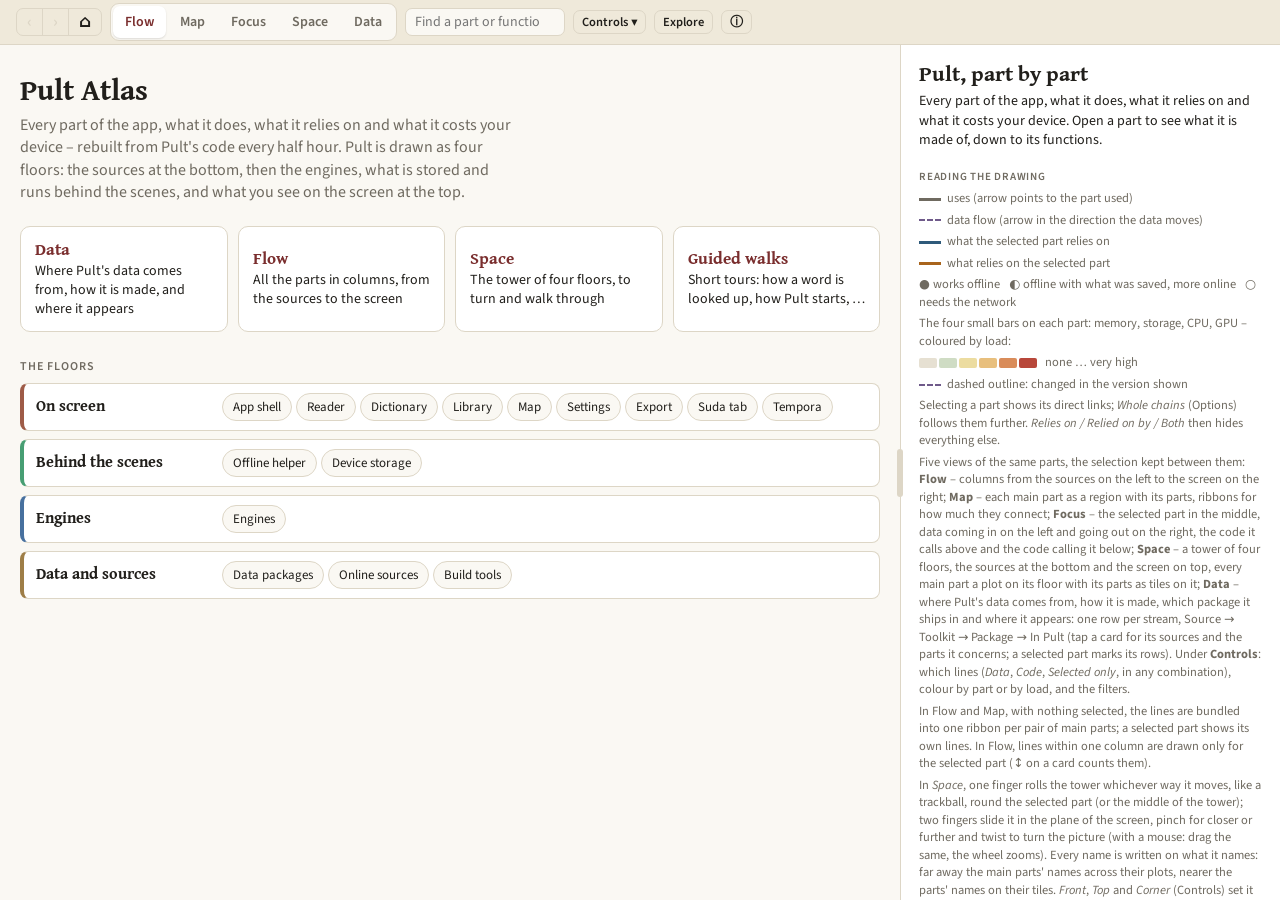
<file: index.html>
<!doctype html>
<html lang="en">
<head>
<meta charset="utf-8">
<meta name="viewport" content="width=device-width, initial-scale=1, maximum-scale=1, user-scalable=no, viewport-fit=cover">
<meta name="description" content="Every part of Pult, how the parts connect, what they cost the device, and how they grew version by version.">
<meta name="theme-color" content="#1a2027">
<meta name="apple-mobile-web-app-capable" content="yes">
<meta name="mobile-web-app-capable" content="yes">
<meta name="apple-mobile-web-app-status-bar-style" content="black-translucent">
<meta name="apple-mobile-web-app-title" content="Pult Atlas">
<link rel="manifest" href="manifest.webmanifest">
<link rel="icon" href="icon-192.png">
<link rel="apple-touch-icon" href="icon-180.png">
<link rel="stylesheet" href="fonts.css">
<style>
:root { height: 100%; }   /* the bars carry the safe areas themselves, so the page fills the screen */
body { margin: 0; font: 14px system-ui, sans-serif; }
img { max-width: 100%; }
</style>
<title>Pult Component Atlas</title>
<style>
/* Layout: the drawing fills the screen between a slim bar of controls and a slim version bar; a part's panel slides in over it. */
:root {   /* Pult's own colours (lesepult/style.css), light; dark below */
  --bg: #faf8f3; --surface: #ffffff; --ink: #211f1b; --mut: #6f6a60; --line: #ddd6c6; --soft: #efe9da;
  --acc: #7a2e2e;          /* Pult's burgundy: the selection */
  --up: #2e5a7a;           /* Pult's blue: what the selected part uses */
  --down: #a8641c;         /* ochre: what uses the selected part */
  --flow: #6f5a8a;         /* data flows */
  --add: #3f7a4a;          /* new in a later version */
  --h0: #e6e0d2; --h1: #cfdcc4; --h2: #ecdca0; --h3: #e8bf7d; --h4: #d98c5a; --h5: #b8473a;
  --display: "Gentium Book Plus", Georgia, serif; --ui: "Source Sans 3", -apple-system, system-ui, "Segoe UI", sans-serif; --mono: "IBM Plex Mono", ui-monospace, monospace;
}
:root[data-theme="dark"] {
  --bg: #1b1a18; --surface: #232220; --ink: #e9e5db; --mut: #a29c90; --line: #3a3833; --soft: #2a2926;
  --acc: #e3a586; --up: #8fbbe0; --down: #d9a05b; --flow: #b49ac8; --add: #8fcf8f;
  --h0: #34322d; --h1: #3d5240; --h2: #6b5f30; --h3: #7d5a2c; --h4: #8a4a30; --h5: #8f3a32; color-scheme: dark }
html, body { height: 100%; }
html { touch-action: manipulation; -webkit-text-size-adjust: 100%; text-size-adjust: 100%; }   /* no double-tap zoom, no automatic text enlarging */
body { height: 100dvh; }   /* Safari: exactly the visible screen, not the area behind its toolbars */
[hidden] { display: none !important; }
body { background: var(--bg); color: var(--ink); font: 14px/1.4 var(--ui); display: flex; flex-direction: column; overflow: hidden; }
header { display: flex; flex-wrap: wrap; align-items: center; gap: 4px 8px; padding-top: max(3px, env(safe-area-inset-top, 0px)); padding-bottom: 3px; padding-left: max(16px, env(safe-area-inset-left, 0px)); padding-right: max(16px, env(safe-area-inset-right, 0px)); border-bottom: 1px solid var(--line); background: var(--surface); }
h1 { font: 700 17px/1.1 var(--display); flex: none; margin: 0; letter-spacing: .01em; white-space: nowrap; }
h1 small { font: 400 12px var(--ui); color: var(--mut); margin-left: 6px; }
.grp { display: flex; align-items: center; gap: 6px; flex-wrap: wrap; }
.lab { font-size: 11px; text-transform: uppercase; letter-spacing: .06em; color: var(--mut); }
.seg { flex: none; display: inline-flex; border: 1px solid var(--line); border-radius: 7px; overflow: hidden; }
.seg button { border: 0; background: transparent; color: var(--ink); padding: 2px 7px; font: 600 12.5px var(--ui); cursor: pointer; white-space: nowrap; }
.seg button + button { border-left: 1px solid var(--line); }
.seg button[aria-pressed="true"] { background: var(--ink); color: var(--surface); }
button.plain[aria-pressed="true"] { background: var(--ink); color: var(--surface); }
button.plain { flex: none; border: 1px solid var(--line); background: transparent; color: var(--ink); border-radius: 7px; padding: 2px 8px; font: 600 12.5px var(--ui); cursor: pointer; white-space: nowrap; }
.rng { flex: none; display: inline-flex; align-items: center; gap: 6px; font-size: 12.5px; color: var(--mut); }
.rng input { width: 110px; accent-color: var(--acc); }
.menu { position: fixed; z-index: 30; right: max(16px, env(safe-area-inset-right, 0px)); background: var(--surface); border: 1px solid var(--line); border-radius: 9px; box-shadow: 0 10px 28px rgba(0,0,0,.2); padding: 10px 12px; display: grid; gap: 8px; }
.menu .row { display: flex; gap: 8px; }
button:focus-visible, input:focus-visible { outline: 2px solid var(--acc); outline-offset: 2px; }
.chk { display: inline-flex; align-items: center; gap: 5px; font-size: 13px; cursor: pointer; user-select: none; }
.search { position: relative; flex: 1 1 150px; min-width: 90px; max-width: 280px; }
header .seg.nb { display: inline-flex !important; }
.seg.nb button { font-size: 17px; padding: 1px 10px; }
.seg.nb button:disabled { color: var(--line); cursor: default; }
@media (max-width: 1440px) { h1 { display: none; } .rng input { width: 80px; } .rng span, #optBtn .t { display: none; } .search { flex-basis: 130px; max-width: 160px; } }
.seg .s, button .s { display: none; }
@media (max-width: 560px) { .rng span { display: none; } .rng input { width: 48px; } #optBtn .t { display: none; } header { gap: 4px 5px; padding-left: max(8px, env(safe-area-inset-left, 0px)); padding-right: max(8px, env(safe-area-inset-right, 0px)); }
  .seg .l, button .l { display: none; } .seg .s, button .s { display: inline; } .seg button { padding: 2px 6px; } .search { flex: 1 1 60px; min-width: 56px; }
  .seg.nb button { padding: 1px 6px; } button.plain { padding: 2px 7px; } .rng input { width: 44px; } }

.search input { width: 100%; box-sizing: border-box; border: 1px solid var(--line); border-radius: 7px; padding: 3px 9px; background: var(--bg); color: var(--ink); font: 14px var(--ui); }
.results { position: fixed; width: 300px; z-index: 20; top: 100%; left: 0; right: 0; margin-top: 4px; background: var(--surface); border: 1px solid var(--line); border-radius: 8px; box-shadow: 0 8px 24px rgba(0,0,0,.18); max-height: 50vh; overflow: auto; }
.results button { display: block; width: 100%; text-align: left; border: 0; background: transparent; color: var(--ink); padding: 7px 10px; cursor: pointer; font: 14px var(--ui); }
.results button:hover, .results button.on { background: var(--soft); }
.results small { color: var(--mut); display: block; font-size: 12px; }
main { flex: 1; display: flex; min-height: 0; position: relative; overflow: hidden; }
#start { position: absolute; inset: 0; overflow: auto; background: var(--bg); z-index: 3; padding: 28px max(16px, env(safe-area-inset-left, 0px)) 40px; }
#start .st-in { max-width: 860px; margin: 0 auto; }
#start h2 { font: 700 30px/1.1 var(--display); margin: 0 0 8px; }
#start .lede { font-size: 16px; color: var(--mut); max-width: 62ch; margin: 0 0 22px; }
#start .go { display: grid; grid-template-columns: repeat(auto-fill, minmax(190px, 1fr)); gap: 10px; margin: 0 0 26px; }
#start .go button { text-align: left; background: var(--surface); border: 1px solid var(--line); border-radius: 10px; padding: 12px 14px; cursor: pointer; color: var(--ink); font: 14px/1.35 var(--ui); min-height: 44px; }
#start .go button b { display: block; font: 700 17px/1.2 var(--display); color: var(--acc); margin-bottom: 3px; }
#start .go button:hover { border-color: var(--acc); }
#start h3 { font: 600 12px var(--ui); text-transform: uppercase; letter-spacing: .08em; color: var(--mut); margin: 0 0 8px; }
#start .floors { display: grid; gap: 8px; }
#start .fl { display: grid; grid-template-columns: 11rem 1fr; gap: 10px; align-items: baseline; background: var(--surface); border: 1px solid var(--line); border-left: 4px solid var(--c); border-radius: 8px; padding: 9px 12px; }
#start .fl b { font: 700 16px/1.2 var(--display); }
#start .fl .ps { display: flex; flex-wrap: wrap; gap: 4px; }
#start .fl .ps button { font: 13px var(--ui); border: 1px solid var(--line); border-radius: 14px; padding: 3px 10px; min-height: 28px; background: var(--bg); color: var(--ink); cursor: pointer; }
@media (max-width: 600px) { #start .fl { grid-template-columns: 1fr; } }
#stage { flex: 1; min-width: 0; min-height: 0; position: relative; user-select: none; -webkit-user-select: none; -webkit-touch-callout: none; }
#cv3 { position: absolute; inset: 0; width: 100%; height: 100%; display: block; touch-action: none; cursor: grab; }   /* (absolute: the drawing never holds its area open – the pane beside or below can take the room) */
#cv3:active { cursor: grabbing; }
#panel { flex: none; width: 380px; max-width: 46vw; border-left: 1px solid var(--line); background: var(--surface); overflow: auto; padding: 16px 18px; padding-right: max(18px, env(safe-area-inset-right, 0px)); box-sizing: border-box; }   /* a fixed pane beside the drawing */
#panel h2 { font: 700 22px/1.15 var(--display); margin: 0 0 4px; padding-right: 30px; text-wrap: balance; }
body:not(.open) #pclose { display: none; }
#pnav:has(#pback:disabled):has(#pfwd:disabled) #pback, #pnav:has(#pback:disabled):has(#pfwd:disabled) #pfwd { display: none; }
#pnav { position: sticky; top: 0; float: right; margin: -6px -6px 0 8px; z-index: 1; display: flex; gap: 4px; background: var(--surface); }
#pnav button { font-size: 17px; } #pnav button:disabled { color: var(--line); cursor: default; }
#pclose { background: var(--surface); }
#panel h3 { font: 600 11px var(--ui); text-transform: uppercase; letter-spacing: .07em; color: var(--mut); margin: 18px 0 6px; }
/* a part's page: its sections fold, as Pult's dictionary sources do */
#panel details.sec { border-top: 1px solid var(--line); }
#panel details.sec > summary { list-style: none; cursor: pointer; padding: 9px 0; font: 600 15px var(--ui); display: flex; align-items: baseline; gap: 8px; color: var(--ink); }
#panel details.sec > summary::-webkit-details-marker { display: none; }
#panel details.sec > summary::before { content: '▸'; color: var(--mut); font-size: 12px; transition: transform .15s; display: inline-block; }
#panel details.sec[open] > summary::before { transform: rotate(90deg); }
#panel details.sec > summary h3 { all: unset; }
#panel details.sec > :not(summary):last-child { margin-bottom: 12px; }
.touch #panel details.sec > summary { min-height: 44px; align-items: center; padding: 0; font-size: calc(15px * var(--k)); }
#panel p { margin: 6px 0; max-width: 65ch; }
.crumbs { font-size: 12px; color: var(--mut); }
.crumbs a { color: var(--mut); cursor: pointer; text-decoration: underline dotted; }
.pills { display: flex; flex-wrap: wrap; gap: 6px; margin: 8px 0; }
.pill { font-size: 12px; border: 1px solid var(--line); border-radius: 99px; padding: 2px 9px; }
.res { display: grid; grid-template-columns: 74px 1fr; gap: 6px 10px; align-items: start; }
.res .bar { display: flex; gap: 3px; margin-top: 4px; }
.res .bar i { width: 16px; height: 8px; border-radius: 2px; background: var(--soft); }
.res .note { grid-column: 2; font-size: 12.5px; color: var(--mut); margin-top: -2px; }
.res b { font-weight: 600; font-size: 13px; }
.list { list-style: none; padding: 0; margin: 0; font-size: 13px; }
.list li { padding: 3px 0; border-bottom: 1px solid var(--soft); display: flex; gap: 8px; justify-content: space-between; }
.list code, .mono { font: 12px var(--mono); }
.list a { color: var(--ink); cursor: pointer; }
.list .k { color: var(--mut); font-variant-numeric: tabular-nums; white-space: nowrap; }
.dirup { color: var(--up); } .dirdown { color: var(--down); } .dirflow { color: var(--flow); }
.glist { list-style: none; padding: 0; margin: 8px 0; }
.glist li { border-top: 1px solid var(--line); }
.glist a { display: block; padding: 9px 2px; cursor: pointer; color: var(--ink); }
.glist b { display: block; font-size: 15px; } .glist span { color: var(--mut); font-size: 12.5px; }
.steps { display: flex; gap: 5px; flex-wrap: wrap; margin: 8px 0; }
.steps button { min-width: 28px; height: 28px; border-radius: 14px; border: 1px solid var(--line); background: transparent; color: var(--ink); font: 600 12.5px var(--ui); cursor: pointer; }
.steps button.done { background: var(--soft); }
.steps button[aria-current="true"] { background: var(--acc); border-color: var(--acc); color: #fff; }
.stepnav { display: flex; flex-wrap: wrap; gap: 6px; margin: 10px 0; }
.ghl { border-left: 3px solid var(--acc); background: var(--soft); border-radius: 0 7px 7px 0; padding: 6px 10px; }
.ghl p { margin: 4px 0; }
.lab { font-size: 11px; text-transform: uppercase; letter-spacing: .06em; color: var(--mut); }
.hintp { font-size: 12.5px; color: var(--mut); }
.hintp a, .list a.ic, a.ic { cursor: pointer; color: var(--acc); text-decoration: none; }
.sub { font-size: 12px; color: var(--mut); }
.tag { font: 600 10.5px var(--ui); border-radius: 4px; padding: 0 5px; margin-left: 5px; background: var(--soft); color: var(--mut); }
.sup { padding-left: 22px; margin: 6px 0; font-size: 13px; }
.sup li { padding: 4px 4px; border-radius: 6px; cursor: pointer; }
.sup li.on { background: var(--soft); outline: 2px solid var(--acc); }
.tree li { border-bottom: 0; padding-top: 1px; padding-bottom: 1px; }
.cmp { display: grid; gap: 6px; margin: 8px 0; } .cmp label { display: flex; gap: 8px; align-items: center; font-size: 12.5px; } .cmp input { flex: 1; accent-color: var(--acc); }
.add { color: var(--add); }
#tq { width: 100%; box-sizing: border-box; border: 1px solid var(--line); border-radius: 7px; padding: 5px 9px; background: var(--bg); color: var(--ink); font: 14px var(--ui); margin: 6px 0; }
#tdir { margin: 4px 0; }
button.sm { font-size: 11.5px; padding: 0 7px; margin-left: 6px; text-transform: none; letter-spacing: 0; }
#inside { width: 100%; display: block; }
.backg { display: inline-block; margin-bottom: 6px; font-size: 12.5px; color: var(--acc); cursor: pointer; }
#mini { flex: 1 1 340px; min-width: 260px; max-width: 760px; height: 30px; border-radius: 6px; cursor: pointer; display: block; }   /* the overview strip in the top bar */
.legend { font-size: 12.5px; color: var(--mut); display: grid; gap: 4px; }
.legend span.sw { display: inline-block; width: 22px; height: 3px; vertical-align: middle; margin-right: 6px; }
.heat { display: flex; gap: 2px; align-items: center; }
.heat i { width: 18px; height: 10px; border-radius: 2px; }
body:not(.verbar) footer { display: none; }
footer { border-top: 1px solid var(--line); background: var(--surface); padding-top: 2px; padding-bottom: max(2px, env(safe-area-inset-bottom, 0px)); padding-left: max(16px, env(safe-area-inset-left, 0px)); padding-right: max(16px, env(safe-area-inset-right, 0px)); display: flex; gap: 10px; align-items: center; }
footer #play { padding: 1px 8px; }
.track { position: relative; flex: 1 1 45%; min-width: 120px; height: 22px; }
.track input { position: absolute; inset: 0; width: 100%; margin: 0; background: transparent; }
footer input[type=range] { accent-color: var(--acc); }
#verInfo { flex: 1 1 55%; min-width: 0; font-size: 12px; color: var(--mut); white-space: nowrap; overflow: hidden; text-overflow: ellipsis; font-variant-numeric: tabular-nums; }
#verInfo b { color: var(--ink); }
#spark { position: absolute; inset: 0; height: 22px; width: 100%; display: block; opacity: .7; }
.node rect.box { stroke: var(--line); stroke-width: 1; }
.node text { fill: var(--ink); font: 600 12.5px var(--ui); pointer-events: none; }
.node text.sub { font: 400 10.5px var(--mono); fill: var(--mut); }
.node { cursor: pointer; }
.node.sel rect.box { stroke: var(--acc); stroke-width: 2.5; }
.node.chg rect.box { stroke: var(--flow); stroke-width: 2; stroke-dasharray: 4 3; }
.node.fade, .edge.fade { opacity: .05; }
.node.off { opacity: .32; }
.group > rect { fill: none; stroke: var(--line); stroke-dasharray: 3 3; }
.group > text { fill: var(--mut); font: 600 11px var(--ui); letter-spacing: .05em; text-transform: uppercase; }
.tier text { fill: var(--mut); font: italic 400 15px var(--display); }
.tier line { stroke: var(--line); }
.edge { fill: none; stroke: var(--mut); stroke-opacity: .35; }
.edge.flow { stroke: var(--flow); stroke-dasharray: 5 3; stroke-opacity: .55; }
.edge.up { stroke: var(--up); stroke-opacity: .95; }
.edge.down { stroke: var(--down); stroke-opacity: .95; }
.elabel { font: 11px var(--ui); fill: var(--ink); paint-order: stroke; stroke: var(--bg); stroke-width: 3px; pointer-events: none; }
.hint { position: absolute; left: 12px; bottom: 10px; font-size: 12px; color: var(--mut); background: color-mix(in srgb, var(--bg) 85%, transparent); padding: 4px 8px; border-radius: 6px; pointer-events: none; }
.tip { position: absolute; pointer-events: none; background: var(--surface); border: 1px solid var(--line); border-radius: 7px; padding: 6px 9px; font-size: 12.5px; max-width: 280px; box-shadow: 0 6px 18px rgba(0,0,0,.15); z-index: 5; }
@media (orientation: portrait) {   /* portrait (phone or iPad held upright): the pane at the bottom */
  main { flex-direction: column; }
  #panel { width: auto; max-width: none; height: 44%; border-left: 0; border-top: 1px solid var(--line); padding-left: max(16px, env(safe-area-inset-left, 0px)); }
  .touch #panel { width: auto; }
  h1 small { display: none; }
}
/* touch screens: finger-sized controls; --k is the Size setting (Normal 1 = 44 px, Large 1.25, Extra large 1.5) */
:root { --k: 1; }
.touch header { gap: calc(6px * var(--k)) calc(8px * var(--k)); padding-bottom: 5px; }
.touch .seg button, .touch button.plain { min-height: calc(44px * var(--k)); min-width: calc(44px * var(--k)); padding: 0 calc(12px * var(--k)); font-size: calc(15px * var(--k)); }
.touch .seg.nb button { font-size: calc(20px * var(--k)); }
.touch .search input, .touch #tq { min-height: calc(44px * var(--k)); font-size: calc(16px * var(--k)); }
.touch .search { max-width: calc(280px * var(--k)); }
.touch input[type=range] { height: calc(44px * var(--k)); }
.touch .rng input { width: calc(110px * var(--k)); }
.touch footer { padding-top: 4px; } .touch footer #play { min-height: calc(44px * var(--k)); min-width: calc(52px * var(--k)); } .touch .track { height: calc(44px * var(--k)); }
.touch #verInfo { font-size: calc(12px * var(--k)); } .touch .hint { font-size: calc(12px * var(--k)); }
.touch #panel { width: calc(380px * var(--k)); max-width: 46vw; font-size: calc(14px * var(--k)); }
.touch #panel h2 { font-size: calc(22px * var(--k)); } .touch #panel h3 { font-size: calc(11px * var(--k)); }
.touch .list { font-size: calc(13px * var(--k)); } .touch .list code, .touch .mono { font-size: calc(12px * var(--k)); }
.touch .pill, .touch .crumbs, .touch .hintp, .touch .sub, .touch .legend { font-size: calc(12.5px * var(--k)); }
.touch #pnav button { min-height: calc(44px * var(--k)); min-width: calc(44px * var(--k)); font-size: calc(17px * var(--k)); }
.touch .list li { min-height: calc(44px * var(--k)); align-items: center; padding: 2px 0; }
.touch .list a, .touch .crumbs a, .touch .hintp a { display: inline-block; padding: calc(8px * var(--k)) 0; }
.touch a.ic { display: inline-flex; align-items: center; justify-content: center; min-width: calc(40px * var(--k)); min-height: calc(40px * var(--k)); font-size: calc(17px * var(--k)); }
.touch .steps button { min-width: calc(44px * var(--k)); height: calc(44px * var(--k)); border-radius: 99px; font-size: calc(15px * var(--k)); }
.touch .glist a { padding: calc(13px * var(--k)) 2px; } .touch .glist b { font-size: calc(15px * var(--k)); } .touch .glist span { font-size: calc(12.5px * var(--k)); }
.touch .sup { font-size: calc(13px * var(--k)); } .touch .sup li { padding: calc(10px * var(--k)) 6px; }
.touch .menu { font-size: calc(14px * var(--k)); } .touch .chk { min-height: calc(44px * var(--k)); font-size: calc(15px * var(--k)); } .touch .chk input { width: calc(22px * var(--k)); height: calc(22px * var(--k)); }
.touch .menu .row button { min-height: calc(44px * var(--k)); }
.touch .results { width: calc(300px * var(--k)); } .touch .results button { min-height: calc(44px * var(--k)); font-size: calc(14px * var(--k)); }
.touch .backg { padding: calc(10px * var(--k)) 0; font-size: calc(14px * var(--k)); }
.touch button.sm { min-height: calc(36px * var(--k)); font-size: calc(13px * var(--k)); }
.touch #mini { height: 44px; }
@media (max-width: 560px) { #mini { display: none; } }
.touch .res { font-size: calc(13px * var(--k)); } .touch .res .bar i { width: calc(16px * var(--k)); height: calc(8px * var(--k)); } .touch .res .note { font-size: calc(12.5px * var(--k)); }
.touch .res { grid-template-columns: calc(74px * var(--k)) 1fr; } .touch .res b { font-size: calc(13px * var(--k)); }
.touch h1 { font-size: calc(17px * var(--k)); } .touch h1 small { font-size: calc(12px * var(--k)); } .touch .rng { font-size: calc(12.5px * var(--k)); }
.touch .tip { font-size: calc(12.5px * var(--k)); max-width: calc(280px * var(--k)); }
@media (orientation: portrait) { .touch #panel { width: auto; max-width: none; } }
.touch header .seg button, .touch header button.plain { min-height: 44px; min-width: 44px; padding: 0 11px; font-size: 15px; }
.touch header .seg.nb button { font-size: 19px; } .touch header .search input { min-height: 44px; font-size: 16px; } .touch header .search { max-width: 280px; }
.touch header input[type=range] { height: 44px; } .touch header .rng input { width: 110px; } .touch header { gap: 6px 8px; }
.touch h1 { font-size: 17px; } .touch h1 small { font-size: 12px; } .touch .rng { font-size: 12.5px; }
/* the version bar stays slim */
.touch footer { padding-top: 1px; } .touch footer #play { min-height: 34px; min-width: 44px; padding: 0 10px; font-size: 14px; } .touch .track { height: 34px; }
.touch footer input[type=range] { height: 34px; } .touch #verInfo { font-size: 13px; }
#divider { flex: none; width: 16px; margin: 0 -8px; position: relative; z-index: 5; cursor: col-resize; touch-action: none; }
#divider::after { content: ''; position: absolute; top: 50%; left: 50%; width: 6px; height: 48px; border-radius: 3px; background: var(--line); transform: translate(-50%, -50%); }
#divider:hover::after, #divider.drag::after { background: var(--acc); }
body.paneShut #panel { padding: 0; border: 0; overflow: hidden; }
body.paneShut #divider, .touch body.paneShut #divider { margin: 0; background: var(--soft); border-left: 1px solid var(--line); }   /* closed: the handle stays wholly on screen, to drag the pane back out (or double-tap) */
@media (orientation: portrait) { body.paneShut #divider, .touch body.paneShut #divider { border-left: 0; border-top: 1px solid var(--line); } }
.touch #divider { width: 28px; margin: 0 -14px; } .touch #divider::after { width: 8px; height: 64px; }
@media (orientation: portrait) { #divider { width: auto; height: 16px; margin: -8px 0; cursor: row-resize; } #divider::after { width: 48px; height: 6px; } .touch #divider { width: auto; height: 28px; margin: -14px 0; } .touch #divider::after { width: 64px; height: 8px; } }
body:not(.v-space) #segSnap, body:not(.v-space) .rng { display: none; }
/* the top bar, as in Pult: one row in Pult's bar colour – ‹ › ⌂, the views as tabs, search, Controls, Explore, ⓘ; every other switch
   lives in the Controls tray that drops over the drawing. On a phone the tabs take a second row. */
header { background: var(--soft); border-bottom: 1px solid var(--line); min-height: 44px; box-sizing: border-box; }
.tabs { flex: none; display: inline-flex; gap: 2px; background: var(--bg); border: 1px solid var(--line); border-radius: 9px; padding: 2px; }
.tabs button { border: 0; background: transparent; color: var(--mut); font: 600 14px var(--ui); padding: 4px 12px; border-radius: 7px; cursor: pointer; min-height: 32px; }
.tabs button[aria-pressed="true"] { background: var(--surface); color: var(--acc); box-shadow: 0 1px 2px rgba(0,0,0,.12); }
.touch .tabs button { min-height: 38px; padding: 0 13px; font-size: 15px; }
/* a phone: still one line – ‹ › give way to the phone's own back gesture, the search becomes 🔍 (its field opens over the
   bar), ⓘ moves into Controls */
#qBtn, #infoBtn2 { display: none; }
@media (max-width: 700px) {
  #navBtns #back, #navBtns #fwd { display: none; }
  body.compact header .search { display: none; } #qBtn { display: inline-flex; align-items: center; justify-content: center; }
  body.searching header .search { display: block; position: absolute; left: max(8px, env(safe-area-inset-left, 0px)); right: max(8px, env(safe-area-inset-right, 0px)); top: max(3px, env(safe-area-inset-top, 0px)); max-width: none; z-index: 5; }
  body.searching header .search input { height: 44px; font-size: 16px; }
  header #infoBtn { display: none; } #infoBtn2 { display: inline-flex; align-items: center; }
  .tabs { flex: 1 1 auto; min-width: 0; } .tabs button { flex: 1; padding: 4px 2px; font-size: 13.5px; min-width: 0; }
  .touch .tabs button { padding: 0 2px; font-size: 14px; }
  header { gap: 4px; }
}
@media (max-width: 400px) { .touch header button.plain, .touch header .seg.nb button { min-width: 38px; padding: 0 5px; } header { padding-left: max(6px, env(safe-area-inset-left, 0px)) !important; padding-right: max(6px, env(safe-area-inset-right, 0px)) !important; }
  .tabs { padding: 1px; gap: 0; } .tabs button, .touch .tabs button { font-size: 12.5px; padding: 0 1px; letter-spacing: -.01em; } }
#ctlWrap { display: contents; } #ctlBtn { display: none; }
.touch #tray .seg button, .touch #tray button.plain { min-height: 44px; min-width: 44px; padding: 0 11px; font-size: 15px; } .touch #tray .rng input { width: 110px; height: 44px; } .touch #tray .rng { font-size: 13px; }
body.compact #ctlBtn { display: inline-flex; align-items: center; justify-content: center; }
#tray { position: fixed; z-index: 25; left: 0; right: 0; background: var(--surface); border-bottom: 1px solid var(--line); box-shadow: 0 12px 28px rgba(0,0,0,.22); padding: 10px max(16px, env(safe-area-inset-right, 0px)) 12px max(16px, env(safe-area-inset-left, 0px)); }
#tray { padding-top: 6px; padding-bottom: 6px; }
#tray #ctlWrap { display: flex; flex-wrap: nowrap; gap: 8px; align-items: center; overflow-x: auto; overscroll-behavior-x: contain; scrollbar-width: none; -webkit-overflow-scrolling: touch; }   /* always one line: what does not fit scrolls sideways */
#tray #ctlWrap::-webkit-scrollbar { display: none; }
#tray #ctlWrap > * { flex: none; }
#tray.more-r #ctlWrap { -webkit-mask-image: linear-gradient(to right, #000 calc(100% - 36px), transparent); mask-image: linear-gradient(to right, #000 calc(100% - 36px), transparent); }
#tray.more-l #ctlWrap { -webkit-mask-image: linear-gradient(to left, #000 calc(100% - 36px), transparent); mask-image: linear-gradient(to left, #000 calc(100% - 36px), transparent); }
#tray.more-l.more-r #ctlWrap { -webkit-mask-image: linear-gradient(to right, transparent, #000 36px, #000 calc(100% - 36px), transparent); mask-image: linear-gradient(to right, transparent, #000 36px, #000 calc(100% - 36px), transparent); }
body.compact #ctlBtn[aria-expanded="true"] { background: var(--ink); color: var(--surface); }
body.compact header { flex-wrap: nowrap; position: relative; } body.compact .search { flex: 1 1 80px; min-width: 70px; }
.hint:empty { display: none; }
.sizes { display: flex; align-items: center; gap: 8px; font-size: 13px; }
@media (max-width: 560px) { .touch .seg button, .touch button.plain, .touch header .seg button, .touch header button.plain { padding: 0 9px; } .touch .rng input { width: 64px; } }
@media (prefers-reduced-motion: reduce) { * { transition: none !important; animation: none !important; } }
</style>
</head>
<body>


<header>
  <h1>Pult Atlas<small id="hdrVer"></small></h1>
  <div class="seg nb" id="navBtns"><button id="back" title="Back to the previous part (Alt + ←)" aria-label="Back" disabled>‹</button><button id="fwd" title="Forward (Alt + →)" aria-label="Forward" disabled>›</button><button id="home" title="The start page" aria-label="Start page">⌂</button></div>
  <div class="tabs" id="segView" role="tablist" title="View"><button data-v="flow" aria-label="Flow: columns from sources to screen">Flow</button><button data-v="map" aria-label="Map: regions with their parts">Map</button><button data-v="focus" aria-label="Focus: one part and its neighbours">Focus</button><button data-v="space" aria-label="Space: a tower of four floors">Space</button><button data-v="data" aria-label="Data: where the data comes from and where it appears">Data</button></div>
  <button class="plain" id="qBtn" aria-label="Find a part or function" title="Find a part or function">🔍</button>
  <div class="search"><input id="q" type="search" placeholder="Find a part or function…" autocomplete="off" aria-label="Find a part"><div class="results" id="res" hidden></div></div>
  <button class="plain" id="ctlBtn" aria-expanded="false" title="Views, lines, colours and filters"><span class="l">Controls ▾</span><span class="s">☰</span></button>
  <div id="ctlWrap">
  <div class="seg" id="segLines" title="Which lines to draw"><button data-l="ldata" title="data flows (dashed, violet)">Data</button><button data-l="lcode" title="code that calls other code (grey)">Code</button><button data-l="lsel" title="only the lines of the selected or lit parts"><span class="l">Selected only</span><span class="s">Sel.</span></button></div>
  <div class="seg" id="segSnap" title="Turn the tower to"><button data-snap="front">Front</button><button data-snap="top">Top</button><button data-snap="corner">Corner</button></div>
  <div class="seg" id="segMetric" title="Colour by"><button data-v="part" aria-pressed="true">Part</button><button data-v="mem" aria-pressed="false" title="Memory">Mem</button><button data-v="store" aria-pressed="false" title="Storage" aria-label="Storage"><span class="l">Store</span><span class="s">Sto</span></button><button data-v="cpu" aria-pressed="false">CPU</button><button data-v="gpu" aria-pressed="false">GPU</button></div>
  <div class="seg" id="segFocus" title="With a part selected, show only…"><button data-v="all" aria-pressed="true">All</button><button data-v="up" aria-pressed="false" title="only what the selected part relies on" aria-label="Relies on"><span class="l">Relies on</span><span class="s">↑</span></button><button data-v="down" aria-pressed="false" title="only what relies on the selected part" aria-label="Relied on by"><span class="l">Relied on by</span><span class="s">↓</span></button><button data-v="both" aria-label="Both" aria-pressed="false" title="only the selected part's connections"><span class="l">Both</span><span class="s">↕</span></button></div>
  <label class="rng" title="The height between the floors"><span>Floors</span> <input type="range" id="spread" min="0.4" max="3" step="0.05" value="1" aria-label="Spacing"></label>
  <button class="plain" id="infoBtn2" title="How to read the drawing">ⓘ How to read it</button>
  <button class="plain" id="optBtn" aria-expanded="false" title="Options"><span class="t">Options </span>▾</button>
  </div>
  <canvas id="mini" aria-label="Overview: the main parts by floor; tap one to go there"></canvas>
  <button class="plain" id="guideBtn" aria-pressed="false" title="Guided walks, start-up, traces, data, health, versions" aria-label="Explore"><span class="l">Explore</span><span class="s">✦</span></button>
  <button class="plain" id="infoBtn" title="How to read the drawing" aria-label="How to read the drawing">ⓘ</button>
</header>
<div id="tray" hidden></div>
<div class="menu" id="opts" hidden>
  <label class="chk"><input type="checkbox" id="ind" checked> Load indicators</label>
  <label class="chk"><input type="checkbox" id="offv"> Offline view</label>
  <label class="chk"><input type="checkbox" id="lbl"> Flow labels</label>
  <label class="chk"><input type="checkbox" id="chain"> Whole chains</label>
  <div class="sizes">Theme <div class="seg" id="segTheme"><button data-v="pult" title="As set in Pult on this device">As in Pult</button><button data-v="light">Light</button><button data-v="dark">Dark</button></div></div>
  <div class="sizes">Size <div class="seg" id="segSize"><button data-v="1">Normal</button><button data-v="1.25">Large</button><button data-v="1.5">Extra large</button></div></div>
  <div class="row"><button class="plain" id="expAll">Expand all</button><button class="plain" id="colAll">Collapse</button></div>
</div>
<main>
  <div id="stage"><canvas id="cv3" aria-label="Components of Pult and how they connect"></canvas><div id="start" hidden></div><div class="hint" id="hint" aria-live="polite"></div><div class="tip" id="tip" hidden></div></div>
  <div id="divider" role="separator" aria-orientation="vertical" aria-label="Drag to change the width of the pane, all the way to the edge to close it" tabindex="0"></div>
  <aside id="panel" aria-label="About the part"><div id="pnav"><button class="plain" id="pback" aria-label="Back" title="Back" disabled>‹</button><button class="plain" id="pfwd" aria-label="Forward" title="Forward" disabled>›</button><button class="plain" id="pclose" aria-label="Close">✕</button></div><div id="pbody"></div></aside>
</main>
<footer>
  <button class="plain" id="play" aria-label="Play through the versions">▶</button>
  <div class="track"><svg id="spark" aria-hidden="true"></svg><input type="range" id="ver" min="0" max="0" value="0" aria-label="Version"></div>
  <div id="verInfo"></div>
</footer>

<script src="d3.min.js"></script>
<script>
addEventListener('error', e => { const h = document.getElementById('hint'); if (h) { h.textContent = 'Error: ' + (e.message || e.error) + ' (' + (e.filename || '').split('/').pop() + ':' + e.lineno + ')'; h.style.color = '#c2410c'; } });
addEventListener('unhandledrejection', e => { const h = document.getElementById('hint'); if (h) { h.textContent = 'Error: ' + (e.reason?.message || e.reason); h.style.color = '#c2410c'; } });
const $ = s => document.querySelector(s), esc = s => String(s ?? '').replace(/[&<>"]/g, c => ({ '&': '&amp;', '<': '&lt;', '>': '&gt;', '"': '&quot;' }[c]));
const METRICS = { mem: 'Memory', store: 'Storage', cpu: 'CPU', gpu: 'GPU' };
const S = { view: 'flow', ldata: true, lcode: true, lsel: false, guide: null, hl: new Map(), play: 0, mini: innerWidth >= 560, info: false, arr: 'web', flat: false, metric: 'part', ind: true, offv: false, lbl: false, exp: new Set(), sel: null, ver: 0, depth: 1, focus: 'all', spread: 1, rot: 0 };
try { const k = JSON.parse(localStorage.getItem('atlas') || '{}'); Object.assign(S, { theme: ['pult', 'light', 'dark'].includes(k.theme) ? k.theme : 'pult', spread: k.spread || 1, metric: k.metric || 'part', ind: k.ind ?? true, size: k.size || null, paneW: k.paneW || null, paneH: k.paneH || null, view: ['flow', 'map', 'focus', 'space', 'data'].includes(k.view) ? k.view : 'flow', ldata: k.ldata ?? true, lcode: k.lcode ?? true, lsel: !!k.lsel }); } catch (_) {}
const keep = () => { try { localStorage.setItem('atlas', JSON.stringify({ theme: S.theme, metric: S.metric, ind: S.ind, spread: S.spread, size: S.size, paneW: S.paneW, paneH: S.paneH, view: S.view, ldata: S.ldata, lcode: S.lcode, lsel: S.lsel })); } catch (_) {} };
let MODEL, HIST, N = new Map(), OWN = new Map(), V = null, CK = [];

// ---------------------------------------------------------------- data
async function load() {
  const [m, h] = await Promise.all([fetch('model.json').then(r => r.json()), fetch('history.json').then(r => r.json())]);
  MODEL = m; HIST = h.commits;
  for (const c of m.components) N.set(c.id, { ...c, children: [] });
  for (const c of N.values()) { const p = c.id.includes('.') ? c.id.slice(0, c.id.lastIndexOf('.')) : null; c.parent = p && N.has(p) ? p : null; c.level = c.id.split('.').length; c.l1 = c.id.split('.')[0]; if (c.parent) N.get(c.parent).children.push(c.id); }
  for (const c of N.values()) for (const d of c.decls || []) OWN.set(d, c.id);
  // the versions: every commit rebuilt from the changes, with a full copy every 20 for the slider
  let st = { files: {}, decls: {}, du: {} };
  HIST.forEach((c, i) => { for (const k of ['files', 'decls', 'du']) for (const [n, x] of Object.entries(c[k] || {})) { if (x === null) delete st[k][n]; else st[k][n] = x; }
    if (i % 20 === 0) CK[i] = copySt(st); c._bytes = Object.values(st.decls).reduce((a, b) => a + b, 0); });
  S.ver = HIST.length - 1;
}
const copySt = st => ({ files: { ...st.files }, decls: { ...st.decls }, du: { ...st.du } });   // (the lists inside are never changed, only replaced)
function stateAt(i) {
  const b = Math.floor(i / 20) * 20, st = copySt(CK[b]);
  for (let j = b + 1; j <= i; j++) for (const k of ['files', 'decls', 'du']) for (const [n, x] of Object.entries(HIST[j][k] || {})) { if (x === null) delete st[k][n]; else st[k][n] = x; }
  return st;
}
const owner = k => OWN.get(k) || MODEL.fileDefault[k.split('|')[0]] || null;
function assetBytes(a, files) { let s = 0; for (const [k, v] of Object.entries(files)) if (k === a || k.startsWith(a.endsWith('/') ? a : a + '/') || (k.endsWith('/') && a.startsWith(k) && false)) s += v; return s; }
function computeVersion(i) {
  const st = stateAt(i), ex = new Set(), code = new Map(), asset = new Map(), edges = new Map(), chg = new Set(), fdecl = new Map();
  for (const [k, s] of Object.entries(st.decls)) { const o = owner(k); if (!o) continue; ex.add(o); code.set(o, (code.get(o) || 0) + s); (fdecl.get(o) || fdecl.set(o, []).get(o)).push([k, s]); }
  for (const c of N.values()) for (const a of c.assets || []) { const b = assetBytes(a, st.files); if (b) { ex.add(c.id); asset.set(c.id, (asset.get(c.id) || 0) + b); } }
  for (const c of N.values()) if (c.l1 === 'tools' && !c.children.length) ex.add(c.id);
  for (const [k, us] of Object.entries(st.du)) { const a = owner(k); if (!a) continue; for (const u of us) { const b = owner(u); if (b && b !== a) edges.set(a + '>' + b, (edges.get(a + '>' + b) || 0) + 1); } }
  for (const k of Object.keys(HIST[i].decls || {})) { const o = owner(k); if (o) chg.add(o); }
  // a part with no code or files of its own exists when a partner of its flows does (online sources); parents when a child does
  for (const f of MODEL.flows) { if (ex.has(f.from) && !hasOwn(f.to)) ex.add(f.to); if (ex.has(f.to) && !hasOwn(f.from)) ex.add(f.from); }
  for (const id of [...ex]) { let p = N.get(id)?.parent; while (p) { ex.add(p); p = N.get(p).parent; } }
  for (const id of [...chg]) { let p = N.get(id)?.parent; while (p) { chg.add(p); p = N.get(p).parent; } }
  const tot = (id, m) => { const c = N.get(id); return (m.get(id) || 0) + c.children.reduce((a, x) => a + tot(x, m), 0); };
  return { st, ex, code, asset, edges, chg, fdecl, tot };
}
const hasOwn = id => { const c = N.get(id); return c && ((c.decls || []).length || (c.assets || []).length); };
function rating(id, m) {   // its own estimate, else the highest of its parts
  const c = N.get(id); if (c.res?.[m]) return c.res[m][0];
  return c.children.reduce((a, x) => Math.max(a, V.ex.has(x) ? rating(x, m) : 0), 0);
}
const fmtB = b => b >= 1e9 ? (b / 1e9).toFixed(1) + ' GB' : b >= 1e6 ? (b / 1e6).toFixed(1) + ' MB' : b >= 1e3 ? Math.round(b / 1e3) + ' KB' : b + ' B';
function netOf(id) { const c = N.get(id); if (c.net) return c.net; const s = new Set(c.children.filter(x => V.ex.has(x)).map(netOf)); return s.size === 1 ? [...s][0] : s.size ? 'both' : 'offline'; }

// ---------------------------------------------------------------- what is shown: open parts replaced by their parts
function visible() {
  const out = []; const walk = id => { const c = N.get(id); if (!V.ex.has(id)) return; const kids = c.children.filter(x => V.ex.has(x)); if (S.exp.has(id) && kids.length) kids.forEach(walk); else out.push(id); };
  MODEL.l1.forEach(l => walk(l.id)); return out;
}
function rep(id, vis) { let x = id; while (x && !vis.has(x)) x = N.get(x)?.parent; return x; }
function visEdges(vis) {
  const E = new Map();
  for (const [k, n] of V.edges) { const [a, b] = k.split('>'), ra = rep(a, vis), rb = rep(b, vis); if (!ra || !rb || ra === rb) continue; const key = 'c|' + ra + '>' + rb; const e = E.get(key) || { a: ra, b: rb, kind: 'code', n: 0, labels: [] }; e.n += n; E.set(key, e); }
  for (const f of MODEL.flows) { if (!V.ex.has(f.from) || !V.ex.has(f.to)) continue; const ra = rep(f.from, vis), rb = rep(f.to, vis); if (!ra || !rb || ra === rb) continue; const key = 'f|' + ra + '>' + rb; const e = E.get(key) || { a: ra, b: rb, kind: 'flow', n: 0, labels: [] }; e.n++; if (e.labels.length < 3) e.labels.push(f.label); E.set(key, e); }
  return [...E.values()];
}
// what the selected part relies on (following uses and incoming flows) and what relies on it – near and further
function reach(sel, edges) {
  const dep = e => e.kind === 'code' ? [e.a, e.b] : [e.b, e.a];   // [the part that relies, the part relied on]
  const walk = dir => { const d = new Map([[sel, 0]]), q = [sel]; while (q.length) { const x = q.shift(); for (const e of edges) { const [u, v] = dep(e), [f, t] = dir ? [u, v] : [v, u]; if (f === x && !d.has(t) && d.get(x) < S.depth) { d.set(t, d.get(x) + 1); q.push(t); } } } d.delete(sel); return d; };
  return { up: walk(true), down: walk(false) };
}

// ---------------------------------------------------------------- drawing: one view, in space (or flattened)
const css = v => getComputedStyle(document.documentElement).getPropertyValue(v).trim();
const FAM = { screen: 14, behind: 150, engines: 212, sources: 38 };   // one muted family per floor: on screen red-brown, behind the scenes green-grey, engines slate, sources ochre
const HUE = id => { const l = MODEL.l1.find(l => l.id === N.get(id).l1); if (!l) return 210; const sib = MODEL.l1.filter(m => m.tier === l.tier), i = sib.indexOf(l), n = sib.length;
  return (FAM[l.tier] ?? 210) + (n > 1 ? (i / (n - 1) - 0.5) * Math.min(36, n * 7) : 0); };
const HUE0 = id => MODEL.l1.find(l => l.id === N.get(id).l1)?.hue ?? 210;   // (each main part's own hue: only as a thin edge)
function fill(id) {
  if (S.metric === 'part') { const lv = N.get(id).level, dark = document.documentElement.dataset.theme === 'dark'; return dark ? `hsl(${HUE(id)} 18% ${21 + lv * 4}%)` : `hsl(${HUE(id)} 30% ${89 - lv * 4}%)`; }
  return css('--h' + rating(id, S.metric));
}
const BW = 168, BH = 50;
const FAR0 = 70, FAR1 = 105;   // a card narrower on screen than FAR0 px shows only its name, large; wider than FAR1 px the whole card
function badge(x, b, hv, al) {   // the number of a lit part (its step, or how many steps away)
  const cx = b.x - b.w + 2, cy = b.y - b.h + 2, t = String(hv.n); x.save(); x.globalAlpha = Math.max(al, 0.9); x.font = '700 11px "Source Sans 3", sans-serif';
  const r = Math.max(9, x.measureText(t).width / 2 + 5); x.beginPath(); x.arc(cx, cy, r, 0, 7); x.fillStyle = hlCol(hv.t); x.fill();
  x.fillStyle = '#fff'; x.textAlign = 'center'; x.textBaseline = 'middle'; x.fillText(t, cx, cy + 0.5); x.restore(); }
function farLabel(x, id, q, al, isSel, chg) {   // isSel: the colour it is marked in, if any   // a distant part: its name in large letters, a bar of its colour beneath; returns its hit box
  const kz = (S.size || 1) * (TOUCH ? shrink() : 1), fs = Math.round((11 + 4 * Math.min(1, BW * q.s / FAR1)) * kz), maxW = 150 * kz, words = N.get(id).name.split(' '), ln = [''];
  x.font = `700 ${fs}px "Source Sans 3", sans-serif`;
  for (const w of words) { const t = ln[ln.length - 1] ? ln[ln.length - 1] + ' ' + w : w; if (x.measureText(t).width > maxW && ln[ln.length - 1] && ln.length < 2) ln.push(w); else ln[ln.length - 1] = t; }
  if (x.measureText(ln[ln.length - 1]).width > maxW) { let t = ln[ln.length - 1]; while (t.length > 3 && x.measureText(t + '…').width > maxW) t = t.slice(0, -1); ln[ln.length - 1] = t + '…'; }
  const lh = fs * 1.08, top = q.y - (ln.length * lh) / 2, wd = Math.max(...ln.map(t => x.measureText(t).width));
  x.save(); x.globalAlpha = al; x.textAlign = 'center'; x.textBaseline = 'middle'; x.lineJoin = 'round';
  x.lineWidth = 3; x.strokeStyle = css('--bg'); x.fillStyle = isSel || css('--ink');
  ln.forEach((t, i) => { const y = top + lh * (i + 0.5); x.strokeText(t, q.x, y); x.fillText(t, q.x, y); });
  const by = top + ln.length * lh + 1; x.fillStyle = fill(id); x.fillRect(q.x - wd / 2, by, wd, 3);
  if (isSel || chg) { x.strokeStyle = isSel || css('--flow'); x.lineWidth = 1.5; x.setLineDash(chg && !isSel ? [4, 3] : []); x.strokeRect(q.x - wd / 2 - 0.5, by - 0.5, wd + 1, 4); x.setLineDash([]); }
  x.restore(); return { id, x: q.x, y: q.y + 3, w: wd / 2 + 6, h: (ln.length * lh) / 2 + 8 };
}
function draw(refit) {
  V = V || computeVersion(S.ver);
  let vis = visible(), visSet = new Set(vis), edges = visEdges(visSet);
  // only what the selected part relies on, what relies on it, or both (near or, with Whole chains, further)
  if (S.sel && S.focus !== 'all' && visSet.has(S.sel)) { const r = reach(S.sel, edges), k = new Set([S.sel]);
    if (S.focus !== 'down') r.up.forEach((_, x) => k.add(x)); if (S.focus !== 'up') r.down.forEach((_, x) => k.add(x));
    vis = vis.filter(x => k.has(x)); visSet = k; edges = edges.filter(e => k.has(e.a) && k.has(e.b)); }
  L = { vis, edges: edges.filter(lineOn) };
  if (S.view === 'data') { T2.lay = layData(); run3d(); renderPanel(); return; }
  if (S.view === 'space') TW3.lay = layTower(vis); else lay2d();
  run3d(); renderPanel();
}
function fit(id) { if (S.view === 'data') return T2.lay?.pos?.has(id) ? fit2d(id) : null; return S.view === 'space' ? fitTower(id) : fit2d(id); }
// ---------------------------------------------------------------- the start page: what the atlas is, the floors, where to begin
function showStart(on) { $('#start').hidden = !on; document.body.classList.toggle('starting', on); if (on) renderStart(); }
function renderStart() {
  const dk = document.documentElement.dataset.theme === 'dark', fl = [...MODEL.tiers].reverse().reverse();
  const tierCol = t => `hsl(${FAM[t] ?? 210} ${dk ? 30 : 38}% ${dk ? 55 : 45}%)`;
  $('#start').innerHTML = `<div class="st-in"><h2>Pult Atlas</h2>
    <p class="lede">Every part of the app, what it does, what it relies on and what it costs your device – rebuilt from Pult's code every half hour. Pult is drawn as four floors: the sources at the bottom, then the engines, what is stored and runs behind the scenes, and what you see on the screen at the top.</p>
    <div class="go">
      <button data-v="data"><b>Data</b>Where Pult's data comes from, how it is made, and where it appears</button>
      <button data-v="flow"><b>Flow</b>All the parts in columns, from the sources to the screen</button>
      <button data-v="space"><b>Space</b>The tower of four floors, to turn and walk through</button>
      <button data-g="walks"><b>Guided walks</b>Short tours: how a word is looked up, how Pult starts, …</button>
    </div>
    <h3>The floors</h3><div class="floors">${MODEL.tiers.map(t => `<div class="fl" style="--c:${tierCol(t.id)}"><b>${esc(t.name)}</b><div class="ps">${MODEL.l1.filter(l => l.tier === t.id && V.ex.has(l.id)).map(l => `<button data-part="${l.id}">${esc(N.get(l.id).name)}</button>`).join('')}</div></div>`).join('')}</div></div>`; }
$('#start').onclick = e => { const b = e.target.closest('button'); if (!b) return; showStart(false);
  if (b.dataset.v) { S.view = b.dataset.v; [...$('#segView').children].forEach(x => x.setAttribute('aria-pressed', x.dataset.v === S.view)); keep(); viewChanged(); draw(); }
  else if (b.dataset.g) guide({ k: b.dataset.g }); else if (b.dataset.part) select(b.dataset.part); };
// ---------------------------------------------------------------- the Data view (datamap.json, written by hand; the build checks every part it names)
const DMC = { src: 38, tk: 212, pk: 150, ap: 14 };   // (the floors' colour families: sources ochre, toolkit slate, packages green-grey, in Pult red-brown)
// Drawn like Flow: four columns (Source, Toolkit, Package, In Pult) of rounded cards in the floors' colours, one row per
// stream of data with its name on the left, curved arrows from card to card along each row, the three layers beneath.
// A card shows its title; tapped, its details (sources, the parts it names) open in the pane. A selected part marks its rows.
function layData() {
  const D = MODEL.datamap; if (!D) return { kind: 'data', pos: new Map(), frames: [], heads: [], edges: [], empty: true };
  const keys = Object.keys(D.columns), GX = CW + 90, RH = CH + 34, X0 = 330, pos = new Map(), rows = [], heads = [];
  keys.forEach((k, c) => heads.push({ x: X0 + c * GX, y: -36, t: D.columns[k] }));
  D.streams.forEach((st, r) => { const y = r * RH; rows.push({ r, y, name: st.name, small: st.small });
    st.cells.forEach(cell => { const c = keys.indexOf(cell.k); pos.set(`dm:${r}:${cell.k}`, { x: X0 + c * GX, y: y + CH / 2, w: CW / 2, h: CH / 2, cell, st, c }); }); });
  const ly = D.streams.length * RH + 70;
  D.layers.forEach((l, i) => pos.set(`dm:L:${i}`, { x: X0 + i * GX, y: ly + 40 + CH / 2, w: CW / 2, h: CH / 2, layer: l, c: i }));
  const extra = rows.map(rw => ({ x: 105, y: rw.y + CH / 2, w: 105, h: CH / 2 }));   // (the streams' names, left of the cards – counted when fitting the view)
  return { kind: 'data', pos, frames: [], heads, edges: [], rows, layersY: ly, X0, GX, keys, extra };
}
const dmNear = pid => S.sel && (S.sel === pid || S.sel.startsWith(pid + '.') || pid.startsWith(S.sel + '.'));   // (the selected part, a part of it, or what it is part of)
function frameData(x, lay) {
  const dk = dark2(), fillOf = k => `hsl(${DMC[k] ?? 40} ${dk ? 18 : 30}% ${dk ? 24 : 88}%)`, edgeOf = k => `hsl(${DMC[k] ?? 40} ${dk ? 22 : 28}% ${dk ? 40 : 66}%)`;
  const fsH = Math.max(17, Math.min(40, 15 * KZ() / T2.k));
  // rows with a part of the selection: a band behind them
  for (const rw of lay.rows) { const hit = MODEL.datamap.streams[rw.r].cells.some(c => (c.parts || []).some(dmNear));
    if (hit) { x.globalAlpha = 1; x.fillStyle = `color-mix(in srgb, ${css('--acc')} ${dk ? 14 : 8}%, transparent)`; x.beginPath(); rrect(x, -20, rw.y - 14, lay.X0 + 3 * lay.GX + CW / 2 + 40, CH + 28, 14); x.fill(); } }
  // the column headings and the streams' names, as Flow's column headings
  x.fillStyle = css('--mut'); x.font = `italic ${fsH}px "Gentium Book Plus", Georgia, serif`; x.textAlign = 'center'; x.textBaseline = 'alphabetic';
  for (const h of lay.heads) x.fillText(h.t, h.x, h.y);
  const nx = lay.X0 - CW / 2 - 18, nw = nx;   // (the names end just left of the first column, never under it)
  for (const rw of lay.rows) { x.textAlign = 'right'; x.textBaseline = 'middle'; x.fillStyle = css('--ink');
    let f = Math.max(17, Math.min(34, 15 * KZ() / T2.k)); for (;;) { x.font = `700 ${f}px "Gentium Book Plus", Georgia, serif`; if (x.measureText(rw.name).width <= nw || f <= 11) break; f -= 1; }
    const two = f <= 22; x.fillText(rw.name, nx, rw.y + (two ? CH / 2 - 9 : CH / 2));
    if (two) { x.fillStyle = css('--mut'); x.font = '13px "Source Sans 3", sans-serif'; let u = rw.small; while (u.length > 3 && x.measureText(u).width > nw) u = u.slice(0, -1); x.fillText(u, nx, rw.y + CH / 2 + 13); } }
  x.textAlign = 'center'; x.textBaseline = 'alphabetic'; x.fillStyle = css('--mut'); x.font = `italic ${fsH}px "Gentium Book Plus", Georgia, serif`; x.fillText('Three layers of data', lay.X0 + 1.5 * lay.GX, lay.layersY + 20);
  // the arrows along each row: curved, from card to card
  x.strokeStyle = css('--mut'); x.fillStyle = css('--mut'); x.globalAlpha = 0.7; x.lineWidth = 1.6;
  for (const rw of lay.rows) for (let c = 0; c + 1 < lay.keys.length; c++) { const a = lay.pos.get(`dm:${rw.r}:${lay.keys[c]}`), b = lay.pos.get(`dm:${rw.r}:${lay.keys[c + 1]}`); if (!a || !b) continue;
    const x0 = a.x + a.w, x1 = b.x - b.w - 6, y = a.y, m = (x0 + x1) / 2; x.beginPath(); x.moveTo(x0, y); x.bezierCurveTo(m, y - 16, m, y - 16, x1, y); x.stroke();
    const an = Math.atan2(16 * 0.75, x1 - m) * -1 * 0; x.beginPath(); x.moveTo(x1 + 6, y); x.lineTo(x1 - 2, y - 4.5); x.lineTo(x1 - 2, y + 4.5); x.fill(); }
  x.globalAlpha = 1;
  // the cards
  for (const [id, b] of lay.pos) { const x0 = b.x - b.w, y0 = b.y - b.h, w = b.w * 2, h = b.h * 2, k = b.cell?.k || 'layer', on = S.dmSel === id;
    const lit = b.cell && (b.cell.parts || []).some(dmNear);
    x.beginPath(); rrect(x, x0, y0, w, h, 10); x.fillStyle = b.layer ? css('--surface') : fillOf(k); x.fill();
    x.lineWidth = (on ? 3 : lit ? 2.5 : 1.2) / Math.min(1, T2.k * 1.4); x.strokeStyle = on ? css('--acc') : lit ? css('--acc') : b.cell?.priv ? css('--down') : b.layer ? css('--line') : edgeOf(k); x.stroke();
    const t = b.cell ? b.cell.title : b.layer.title; writeName(x, t, x0, 0, w, b.y, y0, false, b.cell?.priv ? css('--down') : css('--ink'));
    if (13 * KZ() / T2.k <= 17) { const sub = b.cell ? (b.cell.items ? b.cell.items.length + ' sources' : b.cell.parts?.length ? b.cell.parts.map(p => N.get(p)?.name).filter(Boolean).slice(0, 2).join(' · ') : (b.cell.text || '').split(/[;.]/)[0]) : b.layer.text.split('.')[0];
      x.font = '12px "Source Sans 3", sans-serif'; x.fillStyle = css('--mut'); x.textAlign = 'left'; x.textBaseline = 'alphabetic'; let u = sub || ''; while (u.length > 3 && x.measureText(u).width > w - 24) u = u.slice(0, -1); if (u !== sub) u = u.trimEnd() + '…'; x.fillText(u, x0 + 12, y0 + 43); }
    T3.drawn.push({ id, x: b.x * T2.k + T2.x, y: b.y * T2.k + T2.y, w: b.w * T2.k, h: b.h * T2.k }); }
}
function renderDataCard(P) {   // a Data card's details in the pane
  const b = T2.lay?.pos?.get(S.dmSel); if (!b) return false; const D = MODEL.datamap;
  if (b.layer) { P.innerHTML = `<div class="crumbs">Data · Three layers of data</div><h2>${esc(b.layer.title)}</h2><p>${esc(b.layer.text)}</p>`; return true; }
  const c = b.cell; P.innerHTML = `<div class="crumbs">Data · ${esc(b.st.name)} · ${esc(c.step || D.columns[c.k])}</div><h2${c.priv ? ' style="color:var(--down)"' : ''}>${esc(c.title)}</h2>
    ${c.text ? `<p>${esc(c.text)}</p>` : ''}${c.items ? `<h3>Sources</h3><ul class="list">${c.items.map(t => `<li>${esc(t)}</li>`).join('')}</ul>` : ''}${c.note ? `<p style="color:var(--mut)">${esc(c.note)}</p>` : ''}
    ${c.priv ? '<p style="color:var(--down)">Private – only on your devices.</p>' : ''}
    ${c.parts?.length ? `<h3>Where it is in the atlas</h3><ul class="list">${c.parts.filter(p => N.get(p)).map(p => `<li><a data-go="${esc(p)}">${esc(N.get(p).name)}</a><span class="k">${esc(N.get(N.get(p).l1)?.name || '')}</span></li>`).join('')}</ul>` : ''}
    <p class="hintp">${esc(b.st.name)}: ${esc(b.st.small)}.</p>`; return true; }
function toggle(id) { if (!N.get(id).children.some(x => V.ex.has(x))) { select(id); return; }
  const a0 = anchorOf(id); if (S.exp.has(id)) S.exp.delete(id); else S.exp.add(id); draw(); keepAnchor(id, a0); }
// opening or closing a part: its top edge stays where it was on the screen (the view moves by what the layout moved)
function anchorOf(id) {
  if (S.view === 'space') { const L = TW3.lay; if (!L) return null; const g = L.groups.find(g => g.id === id); if (g) return { x: g.x0, y: g.y, z: g.z0 };
    const pl = L.plots.find(p => p.id === id); if (pl) return { x: pl.x0, y: pl.y, z: pl.z0 }; const c = L.pos.get(id); return c ? { x: c.x - CW / 2, y: c.y, z: c.z - 40 } : null; }
  if (S.view === 'focus') return null;
  const L = T2.lay; if (!L) return null; const f = L.frames.find(f => f.id === id); if (f) return { x: f.x + (L.kind === 'flow' && !f.sub ? 10 : 0), y: f.y }; const b = L.pos.get(id); return b ? { x: b.x - b.w, y: b.y - b.h } : null;
}
function keepAnchor(id, a0) { const a1 = anchorOf(id); if (!a0 || !a1) return;
  if (S.view === 'space') { T3.cam.ty += a1.y - a0.y; onAxis(); if (T3.camTo) { delete T3.camTo.tx; delete T3.camTo.ty; delete T3.camTo.tz; } }
  else { T2.x += (a0.x - a1.x) * T2.k; T2.y += (a0.y - a1.y) * T2.k; T2.to = null; }
  run3d(); }
// the way back and forward through everything looked at: each stop is the selected part (or none) with the Explore
// page that was open – a walk and its step, a trace, a comparison … – so ‹ › go back there exactly
const NAV = { list: [{ sel: null, guide: null }], pos: 0 };
const navStop = () => ({ sel: S.sel ?? null, guide: S.guide ? JSON.parse(JSON.stringify(S.guide, (k, v) => k === 'play' ? undefined : v)) : null });
const navKey = st => JSON.stringify(st);
function navPush() {
  const st = navStop(); if (navKey(NAV.list[NAV.pos]) === navKey(st)) return;
  NAV.list = NAV.list.slice(0, NAV.pos + 1); NAV.list.push(st); NAV.pos++; if (NAV.list.length > 300) { NAV.list.shift(); NAV.pos--; }
  if (NAV_TOP) try { history.pushState({ atlas: NAV.pos }, ''); } catch (_) {}   // (the phone's back gesture too, in the web app)
  navPaint();
}
const NAV_TOP = window.top === window;   // (on its own page the browser's back and forward walk the same way; in a frame, only the buttons)
if (NAV_TOP) try { history.replaceState({ atlas: 0 }, ''); } catch (_) {}
function navGo(d) { const i = NAV.pos + d; if (i < 0 || i >= NAV.list.length) return; if (NAV_TOP) { try { history.go(d); return; } catch (_) {} } navTo(i); }
function navTo(i) {
  if (i < 0 || i >= NAV.list.length) return;
  NAV.pos = i; const st = NAV.list[i]; stopPlay(); S.info = false; S.guide = st.guide ? JSON.parse(JSON.stringify(st.guide)) : null; guideHL();
  select(st.sel, true); if (st.sel) setTimeout(() => fit(st.sel), 40); $('#pbody').scrollTop = 0; $('#panel').scrollTop = 0; navPaint();
}
function navPaint() { const b = NAV.pos <= 0, f = NAV.pos >= NAV.list.length - 1; $('#back').disabled = b; $('#fwd').disabled = f; $('#pback').disabled = b; $('#pfwd').disabled = f; }
function select(id, fromNav) { if (id) showStart(false); select0(id); if (!fromNav && V) navPush(); }
function select0(id) { S.sel = id; if (id) { let p = N.get(id).parent; while (p) { S.exp.add(p); p = N.get(p).parent; } } draw(); }
function tip(ev, id) {
  if (!N.get(id)) { $('#tip').hidden = true; return; }
  const c = N.get(id), t = $('#tip'), r = $('#stage').getBoundingClientRect();
  t.innerHTML = `<b>${esc(c.name)}</b><br>${esc(c.desc || '')}`; t.hidden = false;
  t.style.left = Math.min(r.width - 290, ev.clientX - r.left + 14) + 'px'; t.style.top = (ev.clientY - r.top + 14) + 'px';
}

// ---------------------------------------------------------------- the camera and canvas shared by the views (the old physics web is gone: Space is the tower)
const T3 = { nodes: new Map(), edges: [], cam: { yaw: 0.5, pitch: -0.25, dist: 2600, tx: 0, ty: 0, tz: 0 }, camTo: null, alpha: 0, raf: 0, drawn: [], drag: null, ptrs: new Map(), last: 0 };
const cv3 = document.getElementById('cv3'), c3 = cv3.getContext('2d');
let L = { vis: [], edges: [] };   // what is shown, and its lines (after the line switches)
function stop3d() { cancelAnimationFrame(T3.raf); T3.raf = 0; }
function run3d() { if (!T3.raf) T3.raf = requestAnimationFrame(S.view === 'space' ? frameTower : frame2d); }
function camBasis() { const c = T3.cam, cy = Math.cos(c.yaw), sy = Math.sin(c.yaw), cp = Math.cos(c.pitch), sp = Math.sin(c.pitch), cr = Math.cos(c.roll || 0), sr = Math.sin(c.roll || 0);
  const R = [cy, 0, -sy], U = [-sy * sp, cp, -cy * sp];   // (turned about the line of sight by the twirl)
  return { right: R.map((v, i) => v * cr + U[i] * sr), up: U.map((v, i) => v * cr - R[i] * sr), fwd: [sy * cp, sp, cy * cp] }; }
function proj(B, p, W, H, f) {   // world → screen (x, y), depth, scale
  const c = T3.cam, dx = p.x - c.tx, dy = p.y - c.ty, dz = p.z - c.tz;
  const x = dx * B.right[0] + dy * B.right[1] + dz * B.right[2], y = dx * B.up[0] + dy * B.up[1] + dz * B.up[2], z = c.dist - (dx * B.fwd[0] + dy * B.fwd[1] + dz * B.fwd[2]);
  if (z < 60) return null; const s = f / z; return { x: W / 2 + x * s, y: H / 2 - y * s, z, s };
}
function rrect(x, a, b, w, h, r) { if (x.roundRect) return x.roundRect(a, b, w, h, r); x.moveTo(a + r, b); x.arcTo(a + w, b, a + w, b + h, r); x.arcTo(a + w, b + h, a, b + h, r); x.arcTo(a, b + h, a, b, r); x.arcTo(a, b, a + w, b, r); x.closePath(); }
function hit3d(ex, ey) { if (S.view === 'space' && TW3.lay) return hitTower(ex, ey); for (let i = T3.drawn.length - 1; i >= 0; i--) { const d = T3.drawn[i]; if (Math.abs(ex - d.x) <= d.w && Math.abs(ey - d.y) <= d.h) return d.id; } return null; }
function fitLine(x, t, w) { if (x.measureText(t).width <= w) return t; while (t.length > 2 && x.measureText(t + '…').width > w) t = t.slice(0, -1); return t + '…'; }   // (one line of width w, cut short with … if need be)
function tileName(x, name, w) {   // a part's name in at most two lines of width w (the current font), cut short with … if need be
  const words = name.split(' '), ln = ['']; for (const wd of words) { const t = ln[ln.length - 1] ? ln[ln.length - 1] + ' ' + wd : wd; if (x.measureText(t).width > w && ln[ln.length - 1]) ln.push(wd); else ln[ln.length - 1] = t; }
  const out = ln.slice(0, 2); if (ln.length > 2) out[1] += ' ' + ln.slice(2).join(' '); return out.map(t => { if (x.measureText(t).width <= w) return t; while (t.length > 2 && x.measureText(t + '…').width > w) t = t.slice(0, -1); return t + '…'; }); }
function hitTower(ex, ey) {   // only what is in direct view: names on top first, then the nearest along the line of sight – card, floor, plot or group area, see-through or not
  const D = T3.drawn, under = d => Math.abs(ex - d.x) <= d.w && Math.abs(ey - d.y) <= d.h;
  for (let i = D.length - 1; i >= 0; i--) if (D[i].lab && under(D[i])) return D[i].id;
  const L = TW3.lay, c = T3.cam, B = camBasis(), W = cv3.clientWidth, H = cv3.clientHeight, f = H * 0.95;
  const C = [c.tx + B.fwd[0] * c.dist, c.ty + B.fwd[1] * c.dist, c.tz + B.fwd[2] * c.dist], R = [0, 1, 2].map(i => B.right[i] * (ex - W / 2) / f - B.up[i] * (ey - H / 2) / f - B.fwd[i]);   // (the line of sight: C + R·depth)
  let best = { z: Infinity, id: null };
  for (const fl of L.floors) { if (Math.abs(R[1]) < 1e-9) continue; const z = (fl.y - C[1]) / R[1]; if (z < 60 || z >= best.z) continue;
    const px = C[0] + R[0] * z, pz = C[2] + R[2] * z, inside = o => px >= o.x0 && px <= o.x1 && pz >= o.z0 && pz <= o.z1; if (!inside(fl)) continue;
    const g = L.groups.filter(g => Math.abs(g.y - fl.y) < 1 && inside(g)).sort((a, b) => (a.x1 - a.x0) * (a.z1 - a.z0) - (b.x1 - b.x0) * (b.z1 - b.z0))[0], pl = L.plots.find(p => Math.abs(p.y - fl.y) < 1 && inside(p));
    best = { z, id: g ? g.id : pl ? pl.id : null }; }   // (a floor, its plots and their group areas are one layer: the most particular one under the finger)
  let card = null; for (const d of D) { const k = d.card; if (!k || Math.abs(R[1]) < 1e-9) continue; const z = (k.c.y - C[1]) / R[1]; if (z < 60 || (card && z >= card.z)) continue;
    const px = C[0] + R[0] * z - k.c.x, pz = C[2] + R[2] * z - k.c.z; if (Math.abs(px * k.u[0] + pz * k.u[2]) <= k.hw && Math.abs(px * k.v[0] + pz * k.v[2]) <= k.hd) card = { id: d.id, z, fy: k.fy }; }
  if (card) { let block = Infinity; for (const fl of L.floors) { if (Math.abs(fl.y - card.fy) < 1 || Math.abs(R[1]) < 1e-9) continue; const z = (fl.y - C[1]) / R[1]; const px = C[0] + R[0] * z, pz = C[2] + R[2] * z;
      if (z > 60 && px >= fl.x0 && px <= fl.x1 && pz >= fl.z0 && pz <= fl.z1) block = Math.min(block, z); }   // (other floors only: its own floor, plot and group never hide it)
    if (card.z < block) return card.id; }
  return best.id; }
// Space is steered like a trackball: one finger rolls the tower whichever way it moves, round the screen's own lines
// through the selected part (else the middle of the tower), which stays put – without limit, right over if wanted.
// Two fingers: slide in the plane of the screen, pinch closer or further, twirl to turn the picture in the plane of the
// screen; the spot between them stays exactly under them. Mouse: drag the same, the wheel zooms. A tap is a tap up to 8 px.
const PITCH = [0.1, 1.5];
const towerAxis = () => { const L = TW3.lay; if (!L?.floors.length) return { x: 0, z: 0, y0: 0, y1: 0 };
  return { x: L.floors.reduce((s, f) => s + (f.x0 + f.x1) / 2, 0) / L.floors.length, z: L.floors.reduce((s, f) => s + (f.z0 + f.z1) / 2, 0) / L.floors.length, y0: Math.min(...L.floors.map(f => f.y)), y1: Math.max(...L.floors.map(f => f.y)) + CH }; };
function onAxis() { const a = towerAxis(), c = T3.cam, L = TW3.lay, R = L ? Math.max(400, ...L.floors.map(f => Math.max(f.x1 - f.x0, f.z1 - f.z0))) : 2000;
  c.ty = Math.max(a.y0 - R * 0.5, Math.min(a.y1 + R * 0.5, c.ty)); const dx = c.tx - a.x, dz = c.tz - a.z, r = Math.hypot(dx, dz); if (r > R) { c.tx = a.x + dx * R / r; c.tz = a.z + dz * R / r; } }   // (never further than about a floor's width from the tower)
function slide3(dx, dy, sc) {   // two fingers: the tower moves with them, in the plane facing the viewer (sc: pixels per unit at the spot that should follow)
  const B = camBasis(), k = 1 / (sc || scale3()); for (let i = 0; i < 3; i++) T3.cam[['tx', 'ty', 'tz'][i]] -= (B.right[i] * dx - B.up[i] * dy) * k; onAxis(); T3.camTo = null; run3d(); }
function spinAxis(da) {   // turn the view round the tower's own axis (not round wherever the view was slid to)
  const a = towerAxis(), c = T3.cam, x = c.tx - a.x, z = c.tz - a.z, cs = Math.cos(da), sn = Math.sin(da); c.yaw += da; c.tx = a.x + x * cs + z * sn; c.tz = a.z - x * sn + z * cs; }
const scale3 = () => cv3.clientHeight * 0.95 / T3.cam.dist;   // (screen pixels per world unit at the pivot)
function refAt(mx, my, id) {   // the spot that should follow the finger: the part touched, else the tower's axis at the floor nearest the finger
  const L = TW3.lay, B = camBasis(), W = cv3.clientWidth, H = cv3.clientHeight, f = H * 0.95; if (!L) return null;
  if (id && L.pos.has(id)) return { ...L.pos.get(id) }; const pl = id && L.plots.find(p => p.id === id); if (pl) return { x: (pl.x0 + pl.x1) / 2, y: pl.y, z: (pl.z0 + pl.z1) / 2 };
  const ax = towerAxis(); let best = null, bd = Infinity; for (const fl of L.floors) { const q = proj(B, { x: ax.x, y: fl.y, z: ax.z }, W, H, f); if (q && Math.abs(q.y - my) < bd) { bd = Math.abs(q.y - my); best = { x: ax.x, y: fl.y, z: ax.z }; } } return best; }
function screenOf(pt) { return proj(camBasis(), pt, cv3.clientWidth, cv3.clientHeight, cv3.clientHeight * 0.95); }
function ride(dy, ref) {   // move up or down the tower so that ref moves by dy on the screen (the finger's own movement)
  const c = T3.cam, r = ref || { x: c.tx, y: c.ty, z: c.tz }, q0 = screenOf(r); c.ty += 10; const q1 = screenOf(r); c.ty -= 10;
  const rate = q0 && q1 ? (q1.y - q0.y) / 10 : scale3(); if (Math.abs(rate) > 1e-4) c.ty += dy / rate; onAxis(); T3.camTo = null; run3d(); }
function turnBy(dx, ref) {   // turn round the axis so that ref moves by dx sideways (parts near the axis: as if at the floor's edge)
  const c = T3.cam, L = TW3.lay, ax = towerAxis(), R = L ? Math.max(300, ...L.floors.map(f => Math.max(f.x1 - f.x0, f.z1 - f.z0) / 2)) : 800;
  let r = ref; if (!r || Math.hypot(r.x - ax.x, r.z - ax.z) < R * 0.4) { const B = camBasis(); r = { x: ax.x + B.fwd[0] * R, y: (r || c).y ?? c.ty, z: ax.z + B.fwd[2] * R }; }
  const q0 = screenOf(r); spinAxis(0.01); const q1 = screenOf(r); spinAxis(-0.01); const rate = q0 && q1 ? (q1.x - q0.x) / 0.01 : -scale3() * R;
  if (Math.abs(rate) > 1e-3) spinAxis(Math.max(-0.3, Math.min(0.3, dx / rate))); T3.camTo = null; run3d(); }
function pivot3() {   // what one finger turns the tower round: the selected part, else the middle of the tower
  const L = TW3.lay; if (S.sel && L) { const r = refAt(0, 0, S.sel); if (r) return r; } const a = towerAxis(); return { x: a.x, y: (a.y0 + a.y1) / 2, z: a.z }; }
function roll3(dx, dy, piv) {   // trackball: the tower rolls the way the finger moves, round the screen's own lines through the pivot (which stays put)
  const c = T3.cam, r = piv || pivot3(), L = TW3.lay, q = screenOf(r), R = L ? Math.max(300, ...L.floors.map(f => Math.max(f.x1 - f.x0, f.z1 - f.z0) / 2)) : 800;
  const k = Math.max(0.0015, Math.min(0.012, 1 / (R * (q ? q.s : scale3())))), a = dy * k, b = dx * k, B = camBasis();   // (speed: the tower's near edge keeps up with the finger)
  const dot = (u, v) => u[0] * v[0] + u[1] * v[1] + u[2] * v[2], v = [c.tx - r.x, c.ty - r.y, c.tz - r.z], vr = dot(v, B.right), vu = dot(v, B.up), vf = dot(v, B.fwd);
  let f = B.fwd.map((x, i) => x * Math.cos(a) + B.up[i] * Math.sin(a)), u = B.up.map((x, i) => x * Math.cos(a) - B.fwd[i] * Math.sin(a)), g = B.right;   // (up/down: round the line across the screen)
  const f2 = f.map((x, i) => x * Math.cos(b) - g[i] * Math.sin(b)); g = g.map((x, i) => x * Math.cos(b) + f[i] * Math.sin(b)); f = f2;   // (sideways: round the line up the screen)
  c.tx = r.x + vr * g[0] + vu * u[0] + vf * f[0]; c.ty = r.y + vr * g[1] + vu * u[1] + vf * f[1]; c.tz = r.z + vr * g[2] + vu * u[2] + vf * f[2];   // (the view's centre carried round the pivot)
  const p = Math.asin(Math.max(-1, Math.min(1, f[1]))), cp = Math.cos(p);   // back to turn, tilt and twirl
  if (cp < 1e-5) { c.pitch = p; c.yaw = Math.atan2(-g[2], g[0]); c.roll = 0; }
  else { const y = Math.atan2(f[0], f[2]), sy = Math.sin(y), cy = Math.cos(y), sp = Math.sin(p); c.yaw = y; c.pitch = p; c.roll = Math.atan2(dot(g, [-sy * sp, cp, -cy * sp]), dot(g, [cy, 0, -sy])); }
  T3.camTo = null; run3d(); }
function zoomAt(f, mx, my) {   // closer or further by f, towards the height of the floor under (mx, my)
  const d0 = T3.cam.dist, d1 = Math.max(160, Math.min(20000, d0 * f)), k = 1 - d1 / d0, H = cv3.clientHeight;
  const W = cv3.clientWidth, B = camBasis(), u = 1 / scale3(); for (let i = 0; i < 3; i++) T3.cam[['tx', 'ty', 'tz'][i]] += (B.right[i] * (mx - W / 2) - B.up[i] * (my - H / 2)) * u * k; T3.cam.dist = d1; onAxis(); T3.camTo = null; T3.spin = null; run3d();
}
cv3.addEventListener('contextmenu', e => { if (S.view === 'space') e.preventDefault(); });
cv3.addEventListener('pointerdown', e => { if (S.view !== 'space') return down2(e);
  cv3.setPointerCapture(e.pointerId); T3.ptrs.set(e.pointerId, { x: e.offsetX, y: e.offsetY }); T3.spin = null;
  if (T3.ptrs.size === 2) { const [a, b] = [...T3.ptrs.values()]; T3.pinch = { d: Math.hypot(a.x - b.x, a.y - b.y), ang: Math.atan2(b.y - a.y, b.x - a.x), mx: (a.x + b.x) / 2, my: (a.y + b.y) / 2, start: new Map([...T3.ptrs].map(([k, v]) => [k, { ...v }])), mode: null }; T3.drag = null;
    const p = T3.pinch; p.ref = refAt(p.mx, p.my, hit3d(p.mx, p.my)); const q = p.ref && screenOf(p.ref); if (q) { p.qx = q.x; p.qy = q.y; } else p.ref = null; return; }   // (the part between the fingers – else the tower's axis there – stays exactly under them)
  const id = hit3d(e.offsetX, e.offsetY); T3.drag = { id, x: e.offsetX, y: e.offsetY, x0: e.offsetX, y0: e.offsetY, moved: false, axis: null, tilt: e.shiftKey, v: 0 }; $('#tip').hidden = true;
});
cv3.addEventListener('pointermove', e => { if (S.view !== 'space') return move2(e);
  if (T3.ptrs.has(e.pointerId)) T3.ptrs.set(e.pointerId, { x: e.offsetX, y: e.offsetY });
  if (T3.pinch && T3.ptrs.size === 2) { const [a, b] = [...T3.ptrs.values()], p = T3.pinch, d = Math.max(10, Math.hypot(a.x - b.x, a.y - b.y)), ang = Math.atan2(b.y - a.y, b.x - a.x), mx = (a.x + b.x) / 2, my = (a.y + b.y) / 2;
    let da = ang - p.ang; if (da > Math.PI) da -= 2 * Math.PI; if (da < -Math.PI) da += 2 * Math.PI;
    zoomAt(p.d / d, mx, my); if (Math.abs(da) > 0.0005) { T3.cam.roll = (T3.cam.roll || 0) + da; run3d(); }   // (slide, pinch and twist at once, as with a photo)
    const q = p.ref && screenOf(p.ref);
    if (q) { const ox = (p.qx - p.mx) * d / p.d, oy = (p.qy - p.my) * d / p.d, cs = Math.cos(da), sn = Math.sin(da), wx = mx + ox * cs - oy * sn, wy = my + ox * sn + oy * cs; slide3(wx - q.x, wy - q.y, q.s); const q2 = screenOf(p.ref) || q; p.qx = q2.x; p.qy = q2.y; }
    else slide3(mx - p.mx, my - p.my);
    Object.assign(p, { d, ang, mx, my }); return; }
  const d = T3.drag;
  if (!d) { const id = hit3d(e.offsetX, e.offsetY); if (id) tip(e, id); else $('#tip').hidden = true; return; }
  const tx = e.offsetX - d.x0, ty = e.offsetY - d.y0;
  if (!d.moved) { if (Math.hypot(tx, ty) <= 8) return; d.moved = true; d.ref = pivot3(); }
  const dx = e.offsetX - d.x, dy = e.offsetY - d.y; d.x = e.offsetX; d.y = e.offsetY;
  roll3(dx, dy, d.ref); d.vx = dx; d.vy = dy;   // (a trackball: the tower rolls whichever way the finger moves)
});
const up3 = e => { T3.ptrs.delete(e.pointerId); if (T3.ptrs.size < 2) { T3.pinch = null; T2.pinch = null; } const d = T3.drag; T3.drag = null;
  if (d?.moved && S.view === 'space' && Math.hypot(d.vx || 0, d.vy || 0) > 2) T3.spin = { vx: (d.vx || 0) * 0.6, vy: (d.vy || 0) * 0.6, ref: d.ref };   // (a little glide after letting go)
  if (d && !d.moved && S.view === 'space' && T3.floorHits) { const f = T3.floorHits.find(b => Math.abs(e.offsetX - b.x) < b.w && Math.abs(e.offsetY - b.y) < b.h); if (f) { const fl = TW3.lay.floors.find(x => x.t === f.t); if (fl) { T3.camTo = { ty: fl.y + CH }; run3d(); } return; } }   // (a floor's name: glide there)
  if (!d || d.moved) { run3d(); return; }
  if (S.view !== 'space') { const ex = e.offsetX, ey = e.offsetY; for (let i = T3.drawn.length - 1; i >= 0; i--) { const b = T3.drawn[i]; if (Math.abs(ex - b.x) > b.w || Math.abs(ey - b.y) > b.h) continue;
    if (b.chev && ex >= b.chev.x0 - 6 && ex <= b.chev.x1 + 4) { T3.lastTap = null; toggle(b.id); return; } break; } }   // (▸ / ▾: unfold or fold)
  if (S.view === 'data') { const id = d.id; if (id && id.startsWith('dm:')) { S.dmSel = S.dmSel === id ? null : id; if (S.sel) select(null); else { renderPanel(); run3d(); } } else { S.dmSel = null; if (S.sel) select(null); else { renderPanel(); run3d(); } } return; }
  const now = Date.now(), id = d.id;
  if (id && T3.lastTap?.id === id && now - T3.lastTap.t < 350) { T3.lastTap = null; toggle(id); return; }
  T3.lastTap = { id, t: now }; if (!id) S.info = false; select(id && S.sel !== id ? id : null); };
cv3.addEventListener('pointerup', up3); cv3.addEventListener('pointercancel', e => { T3.ptrs.delete(e.pointerId); T3.drag = null; T3.pinch = null; T2.pinch = null; });
cv3.addEventListener('wheel', e => { e.preventDefault(); if (S.view !== 'space') return wheel2(e); zoomAt(Math.exp(e.deltaY * 0.0012), e.offsetX, e.offsetY); }, { passive: false });
cv3.addEventListener('pointerleave', () => { $('#tip').hidden = true; });

// ---------------------------------------------------------------- the panel
function bars(v) { return `<div class="bar">${[1, 2, 3, 4, 5].map(i => `<i style="background:${i <= v ? css('--h' + v) : ''}"></i>`).join('')}</div>`; }
function verBar() { const on = S.guide?.k === 'compare' || !!(HIST?.length && S.ver !== HIST.length - 1); if (document.body.classList.contains('verbar') !== on) { document.body.classList.toggle('verbar', on); requestAnimationFrame(() => run3d()); } }
function renderPanel() { verBar();
  const P = $('#pbody'); const id = S.sel; if (id) S.info = false; const open = !!id || S.info || !!S.guide;
  document.body.classList.toggle('open', open); $('#infoBtn').setAttribute('aria-pressed', !id && S.info); $('#guideBtn').setAttribute('aria-pressed', !!S.guide && !id);
  if (!id && S.view === 'data' && S.dmSel && !S.info && !S.guide && renderDataCard(P)) { document.body.classList.add('open'); return; }
  if (!id && S.guide && !S.info) { renderGuide(P); return; }
  if (!id && S.view === 'data' && !S.info && MODEL.datamap) { P.innerHTML = `<h2>Where Pult's data comes from</h2><p>${esc(MODEL.datamap.lede)}</p>
    <p class="hintp">Tap a card for its sources and the parts of Pult it concerns; a part selected anywhere marks its rows here.</p>`; return; }
  if (!id) {
    const vs = HIST[S.ver], kinds = MODEL.l1.filter(l => V.ex.has(l.id));
    P.innerHTML = `<h2>Pult, part by part</h2><p>Every part of the app, what it does, what it relies on and what it costs your device. Open a part to see what it is made of, down to its functions.</p>
      <h3>Reading the drawing</h3><div class="legend">
      <div><span class="sw" style="background:var(--mut)"></span>uses (arrow points to the part used)</div>
      <div><span class="sw" style="background:var(--flow);height:2px;border-top:2px dashed var(--flow);background:none"></span>data flow (arrow in the direction the data moves)</div>
      <div><span class="sw" style="background:var(--up)"></span>what the selected part relies on</div>
      <div><span class="sw" style="background:var(--down)"></span>what relies on the selected part</div>
      <div>● works offline &nbsp; ◐ offline with what was saved, more online &nbsp; ○ needs the network</div>
      <div>The four small bars on each part: memory, storage, CPU, GPU – coloured by load:</div>
      <div class="heat">${[0, 1, 2, 3, 4, 5].map(i => `<i style="background:var(--h${i})" title="${i}"></i>`).join('')}<span style="margin-left:6px">none … very high</span></div>
      <div><span class="sw" style="border-top:2px dashed var(--flow);background:none;height:0"></span>dashed outline: changed in the version shown</div>
      <div>Selecting a part shows its direct links; <i>Whole chains</i> (Options) follows them further. <i>Relies on / Relied on by / Both</i> then hides everything else.</div>
      <div>Five views of the same parts, the selection kept between them: <b>Flow</b> – columns from the sources on the left to the screen on the right; <b>Map</b> – each main part as a region with its parts, ribbons for how much they connect; <b>Focus</b> – the selected part in the middle, data coming in on the left and going out on the right, the code it calls above and the code calling it below; <b>Space</b> – a tower of four floors, the sources at the bottom and the screen on top, every main part a plot on its floor with its parts as tiles on it; <b>Data</b> – where Pult's data comes from, how it is made, which package it ships in and where it appears: one row per stream, Source → Toolkit → Package → In Pult (tap a card for its sources and the parts it concerns; a selected part marks its rows). Under <b>Controls</b>: which lines (<i>Data</i>, <i>Code</i>, <i>Selected only</i>, in any combination), colour by part or by load, and the filters.</div>
      <div>In Flow and Map, with nothing selected, the lines are bundled into one ribbon per pair of main parts; a selected part shows its own lines. In Flow, lines within one column are drawn only for the selected part (↕ on a card counts them).</div>
      <div>In <i>Space</i>, one finger rolls the tower whichever way it moves, like a trackball, round the selected part (or the middle of the tower); two fingers slide it in the plane of the screen, pinch for closer or further and twist to turn the picture (with a mouse: drag the same, the wheel zooms). Every name is written on what it names: far away the main parts' names across their plots, nearer the parts' names on their tiles. <i>Front</i>, <i>Top</i> and <i>Corner</i> (Controls) set it straight, <i>Floors</i> sets the height between them.</div>
      <div>‹ › go back and forward through what you looked at; ⌂ returns to the start page. The colours and fonts are Pult's own; light or dark follows Pult's setting on this device (Options → Theme).</div>
      <div><b>Explore</b> opens guided walks through Pult, its start-up, traces of functions, where data comes from and goes, its health and comparisons between versions; the parts concerned light up, numbered by step.</div>
      <div>The strip of coloured boxes in the top bar shows the main parts by floor: bright ones are on screen, the framed one holds the selected part. Tap one to go there (Options → Overview strip).</div>
      <div>The selected part stays where it is until you move it by hand.</div>
      </div>
      <h3>The figures</h3><p>Sizes of code and data are measured from the repository for each version. Memory, storage, CPU and GPU loads are estimates from reading the code, rated 0 to 5, each with a note on what it is based on. Measured figures from your own devices can follow.</p>
      <h3>This version</h3><p><b>v${vs.v ?? '?'}</b> · ${new Date(vs.d).toLocaleString('en-GB', { dateStyle: 'medium', timeStyle: 'short' })}<br>${esc(vs.m)}</p>
      <ul class="list">${kinds.map(l => `<li><a data-go="${l.id}">${esc(N.get(l.id).name)}</a><span class="k">${fmtB(V.tot(l.id, V.code) + V.tot(l.id, V.asset))}</span></li>`).join('')}</ul>`;
    return;
  }
  const c = N.get(id), vis = new Set(visible()), edges = visEdges(vis);
  const crumbs = []; let p = c.parent; while (p) { crumbs.unshift(`<a data-go="${p}">${esc(N.get(p).name)}</a>`); p = N.get(p).parent; }
  const kids = c.children.filter(x => V.ex.has(x));
  // its connections at the finest level: code use between its own parts and others, and flows
  const mine = x => x === id || x.startsWith(id + '.');
  const uses = new Map(), usedBy = new Map();
  for (const [k, n] of V.edges) { const [a, b] = k.split('>'); if (mine(a) && !mine(b)) uses.set(b, (uses.get(b) || 0) + n); if (mine(b) && !mine(a)) usedBy.set(a, (usedBy.get(a) || 0) + n); }
  const fl = MODEL.flows.filter(f => (mine(f.from) || mine(f.to)) && !(mine(f.from) && mine(f.to)) && V.ex.has(f.from) && V.ex.has(f.to));
  const decls = (V.fdecl.get(id) || []).sort((a, b) => b[1] - a[1]);
  const net = netOf(id), code = V.tot(id, V.code), asset = V.tot(id, V.asset);
  const first = firstSeen(id);
  const conn = (m, cls) => [...m].sort((a, b) => b[1] - a[1]).slice(0, 14).map(([x, n]) => `<li><a data-go="${x}" class="${cls}">${esc(N.get(x)?.name || x)}</a><span class="k">${esc(N.get(N.get(x)?.l1)?.name || '')} · ${n}×</span></li>`).join('');
  const hist = historyOf(id), inside = insideGraph(id), decis = (MODEL.decisions || []).filter(d => d.parts.some(x => x === id || id.startsWith(x + '.') || x.startsWith(id + '.')));
  P.innerHTML = `${S.guide ? `<a class="backg" data-gback>‹ Back to ${esc(guideTitle())}</a>` : ''}<div class="crumbs">${crumbs.join(' › ') || 'Pult'}</div><h2>${esc(c.name)}</h2>
    <div class="pills"><span class="pill">${net === 'offline' ? '● works offline' : net === 'online' ? '○ needs the network' : '◐ offline with what was saved'}</span>${code ? `<span class="pill">${fmtB(code)} code</span>` : ''}${asset ? `<span class="pill">${fmtB(asset)} data</span>` : ''}${first ? `<span class="pill">since v${first.v}</span>` : ''}</div>
    ${kids.length ? `<button class="plain" data-tog="${id}">${S.exp.has(id) ? 'Close up its parts' : `Open its ${kids.length} part${kids.length === 1 ? '' : 's'}`}</button>` : ''}
    <p>${esc(c.desc || '')}</p>${c.detail ? `<p style="color:var(--mut)">${esc(c.detail).replace(/`([^`]+)`/g, '<code class="mono">$1</code>')}</p>` : ''}${c.netNote ? `<p style="color:var(--mut)"><i>Network:</i> ${esc(c.netNote)}</p>` : ''}
    <h3>Load on your device ${c.res ? '(estimate)' : '(highest of its parts)'}</h3>
    <div class="res">${Object.entries(METRICS).map(([m, nm]) => { const r = rating(id, m), note = c.res?.[m]?.[1]; return `<b>${nm}</b><div>${bars(r)}</div>${note ? `<div class="note">${esc(note)}</div>` : ''}`; }).join('')}</div>
    ${kids.length ? `<h3>Its parts</h3><ul class="list">${kids.map(x => `<li><a data-go="${x}">${esc(N.get(x).name)}</a><span class="k">${fmtB(V.tot(x, V.code) + V.tot(x, V.asset))}</span></li>`).join('')}</ul>` : ''}
    ${fl.length ? `<h3>Data flows</h3><ul class="list">${fl.map(f => { const out = mine(f.from), o = out ? f.to : f.from; return `<li><span><span class="dirflow">${out ? '→' : '←'}</span> <a data-go="${o}">${esc(N.get(o)?.name || o)}</a><br><small style="color:var(--mut)">${esc(f.label)}</small></span></li>`; }).join('')}</ul>` : ''}
    ${uses.size ? `<h3><span class="dirup">Relies on</span> (code it calls)</h3><ul class="list">${conn(uses, 'dirup')}</ul>` : ''}
    ${usedBy.size ? `<h3><span class="dirdown">Relied on by</span></h3><ul class="list">${conn(usedBy, 'dirdown')}</ul>` : ''}
    ${inside ? `<h3>Inside: which of its functions call which</h3><p class="hintp">Arrows point to the function called; tap one to trace it.</p><svg id="inside"></svg>` : ''}
    ${decls.length ? `<h3>Functions and constants (${decls.length})</h3><p class="hintp">↗ the code on GitHub${atLast() ? '' : ` (as of v${HIST[S.ver].v})`} · ⤳ trace what it sets off</p><ul class="list">${decls.slice(0, 80).map(([k, s]) => fnRow(k, `<span class="k">${fmtB(s)}</span>`)).join('')}${decls.length > 80 ? `<li><span class="k">… and ${decls.length - 80} more</span></li>` : ''}</ul>` : ''}
    ${(c.assets || []).length ? `<h3>Files</h3><ul class="list">${c.assets.map(a => `<li><code>${esc(a)}</code><span class="k">${fmtB(assetBytes(a, V.st.files))}</span></li>`).join('')}</ul>` : ''}
    <h3>Size over the versions</h3><svg id="pspark" style="width:100%;height:44px"></svg>
    ${first || decis.length ? `<h3>How it came about</h3>${decis.map(d => `<p><b>Decision ${esc(d.n)}</b> – ${esc(d.text)}</p>`).join('')}${first ? `<p>First in <a data-ver="${HIST.indexOf(first)}"><b>v${first.v}</b></a> (${new Date(first.d).toLocaleDateString('en-GB', { dateStyle: 'medium' })}): ${esc(first.m)}</p>` : ''}` : ''}
    ${hist.length ? `<h3>History (${hist.length} versions changed it)</h3><ul class="list">${hist.slice(0, 30).map(h => `<li><span><a data-ver="${h.i}"><b>v${h.c.v ?? '?'}</b></a> ${esc(h.c.m)}</span><span class="k">${sgn(h.d)}${h.add ? ` · <span class="add">+${h.add}</span>` : ''}${h.del ? ` · −${h.del}` : ''}</span></li>`).join('')}${hist.length > 30 ? `<li><span class="k">… and ${hist.length - 30} earlier</span></li>` : ''}</ul>` : ''}`;
  sectionize(P); sparkFor(id); renderPanel.inside = inside; if (inside && P.querySelector('#inside')?.closest('details')?.open) drawInside(inside);
}
// a part's page in folding sections: the first open, the others as last left (remembered by their title)
const SEC = new Map();
function sectionize(P) { const hs = [...P.children].filter(e => e.tagName === 'H3'); hs.forEach((h, i) => {
  const key = h.textContent.replace(/\(.*?\)|\d+/g, '').trim(), d = document.createElement('details'), sm = document.createElement('summary'); d.className = 'sec';
  d.open = SEC.has(key) ? SEC.get(key) : i === 0; h.before(d); sm.append(h); d.append(sm);
  while (d.nextSibling && d.nextSibling.tagName !== 'H3') d.append(d.nextSibling);
  d.addEventListener('toggle', () => { SEC.set(key, d.open); if (d.open && d.querySelector('#inside') && renderPanel.inside) drawInside(renderPanel.inside); if (d.open && d.querySelector('#pspark') && S.sel) sparkFor(S.sel); }); }); }
function guideTitle() { const g = S.guide; return g.k === 'walk' ? MODEL.walks.find(w => w.id === g.w).title : { menu: 'Explore', walks: 'Walks', startup: 'Start-up', trace: 'Trace', data: 'Data', health: 'Health', compare: 'Compare' }[g.k]; }
const cacheFirst = new Map();
function firstSeen(id) {
  if (cacheFirst.has(id)) return cacheFirst.get(id);
  const c = N.get(id), keys = new Set(); const coll = x => { (N.get(x).decls || []).forEach(k => keys.add(k)); N.get(x).children.forEach(coll); }; coll(id);
  const h = HIST.find(cm => Object.keys(cm.decls || {}).some(k => keys.has(k) && cm.decls[k] !== null)) || null; cacheFirst.set(id, h); return h;
}
function sparkFor(id) {   // the code of this part over all versions (measured at every 4th version for speed)
  const keys = new Set(); const coll = x => { (N.get(x).decls || []).forEach(k => keys.add(k)); N.get(x).children.forEach(coll); }; coll(id);
  if (!keys.size) { d3.select('#pspark').remove(); return; }
  const st = {}, ys = []; HIST.forEach((cm, i) => { for (const [k, x] of Object.entries(cm.decls || {})) if (keys.has(k)) { if (x === null) delete st[k]; else st[k] = x; } ys.push(Object.values(st).reduce((a, b) => a + b, 0)); });
  drawSpark(d3.select('#pspark'), ys, S.ver);
}
function drawSpark(sv, ys, cur) {
  const w = sv.node().clientWidth || 300, h = sv.node().clientHeight || 30, x = d3.scaleLinear([0, ys.length - 1], [2, w - 2]), y = d3.scaleLinear([0, d3.max(ys) || 1], [h - 3, 3]);
  sv.selectAll('*').remove();
  sv.append('path').attr('d', d3.area().x((d, i) => x(i)).y0(h - 2).y1(d => y(d))(ys)).style('fill', css('--soft'));
  sv.append('path').attr('d', d3.line().x((d, i) => x(i)).y(d => y(d))(ys)).style('fill', 'none').style('stroke', css('--acc')).style('stroke-width', 1.4);
  sv.append('line').attr('x1', x(cur)).attr('x2', x(cur)).attr('y1', 0).attr('y2', h).style('stroke', css('--ink')).style('stroke-width', 1);
  sv.append('circle').attr('cx', x(cur)).attr('cy', y(ys[cur])).attr('r', 3).style('fill', css('--acc'));
}

// ---------------------------------------------------------------- the flat views: Flow (columns), Map (regions), Focus (one part)
// world units: a card is CW × CH; screen = world × T2.k + (T2.x, T2.y). Laid out afresh at every draw (cheap), the
// viewpoint only changes when asked (switching view, Show them, ⌂) or in Focus when the part in the middle changes.
const T2 = { k: 1, x: 0, y: 0, to: null, lay: null, fit: true, focusOf: null, pinch: null };
const IND = 18, CW = 200, CH = 56, COLS = [['sources', 'Sources'], ['behind', 'Stored and behind the scenes'], ['engines', 'Engines'], ['screen', 'On screen']];
function openedUnder(top) {   // the parts under a main part as if it were opened, following whatever is opened inside it
  const out = [], walk = id => { const kids = N.get(id).children.filter(x => V.ex.has(x)); if ((id === top || S.exp.has(id)) && kids.length) kids.forEach(walk); else out.push(id); };
  walk(top); return out.length ? out : [top]; }
const tierOf = id => MODEL.l1.find(l => l.id === N.get(id).l1)?.tier || 'screen';
const lineOn = e => e.kind === 'flow' ? S.ldata : S.lcode;
function lay2d() {
  const vis = L.vis, edges = L.edges;
  if (S.view === 'flow') T2.lay = layFlow(vis, edges);
  else if (S.view === 'map') T2.lay = layMap(vis);
  else T2.lay = layFocus(vis);
  if (S.view === 'focus' && T2.focusOf !== S.sel) { T2.focusOf = S.sel; T2.fit = true; }
}
// -- Flow: four columns from the sources to the screen; the order inside each column untangles the lines
function layFlow(vis, edges) {
  const col = new Map(); vis.forEach(id => col.set(id, COLS.findIndex(c => c[0] === tierOf(id))));
  const nb = new Map(vis.map(id => [id, []])); edges.forEach(e => { if (nb.has(e.a) && nb.has(e.b)) { nb.get(e.a).push(e.b); nb.get(e.b).push(e.a); } });
  // the order is fixed by the main parts alone (computed once per version): opening a part never reshuffles the others –
  // its parts unfold downward in its place, and only what is below it in its own column moves down
  const FO = V.flowOrder || (V.flowOrder = (() => {
    const ls = MODEL.l1.filter(l => V.ex.has(l.id)).map(l => l.id), lcol = new Map(ls.map(l => [l, COLS.findIndex(c => c[0] === tierOf(l))]));
    const nbl = new Map(ls.map(l => [l, new Map()])); for (const [k, n] of V.edges) { const [a, b] = k.split('>').map(x => N.get(x)?.l1); if (!a || !b || a === b || !nbl.has(a) || !nbl.has(b)) continue; nbl.get(a).set(b, (nbl.get(a).get(b) || 0) + n); nbl.get(b).set(a, (nbl.get(b).get(a) || 0) + n); }
    const cl = COLS.map((_, c) => ls.filter(l => lcol.get(l) === c)), rk = new Map(), set = () => cl.forEach(cs => cs.forEach((l, i) => rk.set(l, i / Math.max(1, cs.length - 1)))); set();
    for (let it = 0; it < 8; it++) { cl.forEach((cs, c) => { const bc = l => { let s = 0, w = 0; nbl.get(l).forEach((n, o) => { if (lcol.get(o) !== c) { const ww = Math.log2(1 + n); s += rk.get(o) * ww; w += ww; } }); return w ? s / w : rk.get(l); };
      const b = new Map(cs.map(l => [l, bc(l)])); cs.sort((x, y) => b.get(x) - b.get(y) || x.localeCompare(y)); }); set(); }
    return { rank: rk, cols: cl }; })());
  const cols = COLS.map((_, c) => {
    const byL1 = new Map(); vis.filter(id => col.get(id) === c).forEach(id => { const l = N.get(id).l1; (byL1.get(l) || byL1.set(l, []).get(l)).push(id); });
    const bc = id => { const ns = [...new Set(nb.get(id).map(x => N.get(x).l1))].map(l => FO.rank.get(l)).filter(v => v != null);   // (by which main parts it links to – not by how many of their parts are open)
      return ns.length ? ns.reduce((a, b) => a + b, 0) / ns.length : 0.5; };
    return FO.cols[c].filter(l => byL1.has(l)).flatMap(l => { const ids = byL1.get(l).sort((a, b) => bc(a) - bc(b) || N.get(a).name.localeCompare(N.get(b).name));
      const byPar = new Map(); ids.forEach(id => { const k = id.split('.').slice(0, 2).join('.'); (byPar.get(k) || byPar.set(k, []).get(k)).push(id); }); return [...byPar.values()].flat(); }); });
  const pos = new Map(), frames = [], heads = [], GX = CW + 120;
  cols.forEach((cs, c) => {
    const x = c * GX; let y = 0; const runs = [];
    cs.forEach(id => { const g = N.get(id).l1; const r = runs[runs.length - 1]; if (r && r.g === g) r.ids.push(id); else runs.push({ g, ids: [id] }); });
    runs.forEach(r => { const framed = r.ids.length > 1 || r.ids[0] !== r.g;
      if (framed) y += CH + 10; const y0 = y; let lastPar = r.g;   // (an opened part's frame starts exactly where its card was; its heading is the card's height)
      r.ids.forEach(id => { const d = framed ? id.split('.').length - 1 : 0, par = N.get(id).parent;
        if (framed && par && par !== r.g && par !== lastPar) {   // a part opened inside the group: its own sub-heading, one step in
          const pd = par.split('.').length - 1; frames.push({ id: par, sub: true, col: c, d: pd, x: x - CW / 2 + pd * IND, y, w: CW - pd * IND, h: CH }); y += CH + 10; }
        lastPar = par;
        const ind = d * IND; pos.set(id, { x: x + ind / 2, y: y + CH / 2, w: CW / 2 - ind / 2, h: CH / 2, c, g: framed ? r.g : null }); y += CH + 10; });   // (indented one step per level; right edges stay in line)
      if (framed) frames.push({ id: r.g, col: c, x: x - CW / 2 - 10, y: y0 - CH - 10, w: CW + 20, h: y - y0 + CH + 18, n: r.ids.length });
      y += 26; });
    const off = -FO.cols[c].length * (CH + 36) / 2; cs.forEach(id => pos.get(id).y += off); frames.filter(f => f.col === c).forEach(f => f.y += off);   // (placed as if all were closed, so opening grows the column downward only)
    heads.push({ x, y: off - 46, t: COLS[c][1], n: cs.length }); });
  return { pos, edges: edges.filter(e => pos.has(e.a) && pos.has(e.b)), frames, heads, kind: 'flow' };
}
// -- Map: one region per main part, its parts inside; floors as rows (the screen at the top)
function layMap(vis) {
  const visSet = new Set(vis), items = new Map();
  for (const l of MODEL.l1) { if (!V.ex.has(l.id)) continue;
    let its = vis.filter(id => N.get(id).l1 === l.id);
    if (its.length === 1 && its[0] === l.id) its = openedUnder(l.id);   // (a closed main part: its parts, and inside them what is opened)
    items.set(l.id, its); }
  const all = new Set([...items.values()].flat()), edges = visEdges(all).filter(lineOn);
  const pos = new Map(), frames = [], IW = CW, IH = CH, G = 10, P = 14, HD = 34;
  const rows = ['screen', 'behind', 'engines', 'sources'].map(t => MODEL.l1.filter(l => l.tier === t && items.has(l.id)));
  let y = 0; const regs = [], SP = 10, SH = 34;
  // inside a region: its own parts first, then every part opened in it as a framed group (▾ name), one step in per level
  const plan = l => { const its = items.get(l.id), top = [], subs = new Map();
    its.forEach(id => { const par = N.get(id).parent; if (!par || par === l.id) top.push(id); else (subs.get(par) || subs.set(par, []).get(par)).push(id); });
    const n = its.length, cols = Math.max(1, Math.min(3, Math.ceil(Math.sqrt(n * 1.2)))), gs = [...subs].sort((a, b) => a[0].localeCompare(b[0]));
    const maxInd = gs.reduce((m, [par]) => Math.max(m, (par.split('.').length - 2) * IND), 0);
    const gw = cols * IW + (cols - 1) * G, w = gw + 2 * SP + maxInd + 2 * P;
    let h = HD; if (top.length) h += Math.ceil(top.length / cols) * (IH + G);
    gs.forEach(([, ids]) => { h += SH + Math.ceil(ids.length / cols) * (IH + G) + SP; });
    return { l, n, cols, top, gs, w, h: h + P - G + 4 }; };
  const TW = 1500;   // regions of one floor wrap into lines about this wide, so the map stays compact
  rows.forEach(ls => { if (!ls.length) return;
    const rs = ls.map(plan);
    const lines = [[]]; let lw = 0; rs.forEach(r => { if (lw && lw + 40 + r.w > TW) { lines.push([]); lw = 0; } lines[lines.length - 1].push(r); lw += (lw ? 40 : 0) + r.w; });
    lines.forEach(ln => { const tw = ln.reduce((s, r) => s + r.w, 0) + (ln.length - 1) * 40; let x = -tw / 2, rh = 0;
      ln.forEach(r => { r.x = x; r.y = y; x += r.w + 40; rh = Math.max(rh, r.h); regs.push(r); }); y += rh + 40; });
    y += 40; });
  const grid = (ids, x0, y0, cols) => ids.forEach((id, i) => { const c = i % cols, rr = Math.floor(i / cols); pos.set(id, { x: x0 + c * (IW + G) + IW / 2, y: y0 + rr * (IH + G) + IH / 2, w: IW / 2, h: IH / 2 }); });
  regs.forEach(r => { frames.push({ id: r.l.id, x: r.x, y: r.y, w: r.w, h: r.h, region: true });
    let yy = r.y + HD; if (r.top.length) { grid(r.top, r.x + P, yy, r.cols); yy += Math.ceil(r.top.length / r.cols) * (IH + G); }
    r.gs.forEach(([par, ids]) => { const ind = (par.split('.').length - 2) * IND, fx = r.x + P + ind, fh = SH + Math.ceil(ids.length / r.cols) * (IH + G) - G + SP;
      frames.push({ id: par, x: fx, y: yy, w: r.w - 2 * P - ind, h: fh, n: ids.length });
      grid(ids, fx + SP + 8, yy + SH, r.cols); yy += fh + SP; }); });
  // between regions: one ribbon per pair of main parts (their parts' connections added up)
  const rib = new Map(); edges.forEach(e => { const a = N.get(e.a).l1, b = N.get(e.b).l1; if (a === b) return; const k = a < b ? a + '|' + b : b + '|' + a; const o = rib.get(k) || rib.set(k, { a: a < b ? a : b, b: a < b ? b : a, n: 0, kinds: new Set() }).get(k); o.n += e.n; o.kinds.add(e.kind); });
  return { pos, edges, frames, heads: [], ribbons: [...rib.values()], kind: 'map' };
}
// -- Focus: the selected part in the middle; data from the left, data to the right, what it calls above, who calls it below
function layFocus(vis) {
  const sel = S.sel; if (!sel || !N.has(sel)) return { pos: new Map(), edges: [], frames: [], heads: [], kind: 'focus', empty: true };
  const set = new Set(vis.filter(id => !(id === sel || id.startsWith(sel + '.')))); set.add(sel);
  for (const id of [...set]) if (sel.startsWith(id + '.')) set.delete(id);
  const edges = visEdges(set).filter(lineOn), pos = new Map(), heads = [];
  const grp = { in: new Map(), out: new Map(), up: new Map(), down: new Map() }, placed = new Set([sel]);
  edges.forEach(e => { if (e.kind === 'flow') { if (e.b === sel) grp.in.set(e.a, (grp.in.get(e.a) || 0) + e.n); if (e.a === sel) grp.out.set(e.b, (grp.out.get(e.b) || 0) + e.n); }
    else { if (e.a === sel) grp.up.set(e.b, (grp.up.get(e.b) || 0) + e.n); if (e.b === sel) grp.down.set(e.a, (grp.down.get(e.a) || 0) + e.n); } });
  pos.set(sel, { x: 0, y: 0, w: CW / 2 + 20, h: CH / 2 + 8 });
  const take = m => [...m].sort((a, b) => b[1] - a[1]).map(x => x[0]).filter(id => !placed.has(id) && placed.add(id));
  const ups = take(grp.up), downs = take(grp.down), ins = take(grp.in), outs = take(grp.out);
  const rowsOf = (ids, y0, dir) => { const per = 4, n = Math.ceil(ids.length / per); ids.forEach((id, i) => { const r = Math.floor(i / per), inRow = Math.min(per, ids.length - r * per), c = i % per;
      pos.set(id, { x: (c - (inRow - 1) / 2) * (CW + 24), y: y0 + dir * r * (CH + 18), w: CW / 2, h: CH / 2 }); }); return n; };
  const colOf = (ids, x) => ids.forEach((id, i) => pos.set(id, { x, y: (i - (ids.length - 1) / 2) * (CH + 14), w: CW / 2, h: CH / 2 }));
  const half = Math.max(ins.length, outs.length) * (CH + 14) / 2;
  const yUp = -Math.max(190, half + 90), yDown = Math.max(190, half + 90);
  const nu = rowsOf(ups, yUp, -1); rowsOf(downs, yDown, 1);
  const xs = 2 * (CW + 24) + 60; colOf(ins, -xs); colOf(outs, xs);
  if (ups.length) heads.push({ x: 0, y: yUp - (nu - 1) * (CH + 18) - CH / 2 - 22, t: 'Relies on (code it calls)', n: ups.length });
  if (downs.length) heads.push({ x: 0, y: yDown - CH / 2 - 22, t: 'Relied on by (code that calls it)', n: downs.length });
  if (ins.length) heads.push({ x: -xs, y: -(ins.length - 1) / 2 * (CH + 14) - CH / 2 - 22, t: 'Data comes from', n: ins.length });
  if (outs.length) heads.push({ x: xs, y: -(outs.length - 1) / 2 * (CH + 14) - CH / 2 - 22, t: 'Data goes to', n: outs.length });
  return { pos, edges: edges.filter(e => pos.has(e.a) && pos.has(e.b) && (e.a === sel || e.b === sel)), frames: [], heads, kind: 'focus' };
}
// -- drawing
function edgePath(x, a, b, kind) {   // a curve from one card to another, leaving and entering at the sides
  let sx, ex, sy = a.y, ey = b.y;
  if (Math.abs(a.x - b.x) < 1) { sx = a.x + a.w; ex = b.x + b.w; const bulge = Math.max(50, Math.abs(ey - sy) * 0.3); x.moveTo(sx, sy); x.bezierCurveTo(sx + bulge, sy, ex + bulge, ey, ex, ey); return [ex, ey, Math.PI]; }
  if (kind === 'map' || kind === 'focus') { if (Math.abs(a.y - b.y) > Math.abs(a.x - b.x) * 0.8) { sx = a.x; ex = b.x; const s = Math.sign(b.y - a.y); sy = a.y + s * a.h; ey = b.y - s * b.h; const d = Math.max(30, Math.abs(ey - sy) / 2); x.moveTo(sx, sy); x.bezierCurveTo(sx, sy + s * d, ex, ey - s * d, ex, ey); return [ex, ey, s > 0 ? Math.PI / 2 : -Math.PI / 2]; } }
  const s = Math.sign(b.x - a.x); sx = a.x + s * a.w; ex = b.x - s * b.w; const d = Math.max(40, Math.abs(ex - sx) / 2);
  x.moveTo(sx, sy); x.bezierCurveTo(sx + s * d, sy, ex - s * d, ey, ex, ey); return [ex, ey, s > 0 ? 0 : Math.PI];
}
function arrowHead(x, [ex, ey, an], w) { const h = 5 + w * 2; x.beginPath(); x.moveTo(ex, ey); x.lineTo(ex - h * Math.cos(an - 0.4), ey - h * Math.sin(an - 0.4)); x.lineTo(ex - h * Math.cos(an + 0.4), ey - h * Math.sin(an + 0.4)); x.fill(); }
function nameLines(x, name, tw, fsC) {   // zoomed out: up to two lines as large as fit (bold); returns { lines, f }
  const words = name.split(' '); let f = Math.min(fsC, 28), ln;
  for (;;) { x.font = `700 ${f}px "Source Sans 3", sans-serif`; ln = ['']; for (const wd of words) { const t = ln[ln.length - 1] ? ln[ln.length - 1] + ' ' + wd : wd; if (x.measureText(t).width > tw && ln[ln.length - 1]) ln.push(wd); else ln[ln.length - 1] = t; }
    if ((ln.length <= 2 && ln.every(t => x.measureText(t).width <= tw)) || f <= 12) break; f -= 1; }
  ln = ln.slice(0, 2); for (let i = 0; i < ln.length; i++) if (x.measureText(ln[i]).width > tw) { let t = ln[i]; while (t.length > 2 && x.measureText(t + '…').width > tw) t = t.slice(0, -1); ln[i] = t + '…'; }
  return { lines: ln, f }; }
function writeName(x, name, x0, cw, w, cy, y0, big, col) {   // a part's name, left-aligned beside the chevron – on a card and on its opened heading alike
  const fsC = 13 * KZ() / T2.k, lx = x0 + (cw ? cw + 2 : 12); x.fillStyle = col; x.textAlign = 'left';
  if (fsC > 17) { const { lines, f } = nameLines(x, name, w - (lx - x0) - 8, fsC); x.textBaseline = 'middle'; lines.forEach((t, i) => x.fillText(t, lx, cy + (i - (lines.length - 1) / 2) * f * 1.05)); x.textBaseline = 'alphabetic'; return true; }
  x.textBaseline = 'alphabetic'; x.font = `600 ${big ? 18 : 15}px "Source Sans 3", sans-serif`;
  let nm = name; while (nm.length > 4 && x.measureText(nm).width > w - (lx - x0) - 32) nm = nm.slice(0, -1); if (nm !== name) nm = nm.trimEnd() + '…';
  x.fillText(nm, lx, y0 + (big ? 27 : 23)); return false; }
const chevR = h => Math.min(h / 2 - 4, Math.max(12, 11 * KZ() / T2.k));   // (the chevron's radius: finger-sized at any zoom, inside the card)
function drawChev(x, cx, cy, cr, open, al) {   // ▸ closed, ▾ open, in a round button
  x.save(); x.globalAlpha = al; x.beginPath(); x.arc(cx, cy, cr, 0, 7); x.fillStyle = css('--surface'); x.fill(); x.lineWidth = Math.max(1, 1 / T2.k); x.strokeStyle = css('--line'); x.stroke();
  x.beginPath(); const u = cr * 0.38; if (open) { x.moveTo(cx - u, cy - u * 0.5); x.lineTo(cx, cy + u * 0.6); x.lineTo(cx + u, cy - u * 0.5); } else { x.moveTo(cx - u * 0.5, cy - u); x.lineTo(cx + u * 0.6, cy); x.lineTo(cx - u * 0.5, cy + u); }
  x.lineWidth = Math.max(1.6, cr * 0.17); x.lineCap = 'round'; x.lineJoin = 'round'; x.strokeStyle = css('--acc'); x.stroke(); x.restore(); }
function paintCard2(x, id, b, mk, al, nSame) {
  const cn = N.get(id), w = b.w * 2, h = b.h * 2, x0 = b.x - b.w, y0 = b.y - b.h, big = b.w > CW / 2;
  x.globalAlpha = al; x.beginPath(); rrect(x, x0, y0, w, h, 10); x.fillStyle = fill(id); x.fill();
  const nk = cn.children.filter(c => V.ex.has(c)).length, cr = nk ? chevR(h) : 0, cw = nk ? 2 * cr + 10 : 0;
  const chev = () => { if (nk) drawChev(x, x0 + cr + 6, b.y, cr, S.exp.has(id), al); };   // (on the left: tap it to unfold the parts downward; the opened part's heading has it in the same place)
  const fs = 13 * KZ() / T2.k;   // the size the name needs to read well at this zoom
  if (fs > 17) {   // zoomed out: only the name, as large as the card allows
    const chg = V.chg.has(id) && S.ver > 0; x.lineWidth = (mk ? 3 : chg ? 2 : 1) / Math.min(1, T2.k * 1.4); x.strokeStyle = mk || (chg ? css('--flow') : css('--line')); x.stroke();
    writeName(x, cn.name, x0, cw, w, b.y, y0, big, css('--ink'));
    x.globalAlpha = 1; chev(); return cw; }
  if (nSame) { x.font = '600 12px "Source Sans 3", sans-serif'; x.textAlign = 'right'; x.textBaseline = 'alphabetic'; x.fillStyle = css('--mut'); x.fillText(`↕ ${nSame}`, x0 + w - 8, y0 + h - 8); }   // (links to parts in the same column, drawn when selected)
  const chg = V.chg.has(id) && S.ver > 0; x.lineWidth = mk ? 3 : chg ? 2 : 1; x.strokeStyle = mk || (chg ? css('--flow') : css('--line')); x.setLineDash(chg && !mk ? [4, 3] : []); x.stroke(); x.setLineDash([]);
  writeName(x, cn.name, x0, cw, w, b.y, y0, big, css('--ink'));
  const bt = V.tot(id, V.code), ad = V.tot(id, V.asset), kids = cn.children.filter(c => V.ex.has(c)).length;
  x.font = '11.5px "IBM Plex Mono", monospace'; x.fillStyle = css('--mut'); x.fillText([bt ? fmtB(bt) + ' code' : '', ad ? fmtB(ad) + ' data' : '', kids ? kids + ' parts' : ''].filter(Boolean).slice(0, 2).join(' · '), x0 + (cw ? cw + 2 : 12), y0 + (big ? 47 : 41));
  chev();
  const n = netOf(id), cx = x0 + w - 18, cy = y0 + 18; x.beginPath(); x.arc(cx, cy, 5, 0, 7); x.lineWidth = 1.2; x.strokeStyle = css('--ink'); x.stroke(); if (n === 'offline') { x.fillStyle = css('--ink'); x.fill(); } else if (n === 'both') { x.beginPath(); x.arc(cx, cy, 5, Math.PI / 2, -Math.PI / 2); x.fillStyle = css('--ink'); x.fill(); }
  if (S.ind) Object.keys(METRICS).forEach((m, i) => { x.fillStyle = css('--h' + rating(id, m)); x.fillRect(x0 + 12 + i * 30, y0 + h - 9, 26, 4); });
  x.globalAlpha = 1; return cw;
}
function frame2d(now) {
  T3.raf = 0;
  const dpr = devicePixelRatio || 1, W = cv3.clientWidth, H = cv3.clientHeight; if (!W || !H) return;
  if (cv3.width !== Math.round(W * dpr) || cv3.height !== Math.round(H * dpr)) { cv3.width = Math.round(W * dpr); cv3.height = Math.round(H * dpr); }
  const x = c3; x.setTransform(dpr, 0, 0, dpr, 0, 0); x.clearRect(0, 0, W, H); T3.drawn = [];
  const lay = T2.lay; if (!lay) return;
  if (lay.empty) { x.fillStyle = css('--mut'); x.font = `${Math.round(16 * KZ())}px "Source Sans 3", sans-serif`; x.textAlign = 'center'; x.fillText('Select a part – in another view, from the overview strip or by searching – to see it here with everything it is connected to.', W / 2, H / 2, W - 40); drawMini(); return; }
  if (T2.fit) { T2.fit = false; fit2d(null, true); }
  let moving = false;
  if (T2.to) { let done = true; for (const k of ['x', 'y', 'k']) { T2[k] += (T2.to[k] - T2[k]) * 0.18; if (Math.abs(T2.to[k] - T2[k]) > (k === 'k' ? 1e-3 : 0.5)) done = false; } if (done) { Object.assign(T2, T2.to); T2.to = null; } else moving = true; }
  x.setTransform(dpr * T2.k, 0, 0, dpr * T2.k, dpr * T2.x, dpr * T2.y);
  if (lay.kind === 'data') { frameData(x, lay); x.setTransform(dpr, 0, 0, dpr, 0, 0); if (moving) run3d(); return; }
  const sel = S.sel && lay.pos.has(S.sel) ? S.sel : null, r = sel ? reach(sel, lay.edges) : null, HV = visHL(lay.pos);
  const dep = e => e.kind === 'code' ? [e.a, e.b] : [e.b, e.a];
  // frames and regions, column heads
  const HEADS2 = [];   // (Flow: an opened part's heading, drawn after the lines like the card it replaces)
  for (const f of lay.frames.filter(f => !f.sub)) { const hue = HUE(f.id); x.beginPath(); rrect(x, f.x, f.y, f.w, f.h, f.region ? 16 : 12);
    x.fillStyle = `hsl(${hue} 20% ${dark2() ? 18 : 94}%)`; x.globalAlpha = 1; x.fill(); x.lineWidth = f.id === sel ? 3 : 1.5; x.strokeStyle = f.id === sel ? css('--acc') : `hsl(${hue} 20% ${dark2() ? 45 : 62}%)`; x.stroke();
    if (lay.kind === 'flow') {   // Flow: the heading takes the card's place – the same height, the chevron (now ▾) and the name where they were
      const cx0 = f.x + 10, cr = chevR(CH), cw = 2 * cr + 10;
      x.fillStyle = `hsl(${hue} 26% ${dark2() ? 50 : 55}%)`; x.fillRect(f.x + 8, f.y + CH + 10, 4, f.h - CH - 18);
      HEADS2.push(() => { x.save(); x.beginPath(); rrect(x, f.x, f.y, f.w, CH + 4, 12); x.clip(); x.fillStyle = `hsl(${hue} 26% ${dark2() ? 28 : 84}%)`; x.fillRect(f.x, f.y, f.w, CH + 4); x.restore();
      drawChev(x, cx0 + cr + 6, f.y + CH / 2, cr, true, 1);
      const far = writeName(x, N.get(f.id).name, cx0, cw, CW, f.y + CH / 2, f.y, false, f.id === sel ? css('--acc') : css('--ink'));   // (exactly where the card wrote it)
      if (f.n && !far) { x.font = '11.5px "IBM Plex Mono", monospace'; x.fillStyle = css('--mut'); x.textAlign = 'left'; x.fillText(`${f.n} parts`, cx0 + cw + 2, f.y + 41); } });   // (drawn over the lines, as the card was)
      T3.drawn.push({ id: f.id, x: (f.x + f.w / 2) * T2.k + T2.x, y: (f.y + CH / 2) * T2.k + T2.y, w: f.w / 2 * T2.k, h: CH / 2 * T2.k, chev: { x0: cx0 * T2.k + T2.x, x1: (cx0 + cw + 4) * T2.k + T2.x } }); continue; }
    if (!f.region) {   // an opened group: a header band and a bar down its left side, the parts indented inside
      x.save(); x.beginPath(); rrect(x, f.x, f.y, f.w, 28, 12); x.clip(); x.fillStyle = `hsl(${hue} 26% ${dark2() ? 28 : 84}%)`; x.fillRect(f.x, f.y, f.w, 28); x.restore();
      x.fillStyle = `hsl(${hue} 26% ${dark2() ? 50 : 55}%)`; x.fillRect(f.x + 8, f.y + 32, 4, f.h - 40); }
    x.fillStyle = css('--ink'); x.font = `700 ${Math.min(f.region ? 30 : 20, Math.max(f.region ? 17 : 14, 13 * KZ() / T2.k))}px "Source Sans 3", sans-serif`; x.textAlign = 'left'; x.textBaseline = 'alphabetic';
    x.fillText(f.region ? N.get(f.id).name : `▾ ${N.get(f.id).name}`, f.x + 12, f.y + (f.region ? 24 : 19));
    if (!f.region && f.n) { x.font = '12px "Source Sans 3", sans-serif'; x.fillStyle = css('--mut'); x.textAlign = 'right'; x.fillText(`${f.n} parts`, f.x + f.w - 12, f.y + 19); }
    T3.drawn.push({ id: f.id, x: (f.x + f.w / 2) * T2.k + T2.x, y: (f.y + 14) * T2.k + T2.y, w: f.w / 2 * T2.k, h: 14 * T2.k, chev: f.region ? null : { x0: f.x * T2.k + T2.x, x1: (f.x + 40) * T2.k + T2.x } }); }
  for (const f of lay.frames.filter(f => f.sub)) { const hue = HUE(f.id);   // a part opened inside a group: a sub-heading with a tick to its own bar
    if (lay.kind === 'flow') {   // Flow: as tall as its card was, the chevron (▾) and the name where they were
      const cr = chevR(CH), cw = 2 * cr + 10; HEADS2.push(() => { x.beginPath(); rrect(x, f.x, f.y, f.w, CH, 10); x.fillStyle = `hsl(${hue} 26% ${dark2() ? 24 : 88}%)`; x.fill(); x.lineWidth = f.id === sel ? 3 : 1; x.strokeStyle = f.id === sel ? css('--acc') : css('--line'); x.stroke();
      drawChev(x, f.x + cr + 6, f.y + CH / 2, cr, true, 1);
      writeName(x, N.get(f.id).name, f.x, cw, f.w, f.y + CH / 2, f.y, false, f.id === sel ? css('--acc') : css('--ink')); });
      T3.drawn.push({ id: f.id, x: (f.x + f.w / 2) * T2.k + T2.x, y: (f.y + CH / 2) * T2.k + T2.y, w: f.w / 2 * T2.k, h: CH / 2 * T2.k, chev: { x0: f.x * T2.k + T2.x, x1: (f.x + cw + 4) * T2.k + T2.x } }); continue; }
    x.fillStyle = `hsl(${hue} 26% ${dark2() ? 50 : 55}%)`; x.fillRect(f.x + 4, f.y + 6, 3, 12); x.fillRect(f.x + 4, f.y + 22, 3, 6);
    x.fillStyle = f.id === sel ? css('--acc') : css('--ink'); x.font = '700 13px "Source Sans 3", sans-serif'; x.textAlign = 'left'; x.fillText(`▾ ${N.get(f.id).name}`, f.x + 12, f.y + 17);
    T3.drawn.push({ id: f.id, x: (f.x + f.w / 2) * T2.k + T2.x, y: (f.y + 12) * T2.k + T2.y, w: f.w / 2 * T2.k, h: 12 * T2.k, chev: { x0: f.x * T2.k + T2.x, x1: (f.x + 34) * T2.k + T2.x } }); }
  for (const h of lay.heads) { x.fillStyle = css('--mut'); x.font = `italic ${Math.max(17, Math.min(40, 15 * KZ() / T2.k))}px "Gentium Book Plus", Georgia, serif`; x.textAlign = 'center'; x.textBaseline = 'alphabetic'; x.fillText(lay.kind === 'flow' ? h.t : `${h.t} · ${h.n}`, h.x, h.y); }   // (the baseline set every time: left as it was, it followed whatever was drawn before and the headings jumped)
  // ribbons between regions (Map, with no part selected)
  if (lay.ribbons && !sel && !S.lsel) for (const rb of lay.ribbons) { const A = lay.frames.find(f => f.id === rb.a), B = lay.frames.find(f => f.id === rb.b); if (!A || !B) continue;
    const a = { x: A.x + A.w / 2, y: A.y + A.h / 2, w: A.w / 2, h: A.h / 2 }, b = { x: B.x + B.w / 2, y: B.y + B.h / 2, w: B.w / 2, h: B.h / 2 };
    const lit = HV.size ? [...HV.keys()].some(k => N.get(k).l1 === rb.a) && [...HV.keys()].some(k => N.get(k).l1 === rb.b) : true;
    x.globalAlpha = lit ? 0.32 : 0.06; x.strokeStyle = rb.kinds.has('flow') && !rb.kinds.has('code') ? css('--flow') : css('--mut'); x.lineWidth = Math.min(14, 1.5 + Math.log2(1 + rb.n) * 1.6); x.lineCap = 'round';
    x.beginPath(); edgePath(x, a, b, 'map'); x.stroke(); x.lineCap = 'butt'; }
  // the lines between parts
  const showEdge = !(lay.ribbons && !sel), flow = lay.kind === 'flow', same = new Map(), bundles = new Map();
  const lineStyle = (e, al, w, col) => { x.globalAlpha = al; x.strokeStyle = col; x.fillStyle = col; x.lineWidth = w; x.setLineDash(e.kind === 'flow' ? [7, 5] : []); };
  if (showEdge) for (const e of lay.edges) { const a = lay.pos.get(e.a), b = lay.pos.get(e.b); if (!a || !b) continue;
    let col = e.kind === 'flow' ? css('--flow') : css('--mut'), al = 0.42, w = Math.min(5, 1 + Math.log2(1 + e.n) * 0.7), hot = false;
    if (sel) { const [u, v] = dep(e), up = (u === sel && r.up.has(v)) || (r.up.has(u) && r.up.has(v) && r.up.get(v) > r.up.get(u)), dn = (v === sel && r.down.has(u)) || (r.down.has(u) && r.down.has(v) && r.down.get(u) > r.down.get(v));
      if (up) { col = css('--up'); al = 0.95; hot = true; } else if (dn) { col = css('--down'); al = 0.95; hot = true; } else al = 0.06; }
    else if (HV.size) { if (HV.has(e.a) && HV.has(e.b)) { al = 0.85; hot = true; } else al = 0.06; }
    if ((S.lsel || lay.kind === 'map') && !hot) continue;   // (Map: ribbons until a part is selected, then only its own lines)
    if (flow && a.c === b.c && !hot) { same.set(e.a, (same.get(e.a) || 0) + 1); same.set(e.b, (same.get(e.b) || 0) + 1); continue; }   // (within one column: only for the selected part)
    const calm = !sel && !HV.size;   // (nothing selected or lit: one ribbon per pair of main parts – calm; a selection shows its own lines)
    if (flow && !hot && (calm || a.g || b.g)) {   // (from or to an opened group: one ribbon per partner)
      const top = id => { const l = N.get(id).l1; return lay.pos.has(l) || lay.frames.some(f => f.id === l && !f.sub) ? l : null; };
      const ka = (calm && top(e.a)) || a.g || e.a, kb = (calm && top(e.b)) || b.g || e.b; if (ka === kb) continue; const k = ka + '>' + kb + '>' + e.kind;
      const o = bundles.get(k) || bundles.set(k, { a: ka, b: kb, kind: e.kind, n: 0, al }).get(k); o.n += e.n; o.al = Math.min(o.al, al); continue; }
    lineStyle(e, al, w, col); x.beginPath(); const end = edgePath(x, a, b, lay.kind); x.stroke(); x.setLineDash([]); arrowHead(x, end, w);
    if (hot && S.lbl && e.labels?.length) { const mx = (a.x + b.x) / 2, my = (a.y + b.y) / 2; x.globalAlpha = 1; x.font = '12px "Source Sans 3", sans-serif'; x.textAlign = 'center'; x.lineWidth = 3; x.strokeStyle = css('--bg'); const lab = e.labels[0] + (e.n > 1 ? ` (+${e.n - 1})` : ''); x.strokeText(lab, mx, my - 4); x.fillStyle = css('--ink'); x.fillText(lab, mx, my - 4); } }
  const box = id => { const f = lay.frames.find(f => f.id === id && !f.sub); return f ? { x: f.x + f.w / 2, y: f.y + f.h / 2, w: f.w / 2, h: f.h / 2, c: lay.pos.get([...lay.pos.keys()].find(k => lay.pos.get(k).g === id))?.c } : lay.pos.get(id); };
  for (const o of bundles.values()) { const a = box(o.a), b = box(o.b); if (!a || !b || a.c === b.c) continue;
    const w = Math.min(16, 1.5 + Math.log2(1 + o.n) * 1.5); lineStyle(o, Math.min(0.5, o.al + 0.05), w, o.kind === 'flow' ? css('--flow') : css('--mut')); x.lineCap = 'round';
    x.beginPath(); const end = edgePath(x, a, b, 'flow'); x.stroke(); x.setLineDash([]); x.lineCap = 'butt'; arrowHead(x, end, Math.min(4, w / 2)); }
  HEADS2.forEach(fn => { x.globalAlpha = 1; x.setLineDash([]); fn(); }); x.globalAlpha = 1;
  // the cards
  for (const [id, b] of lay.pos) { let al = 1; if (sel && id !== sel && !r.up.has(id) && !r.down.has(id)) al = 0.25; const hv = HV.get(id); if (!sel && HV.size && !hv) al = 0.2; if (S.offv && netOf(id) === 'online') al *= 0.35;
    const cw = paintCard2(x, id, b, id === sel ? css('--acc') : hv ? hlCol(hv.t) : null, al, same.get(id)) || 0;
    const sb = { id, x: b.x * T2.k + T2.x, y: b.y * T2.k + T2.y, w: b.w * T2.k, h: b.h * T2.k }; if (cw) sb.chev = { x0: (b.x - b.w) * T2.k + T2.x, x1: (b.x - b.w + cw + 4) * T2.k + T2.x }; T3.drawn.push(sb);
    if (hv?.n) { x.setTransform(dpr, 0, 0, dpr, 0, 0); badge(x, sb, hv, 1); x.setTransform(dpr * T2.k, 0, 0, dpr * T2.k, dpr * T2.x, dpr * T2.y); } }
  x.setTransform(dpr, 0, 0, dpr, 0, 0); x.globalAlpha = 1;
  drawMini();
  if (moving) run3d();
}
const dark2 = () => document.documentElement.dataset.theme === 'dark';
function bbox2(ids) { const L2 = T2.lay; let x0 = Infinity, y0 = Infinity, x1 = -Infinity, y1 = -Infinity;
  const add = (cx, cy, w, h) => { x0 = Math.min(x0, cx - w); y0 = Math.min(y0, cy - h); x1 = Math.max(x1, cx + w); y1 = Math.max(y1, cy + h); };
  if (ids) ids.forEach(id => { const b = L2.pos.get(id); if (b) add(b.x, b.y, b.w, b.h); });
  else { L2.pos.forEach(b => add(b.x, b.y, b.w, b.h)); (L2.extra || []).forEach(b => add(b.x, b.y, b.w, b.h)); L2.frames.forEach(f => add(f.x + f.w / 2, f.y + f.h / 2, f.w / 2, f.h / 2)); L2.heads.forEach(h => add(h.x, h.y, 120, 14)); }
  return x0 < Infinity ? { x0, y0, x1, y1 } : null; }
function fit2d(id, now) {   // the view to one part, to some, or to everything
  const L2 = T2.lay; if (!L2) return; const W = cv3.clientWidth, H = cv3.clientHeight;
  let t;
  if (typeof id === 'string' && L2.pos.has(id)) { const b = L2.pos.get(id), k = Math.max(T2.k, 0.9 * KZ()); t = { k, x: W / 2 - b.x * k, y: H / 2 - b.y * k }; }
  else { const bb = bbox2(Array.isArray(id) ? id : null); if (!bb) return; const k = Math.max(0.55 * KZ(), Math.min(1.4 * KZ(), (W - 40) / (bb.x1 - bb.x0), (H - 50) / (bb.y1 - bb.y0)));
    t = { k, x: W / 2 - (bb.x0 + bb.x1) / 2 * k, y: H / 2 - (bb.y0 + bb.y1) / 2 * k };
    if ((bb.y1 - bb.y0) * k > H - 50) t.y = 30 - bb.y0 * k;   // (too tall to fit at a readable size: from the top)
    if ((bb.x1 - bb.x0) * k > W - 30) t.x = 16 - bb.x0 * k; }   // (too wide: from the left, where the rows begin)
  if (now) { Object.assign(T2, t); T2.to = null; } else T2.to = t; run3d();
}
// -- touch and mouse in the flat views: drag to move, pinch or wheel to zoom about the fingers, tap and double-tap as in space
function down2(e) {
  cv3.setPointerCapture(e.pointerId); T3.ptrs.set(e.pointerId, { x: e.offsetX, y: e.offsetY });
  if (T3.ptrs.size === 2) { const [a, b] = [...T3.ptrs.values()]; T2.pinch = { d: Math.hypot(a.x - b.x, a.y - b.y), k: T2.k, mx: (a.x + b.x) / 2, my: (a.y + b.y) / 2, x: T2.x, y: T2.y }; T3.drag = null; return; }
  T3.drag = { id: hit3d(e.offsetX, e.offsetY), x: e.offsetX, y: e.offsetY, x0: e.offsetX, y0: e.offsetY, moved: false }; $('#tip').hidden = true; T2.to = null;
}
function move2(e) {
  if (T3.ptrs.has(e.pointerId)) T3.ptrs.set(e.pointerId, { x: e.offsetX, y: e.offsetY });
  if (T2.pinch && T3.ptrs.size === 2) { const [a, b] = [...T3.ptrs.values()], p = T2.pinch, k = Math.max(0.12, Math.min(4, p.k * Math.hypot(a.x - b.x, a.y - b.y) / Math.max(10, p.d))), mx = (a.x + b.x) / 2, my = (a.y + b.y) / 2;
    const wx = (p.mx - p.x) / p.k, wy = (p.my - p.y) / p.k; T2.k = k; T2.x = mx - wx * k; T2.y = my - wy * k; run3d(); return; }
  const d = T3.drag; if (!d) { const id = hit3d(e.offsetX, e.offsetY); if (id) tip(e, id); else $('#tip').hidden = true; return; }
  const dx = e.offsetX - d.x, dy = e.offsetY - d.y; d.x = e.offsetX; d.y = e.offsetY; if (Math.hypot(e.offsetX - d.x0, e.offsetY - d.y0) > 6) d.moved = true;
  if (d.moved) { T2.x += dx; T2.y += dy; run3d(); }
}
function wheel2(e) { const k = Math.max(0.12, Math.min(4, T2.k * Math.exp(-e.deltaY * 0.0015))), wx = (e.offsetX - T2.x) / T2.k, wy = (e.offsetY - T2.y) / T2.k; T2.k = k; T2.x = e.offsetX - wx * k; T2.y = e.offsetY - wy * k; T2.to = null; run3d(); }

// ---------------------------------------------------------------- Space: a tower of four floors (sources at the bottom, the screen on top)
// Every main part is a plot on its floor, its parts upright cards in rows on the plot; lines between floors run straight
// up or down a shaft and across, never diagonally. Everything is placed by rule: nothing moves but the camera.
const TW3 = { lay: null }, TILE = { w: 200, d: 92 }, HB = 100, GB = 50, FB = 120;   // (heading bands: plot, opened part, floor)   // (a part: a flat tile on its plot, its name written upright over it)
const FLOORS = ['sources', 'engines', 'behind', 'screen'], FLOORNAME = { sources: 'Sources', engines: 'Engines', behind: 'Stored and behind the scenes', screen: 'On screen' };
function layTower(vis) {
  const items = new Map();
  for (const l of MODEL.l1) { if (!V.ex.has(l.id)) continue;
    let its = vis.filter(id => N.get(id).l1 === l.id);
    if (its.length === 1 && its[0] === l.id) its = openedUnder(l.id);   // (a closed main part: its parts, and inside them what is opened)
    if (its.length) items.set(l.id, its); }
  const all = new Set([...items.values()].flat()), edges = visEdges(all).filter(lineOn);
  const TX = TILE.w + 24, TZ = TILE.d + 24, PM = 24, pos = new Map(), plots = [], floors = [], groups = []; let FH = 420 * S.spread;
  FLOORS.forEach((t, fi) => {
    const ls = MODEL.l1.filter(l => l.tier === t && items.has(l.id)); if (!ls.length) return;
    const y = fi * FH;
    // each plot: its own parts first, then each opened part as its own framed rows
    const ps = ls.map(l => { const its = items.get(l.id), top = [], subs = new Map();
      its.forEach(id => { const par = N.get(id).parent; if (!par || par === l.id) top.push(id); else (subs.get(par) || subs.set(par, []).get(par)).push(id); });
      const cols = Math.max(1, Math.min(4, Math.ceil(Math.sqrt(its.length * 1.3)))), gs = [...subs].sort((a, b) => a[0].localeCompare(b[0]));
      const rows = Math.ceil(top.length / cols) + gs.reduce((s, [, ids]) => s + Math.ceil(ids.length / cols) + 0.3 + (GB + 14) / TZ, 0);
      return { l, top, gs, cols, w: cols * TX + 2 * PM, d: Math.max(1, rows) * TZ + 2 * PM + HB }; });
    // plots side by side, wrapping into rows about this wide; the floor centred under the tower's axis
    const WRAP = 2400, lines = [[]]; let lw = 0;
    ps.forEach(p => { if (lw && lw + 80 + p.w > WRAP) { lines.push([]); lw = 0; } lines[lines.length - 1].push(p); lw += (lw ? 80 : 0) + p.w; });
    let z = 0; const placed = [];
    lines.forEach(ln => { const tw = ln.reduce((s, p) => s + p.w, 0) + (ln.length - 1) * 80; let x = -tw / 2, dz = 0;
      ln.forEach(p => { p.x = x; p.z = z; x += p.w + 80; dz = Math.max(dz, p.d); placed.push(p); }); z += dz + 80; });
    const zoff = -(z - 80) / 2; placed.forEach(p => p.z += zoff);
    const x0 = Math.min(...placed.map(p => p.x)) - 70, x1 = Math.max(...placed.map(p => p.x + p.w)) + 70, z0 = Math.min(...placed.map(p => p.z)) - 70, z1 = Math.max(...placed.map(p => p.z + p.d)) + 70 + FB;
    floors.push({ t, y, x0, x1, z0, z1 });
    placed.forEach(p => { plots.push({ id: p.l.id, y, x0: p.x, x1: p.x + p.w, z0: p.z, z1: p.z + p.d });
      let r = 0; const put = (ids, ind) => ids.forEach((id, i) => { const c = i % p.cols, rr = Math.floor(i / p.cols);
        pos.set(id, { x: p.x + PM + TX / 2 + ind + c * TX, y: y + 5, z: rowZ(r + rr), fl: fi, plot: p.l.id }); }), rowZ = k => p.z + PM + HB + TZ / 2 + k * TZ;   // (lying flat, just above the plot)
      put(p.top, 0); r += Math.ceil(p.top.length / p.cols);
      p.gs.forEach(([par, ids]) => { const n = Math.ceil(ids.length / p.cols); r += (GB + 14) / TZ;
        put(ids, 0); groups.push({ id: par, y, x0: p.x + PM - 8, x1: p.x + p.w - PM + 8, z0: rowZ(r) - TZ / 2 - GB, z1: rowZ(r + n - 1) + TZ / 2 + 4 }); r += n + 0.3; }); }); });
  // the height between floors: at least the depth a floor shows from the corner view, so the floors never cover each other
  const deep = Math.max(...floors.map(fl => fl.z1 - fl.z0)), want = Math.max(420, deep * 0.21 + 200) * S.spread;
  if (want > FH) { const k = want / FH; floors.forEach(fl => fl.y *= k); plots.forEach(p => p.y *= k); groups.forEach(g => g.y *= k); pos.forEach(v => v.y = (v.y - 5) * k + 5); FH = want; }
  const bundles = new Map(); edges.forEach(e => { const a = N.get(e.a).l1, b = N.get(e.b).l1; if (a === b) return; const k = a + '>' + b + '>' + e.kind; const o = bundles.get(k) || bundles.set(k, { a, b, kind: e.kind, n: 0 }).get(k); o.n += e.n; });
  return { pos, edges, plots, floors, groups, bundles: [...bundles.values()], FH };
}
const plotC = (lay, id) => { const p = lay.plots.find(p => p.id === id); return p && { x: (p.x0 + p.x1) / 2, y: p.y, z: (p.z0 + p.z1) / 2 }; };
function shaft(a, b, FH, ca, cb) {   // a line between parts: one smooth curve, leaving and arriving vertically (an arch on the same floor), sampled as points
  let P1, P2;
  if (Math.abs(a.y - b.y) < 1) { const top = a.y + CH + 150; P1 = { x: a.x, y: top, z: a.z }; P2 = { x: b.x, y: top, z: b.z }; }
  else { const ym = Math.max(a.y, b.y) - FH / 2 - 30; P1 = { x: a.x, y: ym, z: a.z }; P2 = { x: b.x, y: ym, z: b.z }; }
  const pts = []; for (let i = 0; i <= 28; i++) { const t = i / 28, u = 1 - t, k0 = u * u * u, k1 = 3 * u * u * t, k2 = 3 * u * t * t, k3 = t * t * t;
    pts.push({ x: k0 * a.x + k1 * P1.x + k2 * P2.x + k3 * b.x, y: k0 * a.y + k1 * P1.y + k2 * P2.y + k3 * b.y, z: k0 * a.z + k1 * P1.z + k2 * P2.z + k3 * b.z }); }
  return pts;
}
function frameTower(now) {
  T3.raf = 0;
  const dpr = devicePixelRatio || 1, W = cv3.clientWidth, H = cv3.clientHeight; if (!W || !H) return;
  if (cv3.width !== Math.round(W * dpr) || cv3.height !== Math.round(H * dpr)) { cv3.width = Math.round(W * dpr); cv3.height = Math.round(H * dpr); }
  const x = c3; x.setTransform(dpr, 0, 0, dpr, 0, 0); x.clearRect(0, 0, W, H); T3.drawn = [];
  const lay = TW3.lay; if (!lay) return;
  if (T3.fitAll) { T3.fitAll = false; fitTower(null, true); }
  const c = T3.cam; let moving = false;
  if (T3.camTo) { const t = T3.camTo; let done = true; for (const k of ['tx', 'ty', 'tz', 'dist', 'yaw', 'pitch', 'roll']) { if (t[k] == null) continue; if (k === 'yaw' || k === 'pitch') { const P2 = 2 * Math.PI; c[k] = (c[k] || 0) - P2 * Math.round(((c[k] || 0) - t[k]) / P2); } c[k] = (c[k] || 0) + (t[k] - (c[k] || 0)) * 0.14; if (Math.abs(t[k] - c[k]) > (k[0] === 't' ? 0.5 : k === 'dist' ? 1 : 1e-3)) done = false; } if (done) { Object.assign(c, t); T3.camTo = null; } else moving = true; }
  if (T3.spin) { const g = T3.spin; roll3(g.vx, g.vy, g.ref); g.vx *= 0.82; g.vy *= 0.82; if (Math.hypot(g.vx, g.vy) < 0.4) T3.spin = null; else moving = true; }
  const f = H * 0.95, B = camBasis(), P = pt => proj(B, pt, W, H, f);
  const quad = (y, x0, x1, z0, z1) => { const ps = [[x0, z0], [x1, z0], [x1, z1], [x0, z1]].map(([a, b]) => P({ x: a, y, z: b })); return ps.every(Boolean) ? ps : null; };
  const sel = S.sel && lay.pos.has(S.sel) ? S.sel : null, r = sel ? reach(sel, lay.edges) : null, HV = visHL(lay.pos);
  const selPlot = sel && lay.pos.get(sel).plot, dk = dark2();
  // a floor with its plots and the framed areas of opened parts: drawn in turn with the cards, back to front (below)
  const flat = (pt, fn) => { const q = P(pt), ex = P({ x: pt.x + 100, y: pt.y, z: pt.z }), ez = P({ x: pt.x, y: pt.y, z: pt.z + 100 }); if (!q || !ex || !ez) return;
    const A = { x: (ex.x - q.x) / 100, y: (ex.y - q.y) / 100 }; let Bz = { x: (ez.x - q.x) / 100, y: (ez.y - q.y) / 100 }; if (A.x * Bz.y - A.y * Bz.x < 0) Bz = { x: -Bz.x, y: -Bz.y };
    const k = Math.max(1e-4, Math.sqrt(Math.abs(A.x * Bz.y - A.y * Bz.x))); x.save(); x.transform(A.x / k, A.y / k, Bz.x / k, Bz.y / k, q.x, q.y); fn(k); x.restore(); };   // (fn gets k, screen pixels per unit: it writes at its true size on the screen – a huge font shrunk by the transform comes out garbled)
  const fitF = (t, font, w, f0, f1) => { x.font = font.replace('#', f0); const m = x.measureText(t).width; return Math.max(f1, Math.min(f0, f0 * w / Math.max(1, m))); };
  // how near each plot is: far – only the plot's name, across the whole plot; middle – the parts' names in one line;
  // near – in up to two; crossfading briefly in between (tile width on the screen: 52–62 px, 120–134 px)
  const near3 = new Map(); for (const p of lay.plots) { const q = P({ x: (p.x0 + p.x1) / 2, y: p.y, z: (p.z0 + p.z1) / 2 }); const w = q ? TILE.w * q.s : 0, cl = v => Math.max(0, Math.min(1, v));
    near3.set(p.id, { mid: cl((w - 52) / 10), near: cl((w - 120) / 14) }); }   // (short crossfades: a still picture hardly ever shows both)
  const drawLayer = fl => {
  for (const q of [quad(fl.y, fl.x0, fl.x1, fl.z0, fl.z1)]) { if (!q) continue;   // (the glass plate)
    x.beginPath(); q.forEach((p, i) => i ? x.lineTo(p.x, p.y) : x.moveTo(p.x, p.y)); x.closePath();
    x.globalAlpha = dk ? 0.35 : 0.5; x.fillStyle = css('--soft'); x.fill(); x.globalAlpha = 0.8; x.lineWidth = 1.2; x.strokeStyle = css('--line'); x.stroke();
    x.globalAlpha = 1;
    flat({ x: fl.x0 + 40, y: fl.y, z: fl.z1 - FB / 2 - 10 }, k => { const font = 'italic #px "Gentium Book Plus", Georgia, serif', f = fitF(FLOORNAME[fl.t], font, fl.x1 - fl.x0 - 80, 72, 30);
      if (f * k < 5) return; x.font = font.replace('#', f * k); x.textAlign = 'left'; x.textBaseline = 'middle'; x.globalAlpha = 0.85; x.fillStyle = css('--mut'); x.fillText(FLOORNAME[fl.t], 0, 0); x.globalAlpha = 1; }); }   // (the floor's name along its front edge)
  // plots of the main parts, and the framed areas of opened parts
  for (const p of lay.plots) { if (Math.abs(p.y - fl.y) > 1) continue; const q = quad(p.y + 2, p.x0, p.x1, p.z0, p.z1); if (!q) continue;
    x.beginPath(); q.forEach((v, i) => i ? x.lineTo(v.x, v.y) : x.moveTo(v.x, v.y)); x.closePath();
    const lit = !HV.size || [...HV.keys()].some(k => N.get(k).l1 === p.id) || p.id === selPlot;
    x.globalAlpha = lit ? 0.75 : 0.3; x.fillStyle = `hsl(${HUE(p.id)} 22% ${dk ? 24 : 85}%)`; x.fill(); x.globalAlpha = lit ? 1 : 0.4; x.lineWidth = S.sel === p.id ? 3 : 1.4; x.strokeStyle = S.sel === p.id ? css('--acc') : `hsl(${HUE0(p.id)} 35% ${dk ? 50 : 55}%)`; x.stroke();
    x.globalAlpha = 1; const nm = N.get(p.id).name, mid = near3.get(p.id).mid, col = S.sel === p.id ? css('--acc') : css('--ink'), font = '700 #px "Source Sans 3", sans-serif';
    if (mid > 0) flat({ x: p.x0 + 24, y: p.y + 2, z: p.z0 + 20 + HB / 2 }, k => { const f = fitF(nm, font, p.x1 - p.x0 - 48, 64, 30); if (f * k < 5) return;   // (nearer: in its heading band)
      x.font = font.replace('#', f * k); x.textAlign = 'left'; x.textBaseline = 'middle'; x.globalAlpha = mid * (lit ? 1 : 0.45); x.fillStyle = col; x.fillText(nm, 0, 0); x.globalAlpha = 1; }); }
  for (const g of lay.groups) { if (Math.abs(g.y - fl.y) > 1) continue; const q = quad(g.y + 3, g.x0, g.x1, g.z0, g.z1); if (!q) continue;
    x.beginPath(); q.forEach((v, i) => i ? x.lineTo(v.x, v.y) : x.moveTo(v.x, v.y)); x.closePath(); x.globalAlpha = 0.9; x.lineWidth = 2; x.strokeStyle = `hsl(${HUE(g.id)} 28% ${dk ? 55 : 45}%)`; x.setLineDash([6, 4]); x.stroke(); x.setLineDash([]);
    x.globalAlpha = 1; const mid = near3.get(lay.plots.find(p => Math.abs(p.y - g.y) < 1 && g.x0 >= p.x0 - 1 && g.x1 <= p.x1 + 1 && g.z0 >= p.z0 - 1 && g.z1 <= p.z1 + 1)?.id)?.mid ?? 1;
    if (mid > 0) flat({ x: g.x0 + 16, y: g.y + 3, z: g.z0 + GB / 2 + 2 }, k => { const font = '700 #px "Source Sans 3", sans-serif', t = '▾ ' + N.get(g.id).name, f = fitF(t, font, g.x1 - g.x0 - 32, 34, 18); if (f * k < 5) return;
      x.font = font.replace('#', f * k); x.textAlign = 'left'; x.textBaseline = 'middle'; x.globalAlpha = mid; x.fillStyle = S.sel === g.id ? css('--acc') : `hsl(${HUE(g.id)} 28% ${dk ? 66 : 32}%)`; x.fillText(t, 0, 0); x.globalAlpha = 1; }); }
  };
  const drawOver = fl => {   // far: the main part's name across its whole plot, over its plain tiles
  for (const p of lay.plots) { if (Math.abs(p.y - fl.y) > 1) continue; const lit = !HV.size || [...HV.keys()].some(k => N.get(k).l1 === p.id) || p.id === selPlot;
    const nm = N.get(p.id).name, mid = near3.get(p.id).mid, col = S.sel === p.id ? css('--acc') : css('--ink'), font = '700 #px "Source Sans 3", sans-serif';
    if (mid < 1) flat({ x: (p.x0 + p.x1) / 2, y: p.y + 2, z: (p.z0 + p.z1) / 2 }, k => { const f = fitF(nm, font, p.x1 - p.x0 - 60, Math.min(260, (p.z1 - p.z0) * 0.42), 40); if (f * k < 5) return;   // (far: across the whole plot)
      x.font = font.replace('#', f * k); x.textAlign = 'center'; x.textBaseline = 'middle'; x.globalAlpha = (1 - mid) * (lit ? 1 : 0.45); x.lineWidth = Math.max(2, f * k * 0.12); x.lineJoin = 'round'; x.strokeStyle = `hsl(${HUE(p.id)} 22% ${dk ? 24 : 88}%)`; x.strokeText(nm, 0, 0); x.fillStyle = col; x.fillText(nm, 0, 0); x.globalAlpha = 1; });
  } };
  const LN = []; let drawPathNow = null;   // (the lines, cut at the floors and drawn piece by piece in their place between the floors – see below)
  const drawLines = () => {
  // lines: with nothing selected one bundle per pair of main parts on different floors; with a part selected its own lines
  const dep = e => e.kind === 'code' ? [e.a, e.b] : [e.b, e.a];
  const drawPath = (pts, col, al, w, dash) => { LN.push({ pts, col, al, w, dash }); }; drawPathNow = (pts, col, al, w, dash, head) => { const ps = pts.map(P); if (ps.length < 2 || ps.some(v => !v)) return; x.globalAlpha = al; x.strokeStyle = col; x.fillStyle = col; x.lineWidth = w; x.lineJoin = 'round'; x.setLineDash(dash ? [7, 5] : []);
    x.beginPath(); ps.forEach((v, i) => i ? x.lineTo(v.x, v.y) : x.moveTo(v.x, v.y)); x.stroke(); x.setLineDash([]);
    if (!head) { x.globalAlpha = 1; return; } const a = ps[ps.length - 2], b = ps[ps.length - 1], an = Math.atan2(b.y - a.y, b.x - a.x), h = 5 + w * 1.5; x.beginPath(); x.moveTo(b.x, b.y); x.lineTo(b.x - h * Math.cos(an - 0.4), b.y - h * Math.sin(an - 0.4)); x.lineTo(b.x - h * Math.cos(an + 0.4), b.y - h * Math.sin(an + 0.4)); x.fill(); };
  const selP = !sel && S.sel && lay.plots.some(p => p.id === S.sel) ? S.sel : null;
  if (selP) for (const o of lay.bundles) { if (o.a !== selP && o.b !== selP) continue; const a = plotC(lay, o.a), b = plotC(lay, o.b); if (!a || !b) continue;
    const relies = o.kind === 'code' ? o.a === selP : o.b === selP;   // (uses the other's code, or takes its data)
    drawPath(shaft(a, b, lay.FH, false, false), relies ? css('--up') : css('--down'), 0.9, Math.min(6, 1.4 + Math.log2(1 + o.n) * 0.8), o.kind === 'flow'); }
  if (!sel && !selP && !S.lsel) for (const o of lay.bundles) { const a = plotC(lay, o.a), b = plotC(lay, o.b); if (!a || !b || Math.abs(a.y - b.y) < 1) continue;
    const lit = !HV.size || ([...HV.keys()].some(k => N.get(k).l1 === o.a) && [...HV.keys()].some(k => N.get(k).l1 === o.b));
    drawPath(shaft(a, b, lay.FH, false, false), o.kind === 'flow' ? css('--flow') : css('--mut'), lit ? 0.28 : 0.04, Math.min(6, 1 + Math.log2(1 + o.n) * 0.8), o.kind === 'flow'); }
  for (const e of lay.edges) { const a = lay.pos.get(e.a), b = lay.pos.get(e.b); if (!a || !b) continue;
    let col = null, al = 0.9;
    if (sel) { const [u, v] = dep(e), up = (u === sel && r.up.has(v)) || (r.up.has(u) && r.up.has(v) && r.up.get(v) > r.up.get(u)), dn = (v === sel && r.down.has(u)) || (r.down.has(u) && r.down.has(v) && r.down.get(u) > r.down.get(v));
      col = up ? css('--up') : dn ? css('--down') : null; }
    else if (HV.size && HV.has(e.a) && HV.has(e.b)) col = e.kind === 'flow' ? css('--flow') : css('--ink');
    if (!col) continue;
    drawPath(shaft(a, b, lay.FH, true, true), col, al, Math.min(4, 1.2 + Math.log2(1 + e.n) * 0.6), e.kind === 'flow'); }
  };
  // what is written, in order of priority: the selected part, the names of the plots, the names of opened groups, then the
  // names of the parts from the nearest back; whatever would cover something already placed is left out (its tile stays)
  const over = (a, b) => Math.abs(a.x - b.x) < a.w + b.w + 2 && Math.abs(a.y - b.y) < a.h + b.h + 2, taken = [];
  const kz = KZ();
  // the parts: flat tiles in tidy rows on their plot, each name written on its tile and fixed to it (it turns with the
  // tower like writing on a table); from below flipped across the tile's long side so that it is not mirrored
  const geo = new Map(), tw = TILE.w / 2, td = TILE.d / 2;
  for (const [id, p] of lay.pos) { const qd = [[-1, -1], [1, -1], [1, 1], [-1, 1]].map(([m, n]) => P({ x: p.x + m * tw, y: p.y, z: p.z + n * td })); if (qd.some(v => !v)) continue;
    const q = P(p); if (!q) continue; const xs = qd.map(v => v.x), ys = qd.map(v => v.y);
    geo.set(id, { q, qd, bb: { x: (Math.min(...xs) + Math.max(...xs)) / 2, y: (Math.min(...ys) + Math.max(...ys)) / 2, w: (Math.max(...xs) - Math.min(...xs)) / 2, h: (Math.max(...ys) - Math.min(...ys)) / 2 } }); }
  const cards = [...geo].map(([id, g]) => [id, g.q]).sort((a, b) => b[1].z - a[1].z);
  const kSave = T2.k;
  const drawCard = (id, q) => { let al = 1; if (sel && id !== sel && !r.up.has(id) && !r.down.has(id)) al = 0.3; const hv = HV.get(id); if (!sel && HV.size && !hv) al = 0.25; if (S.offv && netOf(id) === 'online') al *= 0.35;
    const mk = id === sel ? css('--acc') : hv ? hlCol(hv.t) : null, g = geo.get(id), p = lay.pos.get(id), chg = V.chg.has(id) && S.ver > 0;
    x.globalAlpha = al; x.beginPath(); g.qd.forEach((v, i) => i ? x.lineTo(v.x, v.y) : x.moveTo(v.x, v.y)); x.closePath(); x.fillStyle = fill(id); x.fill();
    x.lineWidth = mk ? 3 : chg ? 2 : 1; x.strokeStyle = mk || (chg ? css('--flow') : css('--line')); x.stroke(); x.globalAlpha = 1;
    { let ex = P({ x: p.x + tw, y: p.y, z: p.z }), ez = P({ x: p.x, y: p.y, z: p.z + td });
      if (ex && ez) { let A = { x: ex.x - q.x, y: ex.y - q.y }, Bv = { x: ez.x - q.x, y: ez.y - q.y };
        if (A.x * Bv.y - A.y * Bv.x < 0) Bv = { x: -Bv.x, y: -Bv.y };   // (written on the tile, fixed to it; seen from below flipped across its long side, so not mirrored)
        const sc = Math.min(Math.hypot(A.x, A.y) / tw, Math.hypot(Bv.x, Bv.y) / td);
        const nr = near3.get(p.plot) || { mid: 1, near: 1 }, nm = N.get(id).name, put = (lines, f, a2) => { if (a2 <= 0.01 || f * sc < 6.5) return;
          flat(p, k => { x.font = `600 ${f * k}px "Source Sans 3", sans-serif`; x.textAlign = 'center'; x.textBaseline = 'middle'; x.globalAlpha = Math.max(al, 0.45) * a2; x.fillStyle = mk || css('--ink');
            lines.forEach((t, i) => x.fillText(t, 0, (i - (lines.length - 1) / 2) * f * 1.1 * k)); x.globalAlpha = 1; }); };
        if (nr.mid > 0 && nr.near < 1) { const f = fitF(nm, '600 #px "Source Sans 3", sans-serif', TILE.w - 16, 44, 24); x.font = `600 ${f}px "Source Sans 3", sans-serif`; put([fitLine(x, nm, TILE.w - 16)], f, nr.mid * (1 - nr.near)); }   // (middle: one line, large)
        if (nr.near > 0) { let f = 22, lines; for (;;) { x.font = `600 ${f}px "Source Sans 3", sans-serif`; lines = tileName(x, nm, TILE.w - 20); if (f <= 15 || !lines.some(t => t.endsWith('…'))) break; f--; } put(lines, f, nr.near); }   // (near: up to two lines)
      } }
    const sb = { id, x: g.bb.x, y: g.bb.y, w: g.bb.w, h: g.bb.h, z: q.z, card: { c: p, u: [1, 0, 0], v: [0, 0, 1], hw: tw, hd: td, fy: lay.plots.find(t => t.id === p.plot)?.y ?? p.y - 5 } }; T3.drawn.push(sb);
    if (hv?.n) badge(x, { id, x: g.bb.x, y: g.bb.y, w: Math.min(g.bb.w, 60), h: Math.min(g.bb.h, 14) }, hv, 1); };
  // back to front, so that a see-through floor or area in front tints what lies behind it: the floors are parallel, so
  // from the camera's height outwards – the floors below it from the bottom up, those above it from the top down, each
  // floor before the cards standing on it (those below the camera) or after them (above), the camera's own storey last
  const fls = [...lay.floors].sort((a, b) => a.y - b.y), camY = c.ty + B.fwd[1] * c.dist, storey = new Map(fls.map((_, i) => [i, []]));
  for (const [id, q] of cards) { const y = lay.pos.get(id).y; let k = 0; for (let i = 0; i < fls.length; i++) if (fls[i].y <= y) k = i; storey.get(k)?.push([id, q]); }
  let m = -1; fls.forEach((fl, i) => { if (fl.y < camY) m = i; });
     // (above the camera top-down, below it bottom-up; each floor just before its own cards, which it never hides)
  drawLines();
  const piece = k => {   // the lines' pieces between floor k and the one above it (k = -1: below the lowest floor)
    const lo = k < 0 ? -Infinity : fls[k].y + 0.5, hi = k + 1 < fls.length ? fls[k + 1].y + 0.5 : Infinity;
    for (const o of LN) { let run = [];
      const flush = head => { if (run.length > 1) drawPathNow(run, o.col, o.al, o.w, o.dash, head); run = []; };
      for (let i = 0; i + 1 < o.pts.length; i++) { const a = o.pts[i], b = o.pts[i + 1], dy = b.y - a.y;
        let t0 = 0, t1 = 1; if (Math.abs(dy) < 1e-9) { if (a.y < lo || a.y >= hi) { flush(false); continue; } }
        else { const ta = (lo - a.y) / dy, tb = (hi - a.y) / dy; t0 = Math.max(0, Math.min(ta, tb)); t1 = Math.min(1, Math.max(ta, tb)); if (t0 >= t1) { flush(false); continue; } }
        const at = t => ({ x: a.x + (b.x - a.x) * t, y: a.y + dy * t, z: a.z + (b.z - a.z) * t });
        if (!run.length || t0 > 1e-6) { flush(false); run.push(at(t0)); } run.push(at(t1)); if (t1 < 1 - 1e-6) flush(false); }
      flush((() => { const e = o.pts[o.pts.length - 1]; return e.y >= lo && e.y < hi; })()); } };
  // floors above the camera, top down: the pieces above a floor are behind it; floors below, bottom up: in front of it
  const order = []; for (let i = fls.length - 1; i > m; i--) order.push(['G', i], ['L', i], ['S', i]); order.push(['G', -1]); for (let i = 0; i <= m; i++) order.push(['L', i], ['S', i], ['G', i]);
  for (const [t, i] of order) { if (t === 'L') drawLayer(fls[i]); else if (t === 'S') { for (const [id, q] of storey.get(i)) drawCard(id, q); drawOver(fls[i]); } else piece(i); }
  T2.k = kSave; x.globalAlpha = 1;
  x.globalAlpha = 1; T3.floorHits = [];   // (all names are written on what they name, fixed to it)
  drawMini();
  if (moving) run3d();
}
function fitTower(id, now) {   // the camera to one part, some, or the whole tower
  const lay = TW3.lay; if (!lay) return; let pts = [];
  if (typeof id === 'string' && lay.pos.has(id)) { const p = lay.pos.get(id), ax = towerAxis(); T3.camTo = { tx: ax.x, ty: p.y, tz: ax.z, dist: 2200 }; run3d(); return; }
  if (Array.isArray(id)) pts = id.map(k => lay.pos.get(k)).filter(Boolean);
  else lay.floors.forEach(fl => pts.push({ x: fl.x0, y: fl.y, z: fl.z0 }, { x: fl.x1, y: fl.y + CH, z: fl.z1 }));
  if (!pts.length) return;
  const cx = (Math.min(...pts.map(p => p.x)) + Math.max(...pts.map(p => p.x))) / 2, cy = (Math.min(...pts.map(p => p.y)) + Math.max(...pts.map(p => p.y))) / 2, cz = (Math.min(...pts.map(p => p.z)) + Math.max(...pts.map(p => p.z))) / 2;
  const R = Math.max(400, ...pts.map(p => Math.hypot(p.x - cx, p.y - cy, p.z - cz)));
  const ax = towerAxis(), t = { tx: ax.x, ty: cy, tz: ax.z, dist: R * 1.75 + 300 }; if (now) Object.assign(T3.cam, t); else T3.camTo = Object.assign(T3.camTo || {}, t); run3d();
}
const SNAPS = { front: { yaw: 0, pitch: 0.12, roll: 0 }, top: { yaw: 0, pitch: 1.5, roll: 0 }, corner: { yaw: 0.55, pitch: 0.55, roll: 0 } };

// ---------------------------------------------------------------- explore: walks, start-up, traces, data, health, versions
const GH = 'https://github.com/J555G/lesepult/blob/';
const HELP = ['shell.core', 'shell.db.access', 'shell.db.settings', 'settings.dialog_kit'];   // helpers almost everything uses: listed, not followed
const isHelp = id => !!id && HELP.some(h => id === h || id.startsWith(h + '.'));
const fnName = k => k.split('|')[1], fnFile = k => k.split('|')[0];
const atLast = () => S.ver === HIST.length - 1;
function ghLink(k) { const ln = atLast() && MODEL.declLine[k]; return GH + (atLast() ? MODEL.generated.h : HIST[S.ver].h) + '/' + fnFile(k) + (ln ? '#L' + ln : ''); }
const nm = id => esc(N.get(id)?.name || id);
const partLink = id => id ? `<a data-go="${id}">${nm(id)}</a>` : '';
function fnRow(k, right = '', pad = 0) {
  const ln = atLast() && MODEL.declLine[k];
  return `<li style="padding-left:${pad * 14}px"><span><code>${esc(fnName(k))}</code>${right ? ' ' + right : ''}</span><span class="k">${esc(fnFile(k))}${ln ? ':' + ln : ''} <a class="ic" href="${ghLink(k)}" target="_blank" rel="noopener" title="Open the code on GitHub" aria-label="Code on GitHub">↗</a> <a class="ic" data-trace="${esc(k)}" title="Trace what it sets off" aria-label="Trace">⤳</a></span></li>`;
}
const HLP = { now: 5, add: 4, del: 4, chg: 3, a: 2, b: 2, past: 1 };
const hlCol = t => css({ now: '--acc', past: '--mut', a: '--up', b: '--down', add: '--add', del: '--down', chg: '--flow' }[t] || '--acc');
function visHL(nodes = (S.view === 'space' ? TW3.lay?.pos : T2.lay?.pos) || new Map()) {   // the highlighted parts as the cards that stand for them now (an opened part: all its visible parts)
  const m = new Map(); if (!S.hl?.size) return m;
  const put = (r, h) => { const o = m.get(r); if (!o || HLP[h.t] > HLP[o.t] || (HLP[h.t] === HLP[o.t] && (h.n ?? 99) < (o.n ?? 99))) m.set(r, h); };
  for (const [id, h] of S.hl) { const r = rep(id, nodes); if (r) { put(r, h); continue; } for (const k of nodes.keys()) if (k.startsWith(id + '.')) put(k, h); }
  return m;
}
function guide(g) { showStart(false); stopPlay(); S.guide = g; S.info = false; guideHL(); if (S.sel) select(null); else { draw(); navPush(); } $('#pbody').scrollTop = 0; $('#panel').scrollTop = 0; }
function guideHL() {
  const g = S.guide, H = new Map(), put = (id, t, n) => { if (id && N.has(id) && !H.has(id)) H.set(id, { t, n }); };
  if (g?.k === 'walk') { const w = MODEL.walks.find(x => x.id === g.w); w.steps[g.i].parts.forEach(p => put(p, 'now', g.i + 1)); for (let j = g.i - 1; j >= 0; j--) w.steps[j].parts.forEach(p => put(p, 'past', j + 1)); }
  if (g?.k === 'startup' && g.i >= 0) { const st = MODEL.startup; for (let j = g.i; j >= 0; j--) [st[j].part, ...(st[j].parts || [])].forEach(p => put(p, j === g.i ? 'now' : 'past', j + 1)); }
  if (g?.k === 'trace' && g.fn) { const t = traceOf(g.fn, g.dir); t.list.forEach(x => put(owner(x.k), x.d ? (g.dir === 'up' ? 'a' : 'b') : 'now', x.d || undefined)); }
  if (g?.k === 'data' && g.id) { put(g.id, 'now'); const d = dataOf(g.id); for (const [x, v] of d.from) put(x, 'a', v.n); for (const [x, v] of d.to) put(x, 'b', v.n); }
  if (g?.k === 'health' && g.light) g.light.forEach(x => put(x, 'now'));
  if (g?.k === 'compare') { const c = compareOf(g.a, g.b); c.rows.forEach(r => put(r.id, r.t === 'add' ? 'add' : r.t === 'del' ? 'del' : 'chg')); }
  S.hl = H;
}
// -- tracing: the functions one function sets off (or that call it), level by level
function callers() { if (V._callers) return V._callers; const m = new Map(); for (const [k, us] of Object.entries(V.st.du)) for (const u of us) (m.get(u) || m.set(u, []).get(u)).push(k); return (V._callers = m); }
function traceOf(k, dir) {
  const key = k + '|' + dir; if (V._tr?.key === key) return V._tr.res;
  const next = dir === 'up' ? x => callers().get(x) || [] : x => V.st.du[x] || [];
  const out = [{ k, d: 0, from: null }], seen = new Set([k]), helpers = new Set();
  for (let i = 0; i < out.length && out.length < 150; i++) { const x = out[i]; if (x.d >= 4) continue;
    for (const u of next(x.k)) { if (seen.has(u) || !(u in V.st.decls)) continue; seen.add(u); if (isHelp(owner(u)) && u !== k) { helpers.add(u); continue; } out.push({ k: u, d: x.d + 1, from: x.k }); } }
  const res = { list: out, helpers: [...helpers].sort() }; V._tr = { key, res }; return res;
}
// -- data: where what a part holds comes from (following flows backwards) and where it goes (forwards)
function dataOf(id) {
  const mine = x => x === id || x.startsWith(id + '.'), fl = MODEL.flows.filter(f => V.ex.has(f.from) && V.ex.has(f.to));
  const walk = back => { const d = new Map(), q = [];
    const ends = f => back ? [f.to, f.from] : [f.from, f.to];
    for (const f of fl) { const [a, b] = ends(f); if (mine(a) && !mine(b) && !d.has(b)) { d.set(b, { n: 1, f }); q.push(b); } }
    while (q.length) { const x = q.shift(), n = d.get(x).n; if (n >= 2) continue;
      for (const f of fl) { const [a, b] = ends(f); if (a === x && !mine(b) && !d.has(b)) { d.set(b, { n: n + 1, f, via: x }); q.push(b); } } }
    return d; };
  return { from: walk(true), to: walk(false) };
}
// -- health: most relied on, circles, largest, unused
const l2 = id => id.split('.').slice(0, 2).join('.');
function healthOf() {
  if (V._health) return V._health;
  const E = new Map(), inn = new Map();
  for (const [k, n] of V.edges) { const [a, b] = k.split('>').map(l2); if (a === b) continue; E.set(a + '>' + b, (E.get(a + '>' + b) || 0) + n); (inn.get(b) || inn.set(b, new Set()).get(b)).add(a); }
  const relied = [...inn].map(([b, s]) => [b, s.size]).sort((x, y) => y[1] - x[1]).slice(0, 15);
  const pairs = []; for (const [k, n] of E) { const [a, b] = k.split('>'); if (a < b && E.has(b + '>' + a)) pairs.push([a, b, n + E.get(b + '>' + a)]); } pairs.sort((x, y) => y[2] - x[2]);
  // circles: groups of parts that all reach one another (Tarjan)
  const adj = new Map(); for (const k of E.keys()) { const [a, b] = k.split('>'); (adj.get(a) || adj.set(a, []).get(a)).push(b); if (!adj.has(b)) adj.set(b, []); }
  let ix = 0; const idx = new Map(), low = new Map(), on = new Set(), st = [], comps = [];
  const sc = v => { idx.set(v, ix); low.set(v, ix++); st.push(v); on.add(v);
    for (const w of adj.get(v)) { if (!idx.has(w)) { sc(w); low.set(v, Math.min(low.get(v), low.get(w))); } else if (on.has(w)) low.set(v, Math.min(low.get(v), idx.get(w))); }
    if (low.get(v) === idx.get(v)) { const c = []; let w; do { w = st.pop(); on.delete(w); c.push(w); } while (w !== v); if (c.length > 1) comps.push(c); } };
  for (const v of adj.keys()) if (!idx.has(v)) sc(v);
  comps.sort((a, b) => b.length - a.length);
  const big = [...V.ex].filter(id => id.split('.').length === 2).map(id => [id, V.tot(id, V.code), V.tot(id, V.asset)]);
  const code = big.slice().sort((a, b) => b[1] - a[1]).slice(0, 12), data = big.filter(x => x[2]).sort((a, b) => b[2] - a[2]).slice(0, 10);
  const called = new Set(); for (const us of Object.values(V.st.du)) us.forEach(u => called.add(u));
  const unused = Object.entries(V.st.decls).filter(([k]) => fnName(k) !== '(top level)' && !called.has(k)).sort((a, b) => a[0].localeCompare(b[0]));
  return (V._health = { relied, pairs: pairs.slice(0, 14), comps, code, data, unused });
}
// -- comparing two versions
function compareOf(a, b) {
  if (a > b) [a, b] = [b, a]; const key = a + '-' + b; if (S._cmp?.key === key) return S._cmp.res;
  const A = stateAt(a), B = stateAt(b);
  const sum = st => { const m = new Map(), f = new Map(); for (const [k, s] of Object.entries(st.decls)) { const o = owner(k); if (!o) continue; const p = l2(o); m.set(p, (m.get(p) || 0) + s); (f.get(p) || f.set(p, new Set()).get(p)).add(k); } return [m, f]; };
  const [ma, fa] = sum(A), [mb, fb] = sum(B), rows = [];
  for (const p of new Set([...ma.keys(), ...mb.keys()])) { const x = ma.get(p) || 0, y = mb.get(p) || 0; if (x === y) continue;
    const nf = [...(fb.get(p) || [])].filter(k => !(fa.get(p) || new Set()).has(k)), gf = [...(fa.get(p) || [])].filter(k => !(fb.get(p) || new Set()).has(k));
    rows.push({ id: p, a: x, b: y, t: !x ? 'add' : !y ? 'del' : 'chg', nf, gf }); }
  rows.sort((r, s) => Math.abs(s.b - s.a) - Math.abs(r.b - r.a));
  const tot = st => Object.values(st.decls).reduce((s, x) => s + x, 0);
  const res = { a, b, rows, ca: tot(A), cb: tot(B), commits: HIST.slice(a + 1, b + 1).map((c, i) => [a + 1 + i, c]).reverse() };
  S._cmp = { key, res }; return res;
}
// -- one part's history: every version that changed its code
function historyOf(id) {
  const keys = new Set(); const coll = x => { (N.get(x).decls || []).forEach(k => keys.add(k)); N.get(x).children.forEach(coll); }; coll(id);
  if (!keys.size) return [];
  const st = {}, out = [];
  HIST.forEach((c, i) => { let add = 0, del = 0, d = 0; for (const [k, x] of Object.entries(c.decls || {})) { if (!keys.has(k)) continue; const was = st[k] || 0; if (x === null) { if (was) { del++; d -= was; } delete st[k]; } else { if (!was) add++; d += x - was; st[k] = x; } }
    if (add || del || d) out.push({ i, c, add, del, d }); });
  return out.reverse();
}
const sgn = b => (b > 0 ? '+' : b < 0 ? '−' : '±') + fmtB(Math.abs(b));
// -- the pages of the panel
function renderGuide(P) {
  const g = S.guide, crumb = t => `<div class="crumbs"><a data-g="menu">Explore</a>${t ? ' › ' + t : ''}</div>`;
  if (g.k === 'menu') { P.innerHTML = `<h2>Explore Pult</h2><p>Ways into how Pult is built and how it works. The drawing lights up the parts each one is about; nothing moves unless you move it.</p>
    <ul class="glist">
    <li><a data-g="walks"><b>Guided walks</b><span>Step by step through what happens when you tap a word, open a text, write a gloss … (${MODEL.walks?.length || 0})</span></a></li>
    <li><a data-g="startup"><b>Start-up</b><span>What runs, in which order, when Pult opens</span></a></li>
    <li><a data-g="trace"><b>Trace a function</b><span>Everything one function sets off – or everything that calls it</span></a></li>
    <li><a data-g="data"><b>Follow the data</b><span>Where what Pult stores comes from and where it goes</span></a></li>
    <li><a data-g="health"><b>Health</b><span>Most relied on, circles, largest parts, code nothing calls</span></a></li>
    <li><a data-g="compare"><b>Compare versions</b><span>What changed between any two versions, with the commits</span></a></li></ul>
    <p class="hintp">Every part's panel also shows its functions with links into the code on GitHub (↗) and to trace them (⤳), a drawing of which of its functions call which, and its history.</p>`; return; }
  if (g.k === 'walks') { P.innerHTML = crumb() + `<h2>Guided walks</h2><p>Each walk follows one thing you do in Pult through the parts that make it happen. The parts of the current step light up in blue, earlier steps in grey, numbered.</p>
    <ul class="glist">${(MODEL.walks || []).map(w => `<li><a data-walk="${w.id}"><b>${esc(w.title)}</b><span>${esc(w.intro)} · ${w.steps.length} steps</span></a></li>`).join('')}</ul>`; return; }
  if (g.k === 'walk') { const w = MODEL.walks.find(x => x.id === g.w), s = w.steps[g.i], n = w.steps.length;
    P.innerHTML = crumb(`<a data-g="walks">Walks</a>`) + `<h2>${esc(w.title)}</h2>${g.i === 0 ? `<p>${esc(w.intro)}</p>` : ''}
      <div class="steps" role="tablist">${w.steps.map((_, j) => `<button data-step="${j}" aria-current="${j === g.i}" class="${j < g.i ? 'done' : ''}" aria-label="Step ${j + 1}">${j + 1}</button>`).join('')}</div>
      <div class="ghl"><div class="lab">Step ${g.i + 1} of ${n}</div><p>${esc(s.text)}</p></div>
      <div class="stepnav"><button class="plain" data-step="${g.i - 1}" ${g.i ? '' : 'disabled'}>‹ Back</button><button class="plain" data-step="${g.i + 1}" ${g.i < n - 1 ? '' : 'disabled'}>Next ›</button>
      <button class="plain" data-openall title="Open the main parts so the exact parts of this step show">Open the parts</button><button class="plain" data-fitall title="Turn the view to the lit parts">Show them</button></div>
      <h3>Parts in this step</h3><ul class="list">${s.parts.map(p => `<li>${partLink(p)}<span class="k">${nm(N.get(p)?.l1)}</span></li>`).join('')}</ul>
      ${(s.fns || []).length ? `<h3>In the code</h3><ul class="list">${s.fns.map(k => fnRow(k)).join('')}</ul>` : ''}`; return; }
  if (g.k === 'startup') { const st = MODEL.startup || []; let cum = 0;
    P.innerHTML = crumb() + `<h2>How Pult starts</h2><p>Read from Pult's own code: the scripts in the order the page loads them, then the start-up function <code>main()</code> in app.js, step by step. <b>waits</b>: nothing after it runs until it is done; <b>later</b>: started on a timer.</p>
      <div class="stepnav"><button class="plain" data-sstep="${Math.max(0, g.i - 1)}">‹</button><button class="plain" id="splay">${S.play ? '❚❚ Pause' : '▶ Play'}</button><button class="plain" data-sstep="${Math.min(st.length - 1, g.i + 1)}">›</button><button class="plain" data-fitall>Show them</button></div>
      <ol class="sup">${st.map((s, j) => { const cur = j === g.i ? ' class="on"' : '';
        if (s.kind === 'script') { cum += s.bytes; return `<li${cur} data-sstep="${j}"><b><code>${esc(s.file)}</code></b> <span class="k">${fmtB(s.bytes)} · ${fmtB(cum)} loaded</span><br><span class="sub">${partLink(s.part)}${s.note ? ' – ' + esc(s.note) : ''}</span></li>`; }
        if (s.kind === 'ready') return `<li${cur} data-sstep="${j}"><b>Page ready</b><br><span class="sub">${esc(s.note || '')} ${s.parts.map(partLink).join(', ')}</span></li>`;
        return `<li${cur} data-sstep="${j}"><b><code>${esc(s.name)}</code></b>${s.wait ? '<span class="tag">waits</span>' : ''}${s.later ? `<span class="tag">later · ${s.later / 1000} s</span>` : ''}${s.cond ? '<span class="tag">if needed</span>' : ''}<br><span class="sub">${partLink(s.part)}${s.note ? ' – ' + esc(s.note) : ''}</span></li>`; }).join('')}</ol>`;
    $('#splay').onclick = () => S.play ? stopPlay(true) : startPlay(); return; }
  if (g.k === 'trace') { const head = crumb() + `<h2>Trace a function</h2><input type="search" id="tq" placeholder="Function name…" autocomplete="off" value="${esc(g.q || '')}"><ul class="list" id="tres"></ul>`;
    if (!g.fn) { P.innerHTML = head + `<p>Pick a function – or tap ⤳ next to any function in a part's panel. The drawing then lights up every part it reaches, numbered by how many calls away.</p>`; wireTq(); return; }
    const t = traceOf(g.fn, g.dir), kids = new Map(); t.list.forEach(x => { if (x.from) (kids.get(x.from) || kids.set(x.from, []).get(x.from)).push(x); });
    const rows = []; const walk = (x, d) => { rows.push(fnRow(x.k, d ? `<span class="k">${nm(owner(x.k))}</span>` : '', d)); (kids.get(x.k) || []).forEach(y => walk(y, d + 1)); }; walk(t.list[0], 0);
    const parts = new Set(t.list.slice(1).map(x => l2(owner(x.k) || '')).filter(Boolean));
    P.innerHTML = head + `<p><b><code>${esc(fnName(g.fn))}</code></b> in ${partLink(owner(g.fn))}</p>
      <div class="seg" id="tdir"><button data-dir="down" aria-pressed="${g.dir !== 'up'}">What it calls</button><button data-dir="up" aria-pressed="${g.dir === 'up'}">What calls it</button></div>
      <p class="hintp">${t.list.length - 1} functions in ${parts.size} parts, up to four calls away${t.list.length >= 150 ? ' (the first 150)' : ''}. <a data-fitall>Show them</a></p>
      <ul class="list tree">${rows.join('')}</ul>
      ${t.helpers.length ? `<h3>Helpers it uses (not followed)</h3><p class="hintp">${t.helpers.map(k => `<code>${esc(fnName(k))}</code>`).join(', ')}</p>` : ''}`;
    wireTq(); return; }
  if (g.k === 'data') { if (!g.id) { const groups = ['storage', 'data', 'net'].map(l => [l, [...V.ex].filter(id => id.startsWith(l + '.') && id.split('.').length === 2).sort((a, b) => N.get(a).name.localeCompare(N.get(b).name))]);
      P.innerHTML = crumb() + `<h2>Follow the data</h2><p>Pick a store or a source: you see what fills it and where its contents go, following the data flows two steps each way.</p>` +
        groups.map(([l, ids]) => `<h3>${nm(l)}</h3><ul class="list">${ids.map(id => `<li><a data-store="${id}">${nm(id)}</a><span class="k">${fmtB(V.tot(id, V.code) + V.tot(id, V.asset)) || ''}</span></li>`).join('')}</ul>`).join(''); return; }
    const d = dataOf(g.id), lv = (m, dir) => [1, 2].map(n => { const xs = [...m].filter(([, v]) => v.n === n); if (!xs.length) return '';
      return `<h3>${dir ? ['Filled by', 'Before that'][n - 1] : ['Read by', 'Then'][n - 1]}</h3><ul class="list">${xs.map(([x, v]) => `<li><span>${partLink(x)}<br><small class="sub">${esc(v.f.label)}${v.via ? ' · via ' + nm(v.via) : ''}</small></span><span class="k">${nm(N.get(x)?.l1)}</span></li>`).join('')}</ul>`; }).join('');
    P.innerHTML = crumb(`<a data-g="data">Data</a>`) + `<h2>${nm(g.id)}</h2><p>${esc(N.get(g.id).desc || '')}</p><p class="hintp"><span class="dirup">Blue</span>: where it comes from · <span class="dirdown">orange</span>: where it goes · numbers: steps away. <a data-fitall>Show them</a></p>` +
      (d.from.size ? lv(d.from, true) : '<h3>Filled by</h3><p class="hintp">No flows lead into it.</p>') + (d.to.size ? lv(d.to, false) : '<h3>Read by</h3><p class="hintp">No flows lead out of it.</p>'); return; }
  if (g.k === 'health') { const h = healthOf(), light = (ids, t) => `<button class="plain sm" data-light="${ids.join(',')}">${t || 'Light up'}</button>`;
    P.innerHTML = crumb() + `<h2>Health of v${HIST[S.ver].v}</h2><p>Measured from the code: which parts call which (each main part's sections counted together).</p>
      <h3>Most relied on ${light(h.relied.map(x => x[0]))}</h3><ul class="list">${h.relied.map(([id, n]) => `<li>${partLink(id)}<span class="k">${isHelp(id) ? 'helper · ' : ''}used by ${n} parts</span></li>`).join('')}</ul>
      <h3>Circles ${light(h.comps[0] || [], 'Light up the largest')}</h3><p class="hintp">${h.comps.length ? `Parts that rely on each other, directly or round a circle. A change in one may reach all others of its circle. The largest has ${h.comps[0].length} parts.` : 'None: no part relies on itself through others.'}</p>
      ${h.comps.slice(0, 6).map(c => `<p class="hintp"><b>${c.length} parts:</b> ${c.slice(0, 14).map(partLink).join(', ')}${c.length > 14 ? ` … and ${c.length - 14} more` : ''} ${light(c)}</p>`).join('')}
      <h3>Pairs that call each other</h3><ul class="list">${h.pairs.map(([a, b, n]) => `<li><span>${partLink(a)} ⇄ ${partLink(b)}</span><span class="k">${n} uses ${light([a, b], '◎')}</span></li>`).join('')}</ul>
      <h3>Largest code ${light(h.code.map(x => x[0]))}</h3><ul class="list">${h.code.map(([id, c]) => `<li>${partLink(id)}<span class="k">${fmtB(c)}</span></li>`).join('')}</ul>
      <h3>Largest data ${light(h.data.map(x => x[0]))}</h3><ul class="list">${h.data.map(([id, , a]) => `<li>${partLink(id)}<span class="k">${fmtB(a)}</span></li>`).join('')}</ul>
      <h3>Code nothing calls (${h.unused.length}, ${fmtB(h.unused.reduce((s, x) => s + x[1], 0))}) ${light([...new Set(h.unused.map(([k]) => owner(k)).filter(Boolean))])}</h3><p class="hintp">Functions and constants no other code names. Some may still be reached from the page's HTML or by name; check before removing.</p>
      <ul class="list">${h.unused.map(([k, s]) => fnRow(k, `<span class="k">${fmtB(s)} · ${nm(owner(k))}</span>`)).join('')}</ul>`; return; }
  if (g.k === 'compare') { const c = compareOf(g.a, g.b), va = HIST[c.a].v, vb = HIST[c.b].v, dd = c.cb - c.ca;
    const sec = (t, rs, f) => rs.length ? `<h3>${t} (${rs.length})</h3><ul class="list">${rs.slice(0, 40).map(f).join('')}</ul>` : '';
    P.innerHTML = crumb() + `<h2>Compare versions</h2>
      <div class="cmp"><label>From <input type="range" id="cmpA" min="0" max="${HIST.length - 1}" value="${c.a}"> <b id="cmpAl">v${va}</b></label><label>To <input type="range" id="cmpB" min="0" max="${HIST.length - 1}" value="${c.b}"> <b id="cmpBl">v${vb}</b></label></div>
      <p><b>v${va} → v${vb}</b>: ${c.commits.length} commits · code ${fmtB(c.ca)} → ${fmtB(c.cb)} (${sgn(dd)})${S.ver !== c.b ? ` · <a data-ver="${c.b}">show v${vb} in the drawing</a>` : ''}</p>
      <p class="hintp"><span class="add">Green</span>: new parts · <span class="dirdown">orange</span>: removed · <span style="color:var(--flow)">violet</span>: changed.</p>
      ${sec('New parts', c.rows.filter(r => r.t === 'add'), r => `<li>${partLink(r.id)}<span class="k add">+${fmtB(r.b)}</span></li>`)}
      ${sec('Removed parts', c.rows.filter(r => r.t === 'del'), r => `<li>${partLink(r.id)}<span class="k">−${fmtB(r.a)}</span></li>`)}
      ${sec('Changed parts', c.rows.filter(r => r.t === 'chg'), r => `<li><span>${partLink(r.id)}${r.nf.length || r.gf.length ? `<br><small class="sub">${r.nf.length ? `<span class="add">+${r.nf.length}</span> ${r.nf.slice(0, 4).map(k => `<code>${esc(fnName(k))}</code>`).join(' ')}${r.nf.length > 4 ? ' …' : ''}` : ''}${r.gf.length ? ` <span class="dirdown">−${r.gf.length}</span> ${r.gf.slice(0, 3).map(k => `<code>${esc(fnName(k))}</code>`).join(' ')}${r.gf.length > 3 ? ' …' : ''}` : ''}</small>` : ''}</span><span class="k">${sgn(r.b - r.a)}</span></li>`)}
      <h3>Commits</h3><ul class="list">${c.commits.slice(0, 150).map(([i, h]) => `<li><span><a data-ver="${i}"><b>v${h.v ?? '?'}</b></a> ${esc(h.m)}</span><span class="k">${new Date(h.d).toLocaleDateString('en-GB', { day: 'numeric', month: 'short' })}</span></li>`).join('')}</ul>`;
    const lab = (el, l) => { el.oninput = () => { $(l).textContent = 'v' + (HIST[+el.value].v ?? '?'); }; el.onchange = () => guide({ k: 'compare', a: +$('#cmpA').value, b: +$('#cmpB').value }); };
    lab($('#cmpA'), '#cmpAl'); lab($('#cmpB'), '#cmpBl'); return; }
}
function wireTq() {
  const q = $('#tq'), res = $('#tres');
  const run = () => { const s = q.value.trim().toLowerCase(); S.guide.q = q.value; if (!s) { res.innerHTML = ''; return; }
    const hits = Object.keys(V.st.decls).filter(k => fnName(k).toLowerCase().includes(s) && fnName(k) !== '(top level)').sort((a, b) => (fnName(a).toLowerCase().startsWith(s) ? 0 : 1) - (fnName(b).toLowerCase().startsWith(s) ? 0 : 1) || fnName(a).length - fnName(b).length).slice(0, 10);
    res.innerHTML = hits.map(k => `<li><a data-trace="${esc(k)}"><code>${esc(fnName(k))}</code></a><span class="k">${nm(owner(k))}</span></li>`).join('') || '<li><span class="k">nothing found</span></li>'; };
  q.oninput = run; if (q.value && !S.guide.fn) run();
}
// the inside of a part: which of its own functions call which (a small drawing)
function insideGraph(id) {
  const ks = (V.fdecl.get(id) || []).map(x => x[0]).filter(k => fnName(k) !== '(top level)'), set = new Set(ks);
  if (ks.length < 2 || ks.length > 80) return null;
  const links = []; for (const k of ks) for (const u of V.st.du[k] || []) if (set.has(u) && u !== k) links.push({ source: k, target: u });
  return links.length ? { nodes: ks.map(k => ({ id: k, s: V.st.decls[k] })), links } : null;
}
function drawInside(gr) {
  const sv = d3.select('#inside'); if (sv.empty()) return;
  const w = sv.node().clientWidth || 320, h = Math.min(420, 150 + gr.nodes.length * 7); sv.attr('viewBox', `0 0 ${w} ${h}`).style('height', h + 'px');
  const r = d => 3 + Math.sqrt(d.s) / 14;
  const sim = d3.forceSimulation(gr.nodes).force('link', d3.forceLink(gr.links).id(d => d.id).distance(46)).force('charge', d3.forceManyBody().strength(-120)).force('x', d3.forceX(w * 0.42).strength(0.06)).force('y', d3.forceY(h / 2).strength(0.09)).force('c', d3.forceCollide(d => r(d) + 8)).stop();
  for (let i = 0; i < 300; i++) sim.tick();
  gr.nodes.forEach(d => { d.x = Math.max(10, Math.min(w - 10, d.x)); d.y = Math.max(10, Math.min(h - 10, d.y)); });
  sv.append('defs').append('marker').attr('id', 'iar').attr('viewBox', '0 0 10 10').attr('refX', 10).attr('refY', 5).attr('markerWidth', 6).attr('markerHeight', 6).attr('orient', 'auto').append('path').attr('d', 'M0 0L10 5L0 10z').style('fill', css('--mut'));
  sv.append('g').selectAll('line').data(gr.links).join('line').each(function (l) { const dx = l.target.x - l.source.x, dy = l.target.y - l.source.y, L = Math.hypot(dx, dy) || 1, k = (L - r(l.target) - 2) / L;
    d3.select(this).attr('x1', l.source.x).attr('y1', l.source.y).attr('x2', l.source.x + dx * k).attr('y2', l.source.y + dy * k); }).style('stroke', css('--mut')).style('stroke-opacity', 0.55).attr('marker-end', 'url(#iar)');
  const nd = sv.append('g').selectAll('g').data(gr.nodes).join('g').attr('transform', d => `translate(${d.x},${d.y})`).style('cursor', 'pointer').attr('data-trace', d => d.id);
  nd.append('circle').attr('r', r).style('fill', css('--acc')).style('fill-opacity', 0.85);
  nd.append('text').text(d => fnName(d.id)).attr('x', d => r(d) + 3).attr('y', 4).style('font', '11px "IBM Plex Mono", monospace').style('fill', css('--ink')).style('paint-order', 'stroke').style('stroke', css('--surface')).style('stroke-width', 3);
}
// start-up: playing through the steps
function startPlay() { stopPlay(); if (S.guide?.k !== 'startup') return; if (S.guide.i >= MODEL.startup.length - 1) S.guide.i = -1;
  S.play = setInterval(() => { const g = S.guide; if (g?.k !== 'startup' || g.i >= MODEL.startup.length - 1) { stopPlay(true); return; } g.i++; guideHL(); draw(); const el = document.querySelector('.sup li.on'); el?.scrollIntoView({ block: 'nearest', behavior: 'smooth' }); }, 1100);
  renderPanel(); }
function stopPlay(redraw) { if (S.play) { clearInterval(S.play); S.play = 0; if (redraw) renderPanel(); } }
// the camera to the lit parts (asked for, never by itself)
function fitHL() { if (S.view === 'data') return; if (S.view === 'space') return fitTower([...visHL(TW3.lay?.pos || new Map()).keys()]); return fit2d([...visHL(T2.lay?.pos || new Map()).keys()]); }
function openHL() { for (const [id, h] of S.hl) { if (h.t === 'past') continue; let p = N.get(id)?.parent; while (p) { S.exp.add(p); p = N.get(p).parent; } } draw(); }
// ---------------------------------------------------------------- the overview map: the main parts by floor; where you are
let MINI = [];
function drawMini() {
  const cv = $('#mini'); if (!cv || cv.hidden || !MODEL || !V) return;
  const dpr = devicePixelRatio || 1, W = cv.clientWidth, H = cv.clientHeight; if (!W) return;
  if (cv.width !== Math.round(W * dpr)) { cv.width = Math.round(W * dpr); cv.height = Math.round(H * dpr); }
  const x = cv.getContext('2d'); x.setTransform(dpr, 0, 0, dpr, 0, 0); x.clearRect(0, 0, W, H);
  const sw = cv3.clientWidth, sh = cv3.clientHeight, onScr = new Set();
  for (const d of T3.drawn) if (d.x > -20 && d.x < sw + 20 && d.y > -20 && d.y < sh + 20) onScr.add(N.get(d.id)?.l1);
  const selL1 = S.sel && N.get(S.sel)?.l1, hlL1 = new Set([...(S.hl || new Map()).keys()].map(id => N.get(id)?.l1));
  const ls = [], gap = 7; MODEL.tiers.forEach((t, ti) => MODEL.l1.filter(l => l.tier === t.id && V.ex.has(l.id)).forEach((l, i) => ls.push([l, ti])));
  const nt = new Set(ls.map(x => x[1])).size, bw = (W - gap * (nt - 1) - (ls.length - 1) * 2) / ls.length; MINI = []; let bx = 0, prev = null;
  const dark = document.documentElement.dataset.theme === 'dark';
  x.font = '600 11px "Source Sans 3", sans-serif'; x.textAlign = 'center'; x.textBaseline = 'middle';
  ls.forEach(([l, ti]) => { if (prev != null) bx += ti !== prev ? gap : 2; prev = ti; const by = 0, w = bw, h = H;
      x.globalAlpha = onScr.has(l.id) ? 1 : 0.4; x.fillStyle = `hsl(${HUE(l.id)} 26% ${dark ? 32 : 78}%)`;
      x.beginPath(); rrect(x, bx, by + 1, w, h - 2, 4); x.fill(); x.globalAlpha = 1;
      if (l.id === selL1 || hlL1.has(l.id)) { x.lineWidth = 2.5; x.strokeStyle = l.id === selL1 ? css('--acc') : css('--ink'); x.stroke(); }
      x.fillStyle = css('--ink'); let s = N.get(l.id).name; if (x.measureText(s).width > w - 4) s = s.split(' ')[0]; while (s.length > 2 && x.measureText(s).width > w - 4) s = s.slice(0, -1); if (w > 16) x.fillText(s, bx + w / 2, by + h / 2 + 0.5);
      MINI.push({ id: l.id, x: bx, y: by, w, h }); bx += w; });
}

// ---------------------------------------------------------------- versions
function setVer(i, quiet) {
  S.ver = i; V = computeVersion(i); const c = HIST[i];
  $('#verInfo').innerHTML = `<b>v${c.v ?? '?'}</b> · ${new Date(c.d).toLocaleString('en-GB', { dateStyle: 'medium', timeStyle: 'short' })} · ${fmtB(c._bytes)} of code · ${esc(c.m)}`;
  $('#hdrVer').textContent = i === HIST.length - 1 ? `v${c.v}, current` : `showing v${c.v}`;
  drawSpark(d3.select('#spark'), HIST.map(h => h._bytes), i);
  if (S.sel && !V.ex.has(S.sel)) S.sel = null;
  if (S.guide) guideHL();
  draw(!quiet);
}
let playT = 0;
$('#play').onclick = () => { if (playT) { clearInterval(playT); playT = 0; $('#play').textContent = '▶'; return; }
  if (S.ver >= HIST.length - 1) S.ver = 0; $('#play').textContent = '❚❚';
  playT = setInterval(() => { if (S.ver >= HIST.length - 1) { clearInterval(playT); playT = 0; $('#play').textContent = '▶'; return; } $('#ver').value = S.ver + 1; setVer(S.ver + 1, true); }, 160); };
$('#ver').oninput = e => setVer(+e.target.value, true);

// ---------------------------------------------------------------- controls
function seg(sel, key, cb) {
  const set = v => { S[key] = v; [...$(sel).children].forEach(x => x.setAttribute('aria-pressed', x.dataset.v === v)); };
  $(sel).onclick = e => { const b = e.target.closest('button'); if (!b) return; set(b.dataset.v); keep(); cb?.(); draw(); };
  set(S[key]);
}
const HINTS = { space: 'Four floors, the sources at the bottom and the screen on top · drag to turn · pinch or scroll to zoom · Front, Top, Corner turn it for you · double-tap a part to open it',
  flow: 'From the sources on the left to the screen on the right · drag to move · pinch or scroll to zoom · double-tap a part to open it',
  map: 'Each main part with its parts · ribbons: how much they connect · select a part for its own lines · double-tap to open',
  focus: 'The selected part in the middle · tap a neighbour to move to it · double-tap to open it' };
function viewChanged() { if (!$('#tray').hidden) requestAnimationFrame(trayFade); document.body.classList.toggle('v-space', S.view === 'space'); document.body.classList.toggle('v-data', S.view === 'data'); S.dmSel = null; $('#hint').textContent = ''; T2.fit = true; if (S.view === 'space') { T3.fitAll = true; Object.assign(T3.cam, SNAPS.corner); } }
seg('#segView', 'view', () => { showStart(false); viewChanged(); }); viewChanged();
$('#segSnap').onclick = e => { const b = e.target.closest('button'); if (!b) return; T3.spin = null; T3.camTo = Object.assign({}, SNAPS[b.dataset.snap]); run3d(); };
{ const paint = () => [...$('#segLines').children].forEach(b => b.setAttribute('aria-pressed', !!S[b.dataset.l]));
  $('#segLines').onclick = e => { const b = e.target.closest('button'); if (!b) return; S[b.dataset.l] = !S[b.dataset.l]; paint(); keep(); draw(); }; paint(); }
seg('#segMetric', 'metric'); seg('#segFocus', 'focus', () => { if (S.focus !== 'all' && !S.sel) note2('Select a part first'); T3.fitNext = true; });
$('#back').onclick = () => navGo(-1); $('#fwd').onclick = () => navGo(1); $('#pback').onclick = () => navGo(-1); $('#pfwd').onclick = () => navGo(1);
$('#home').onclick = () => { T2.fit = true; T3.fitAll = true; S.guide = null; S.hl = new Map(); select(null); T3.camTo = Object.assign({}, SNAPS.corner); T3.fitNext = true; run3d(); showStart(true); };
addEventListener('keydown', e => { if (e.altKey && e.key === 'ArrowLeft') { e.preventDefault(); navGo(-1); } if (e.altKey && e.key === 'ArrowRight') { e.preventDefault(); navGo(1); } });
addEventListener('pointerdown', e => { if (e.button === 3) { e.preventDefault(); navGo(-1); } if (e.button === 4) { e.preventDefault(); navGo(1); } });
addEventListener('popstate', e => { const i = e.state?.atlas; navTo(typeof i === 'number' ? i : 0); });

function note2(t) { const h = $('#hint'), o = h.textContent; h.textContent = t; setTimeout(() => { h.textContent = o; }, 1800); }
$('#spread').value = S.spread;
$('#spread').oninput = e => { S.spread = +e.target.value; keep(); draw(); };   // (in the tower: the height between floors)
function closePanel() { stopPlay(); S.info = false; S.guide = null; S.hl = new Map(); if (S.sel) select(null); else { draw(); navPush(); } }
$('#guideBtn').onclick = () => { if (S.guide && !S.sel) closePanel(); else guide(S.guide || { k: 'menu' }); };
$('#mini').hidden = true;   // (the overview strip is gone from the bar: Data and Flow give the overview)
$('#mini').onclick = e => { const r = $('#mini').getBoundingClientRect(), x = e.clientX - r.left, y = e.clientY - r.top, b = MINI.find(m => x >= m.x && x <= m.x + m.w && y >= m.y && y <= m.y + m.h); if (b) { select(b.id); setTimeout(() => fit(b.id), 40); } };
addEventListener('keydown', e => { const g = S.guide; if (!g || S.sel || e.target.closest?.('input') || e.altKey) return; const d = e.key === 'ArrowRight' ? 1 : e.key === 'ArrowLeft' ? -1 : 0; if (!d) return;
  if (g.k === 'walk') { const n = MODEL.walks.find(w => w.id === g.w).steps.length; if (g.i + d >= 0 && g.i + d < n) guide({ ...g, i: g.i + d }); }
  if (g.k === 'startup') { const n = MODEL.startup.length; if (g.i + d >= 0 && g.i + d < n) guide({ ...g, i: g.i + d }); } });
$('#pclose').onclick = closePanel;
$('#qBtn').onclick = () => { document.body.classList.add('searching'); $('#q').focus(); };
$('#q').addEventListener('blur', () => setTimeout(() => { if (document.activeElement !== $('#q')) document.body.classList.remove('searching'); }, 200));
$('#q').addEventListener('keydown', e => { if (e.key === 'Escape') { $('#q').blur(); document.body.classList.remove('searching'); } });
$('#infoBtn2').onclick = () => { trayOpen(false); $('#infoBtn').onclick(); };
$('#infoBtn').onclick = () => { if (!S.sel && S.info) { S.info = false; if (S.guide) draw(); else closePanel(); } else { S.info = true; if (S.sel) select(null); else renderPanel(); } };
addEventListener('keydown', e => { if (e.key === 'Escape' && document.body.classList.contains('open') && !e.target.closest('input')) closePanel(); });
$('#optBtn').onclick = () => { const m = $('#opts'), open = m.hidden; m.hidden = !open; $('#optBtn').setAttribute('aria-expanded', open); if (open) m.style.top = ($('#optBtn').getBoundingClientRect().bottom + 6) + 'px'; };
// the compact bar: on touch screens and in narrow windows the switches move into a tray under the bar
function setCompact() { const on = true, w = $('#ctlWrap'); document.body.classList.toggle('compact', on);
  if (on && w.parentNode !== $('#tray')) $('#tray').append(w); if (!on && w.parentNode !== $('header')) { $('header').insertBefore(w, $('#mini')); trayOpen(false); } }
function trayOpen(open) { const t = $('#tray'); t.hidden = !open; $('#ctlBtn').setAttribute('aria-expanded', open); if (open) { t.style.top = $('header').getBoundingClientRect().bottom + 'px'; trayFade(); } }
function trayFade() { const w = $('#ctlWrap'), t = $('#tray'); t.classList.toggle('more-l', w.scrollLeft > 2); t.classList.toggle('more-r', w.scrollLeft + w.clientWidth < w.scrollWidth - 2); }   // (a fade at the edge where more can be scrolled into view)
$('#ctlWrap').addEventListener('scroll', trayFade, { passive: true }); addEventListener('resize', () => { if (!$('#tray').hidden) trayFade(); });
$('#ctlBtn').onclick = () => trayOpen($('#tray').hidden);
document.addEventListener('pointerdown', e => { if (!$('#tray').hidden && !e.target.closest('#tray, #ctlBtn, #opts')) trayOpen(false); });

document.addEventListener('pointerdown', e => { if (!$('#opts').hidden && !e.target.closest('#opts, #optBtn')) { $('#opts').hidden = true; $('#optBtn').setAttribute('aria-expanded', false); } });
$('#ind').checked = S.ind; $('#ind').onchange = e => { S.ind = e.target.checked; keep(); draw(); };
$('#offv').onchange = e => { S.offv = e.target.checked; draw(); };
$('#lbl').onchange = e => { S.lbl = e.target.checked; draw(); };
$('#chain').onchange = e => { S.depth = e.target.checked ? 99 : 1; draw(); };
$('#expAll').onclick = () => { for (const c of N.values()) if (c.children.length) S.exp.add(c.id); draw(true); };
$('#colAll').onclick = () => { S.exp.clear(); draw(true); };
$('#panel').onclick = e => { const a = e.target.closest('[data-g],[data-walk],[data-step],[data-sstep],[data-trace],[data-dir],[data-store],[data-light],[data-ver],[data-openall],[data-fitall],[data-gback]');
  if (a) { const d = a.dataset, g = S.guide;
    if (d.g) return guide(d.g === 'startup' ? { k: 'startup', i: 0 } : d.g === 'compare' ? { k: 'compare', a: Math.max(0, S.ver - 20), b: S.ver } : { k: d.g });
    if (d.walk) return guide({ k: 'walk', w: d.walk, i: 0 });
    if (d.step != null && !a.disabled) return guide({ ...g, i: +d.step });
    if (d.sstep != null) { stopPlay(); return guide({ ...g, i: +d.sstep }); }
    if (d.trace) return guide({ k: 'trace', fn: d.trace, dir: g?.k === 'trace' ? g.dir : 'down', q: g?.q });
    if (d.dir) return guide({ ...g, dir: d.dir });
    if (d.store) return guide({ k: 'data', id: d.store });
    if (d.light != null) { S.guide = { ...g, light: d.light.split(',').filter(Boolean) }; guideHL(); return draw(); }
    if (d.ver != null) { $('#ver').value = +d.ver; return setVer(+d.ver, true); }
    if (d.openall != null) return openHL();
    if (d.fitall != null) return fitHL();
    if (d.gback != null) return select(null); }
  const g = e.target.closest('[data-go]'); if (g) { select(g.dataset.go); setTimeout(() => fit(g.dataset.go), 50); return; } const t = e.target.closest('[data-tog]'); if (t) toggle(t.dataset.tog); };
// search: parts by name, and functions by name
let hits = [], hi = 0;
if (innerWidth <= 560) $('#q').placeholder = 'Find…';
// the app itself never zooms: Safari's pinch gestures and ctrl + wheel are stopped everywhere, double-tap zoom by touch-action (Safari
// ignores 'user-scalable=no'); the drawing still zooms with two fingers or the wheel, through its own pointer events
['gesturestart', 'gesturechange', 'gestureend'].forEach(t => document.addEventListener(t, e => e.preventDefault(), { passive: false }));
document.addEventListener('touchmove', e => { if (e.touches.length > 1) e.preventDefault(); }, { passive: false });
addEventListener('wheel', e => { if (e.ctrlKey && !e.target.closest('#cv3')) e.preventDefault(); }, { passive: false });
const TOUCH = navigator.maxTouchPoints > 0 || matchMedia('(any-pointer: coarse)').matches; if (TOUCH) document.documentElement.classList.add('touch');   // (finger-sized controls)
setCompact(); addEventListener('resize', setCompact);
// Safari can draw the page wider than the screen and shrink it (Request Desktop Website, page zoom below 100 %):
// the shrinking is measured against the screen's own width and made up for, so a 44 px button stays 44 points
const KZ = () => (S.size || 1) * (TOUCH ? shrink() : 1);   // (the top bar stays at 44 px whatever the Size)   // how much the writing in the drawing is enlarged
function shrink() { const sw = innerWidth > innerHeight ? Math.max(screen.width, screen.height) : Math.min(screen.width, screen.height); const f = sw ? innerWidth / sw : 1; return f > 1.04 && f < 3 ? f : 1; }
function setSize(v) { S.size = v; document.documentElement.style.setProperty('--k', TOUCH ? v * shrink() : v); [...$('#segSize').children].forEach(b => b.setAttribute('aria-pressed', +b.dataset.v === v)); keep(); if (MODEL && V) draw(); }
if (!TOUCH) $('.sizes').hidden = true;
// the divider: drag to make the pane wider or narrower (higher or lower on phones); double-tap for the usual size
const isCol = () => getComputedStyle($('main')).flexDirection === 'column';
// the pane can be pulled away completely (to the right edge, or down in portrait) and dragged back out; double-tap the divider for the usual size
function paneFit() { const P = $('#panel'), m = $('main').getBoundingClientRect(), col = isCol();
  const v = col ? S.paneH : S.paneW, max = col ? m.height - 120 : m.width - 260, shut = v != null && v < 90;
  document.body.classList.toggle('paneShut', shut);
  if (col) { P.style.width = ''; P.style.maxWidth = ''; P.style.height = v == null ? '' : shut ? '0px' : Math.min(max, v) + 'px'; }
  else { P.style.height = ''; P.style.width = v == null ? '' : shut ? '0px' : Math.min(max, v) + 'px'; P.style.maxWidth = v == null ? '' : 'none'; } }
{ const dv = $('#divider'); let drag = null, lastTap = 0;
  dv.addEventListener('pointerdown', e => { e.preventDefault(); dv.setPointerCapture(e.pointerId); drag = e.pointerId; dv.classList.add('drag');
    const now = Date.now(); if (now - lastTap < 350) { S.paneW = S.paneH = null; keep(); paneFit(); run3d(); drag = null; dv.classList.remove('drag'); } lastTap = now; });
  dv.addEventListener('pointermove', e => { if (drag !== e.pointerId) return; const m = $('main').getBoundingClientRect();
    if (isCol()) S.paneH = Math.round(m.bottom - e.clientY); else S.paneW = Math.round(m.right - e.clientX); paneFit(); run3d(); });
  const end = e => { if (drag !== e.pointerId) return; drag = null; dv.classList.remove('drag'); keep(); draw(); };
  dv.addEventListener('pointerup', end); dv.addEventListener('pointercancel', end);
  dv.addEventListener('keydown', e => { const d = e.key === 'ArrowLeft' ? 20 : e.key === 'ArrowRight' ? -20 : 0; if (!d || isCol()) return; S.paneW = $('#panel').offsetWidth + d; paneFit(); keep(); draw(); }); }
paneFit();
$('#segSize').onclick = e => { const b = e.target.closest('button'); if (b) setSize(+b.dataset.v); };
setSize(S.size || (TOUCH ? 1.25 : 1));   // (on touch screens Large unless chosen otherwise)

$('#q').oninput = () => { const q = $('#q').value.trim().toLowerCase(); if (!q) { $('#res').hidden = true; return; }
  hits = [];
  for (const c of N.values()) if (V.ex.has(c.id) && (c.name.toLowerCase().includes(q) || c.id.includes(q))) hits.push({ id: c.id, t: c.name, s: N.get(c.parent)?.name || 'Pult' });
  for (const [k] of Object.entries(V.st.decls)) if (k.split('|')[1].toLowerCase().includes(q)) { const o = owner(k); if (o) hits.push({ id: o, t: k.split('|')[1] + '()', s: 'in ' + N.get(o).name }); }
  hits = hits.slice(0, 14); hi = 0; paintHits(); };
function paintHits() { const r = $('#q').getBoundingClientRect(); $('#res').style.left = Math.max(8, Math.min(innerWidth - 308, r.left)) + 'px'; $('#res').style.top = (r.bottom + 4) + 'px'; $('#res').hidden = !hits.length; $('#res').innerHTML = hits.map((h, i) => `<button data-i="${i}" class="${i === hi ? 'on' : ''}">${esc(h.t)}<small>${esc(h.s)}</small></button>`).join(''); }
$('#q').onkeydown = e => { if (e.key === 'ArrowDown') { hi = Math.min(hits.length - 1, hi + 1); paintHits(); e.preventDefault(); } else if (e.key === 'ArrowUp') { hi = Math.max(0, hi - 1); paintHits(); e.preventDefault(); } else if (e.key === 'Enter' && hits[hi]) go(hits[hi].id); else if (e.key === 'Escape') $('#res').hidden = true; };
$('#res').onclick = e => { const b = e.target.closest('button'); if (b) go(hits[+b.dataset.i].id); };
function go(id) { $('#res').hidden = true; $('#q').blur(); select(id); setTimeout(() => fit(id), 60); }
addEventListener('resize', () => { paneFit(); if (TOUCH) document.documentElement.style.setProperty('--k', S.size * shrink()); draw(); });
// light or dark: as set in Pult (its settings live on this same site), else as the device; Options → Theme overrides.
// Pult's database is only read if it already exists – opening a missing one would create it empty and break Pult's first start.
let pultTheme = null;
function applyTheme() { const t = S.theme === 'light' || S.theme === 'dark' ? S.theme : pultTheme || (matchMedia('(prefers-color-scheme: dark)').matches ? 'dark' : 'light');
  if (document.documentElement.dataset.theme !== t) { document.documentElement.dataset.theme = t; if (typeof draw === 'function' && MODEL) draw(); }
  document.querySelectorAll('#segTheme button').forEach(b => b.setAttribute('aria-pressed', b.dataset.v === S.theme)); }
async function readPultTheme() { try { if (!indexedDB.databases) return; const dbs = await indexedDB.databases(); if (!dbs.some(d => d.name === 'greekreader')) return;
  const db = await new Promise((res, rej) => { const r = indexedDB.open('greekreader'); r.onsuccess = () => res(r.result); r.onerror = rej; r.onupgradeneeded = () => { r.transaction.abort(); rej(); }; });
  if (!db.objectStoreNames.contains('settings')) { db.close(); return; }
  const v = await new Promise(res => { const q = db.transaction('settings').objectStore('settings').get('theme'); q.onsuccess = () => res(q.result?.v); q.onerror = () => res(null); }); db.close();
  pultTheme = v === 'light' || v === 'dark' ? v : (v ? null : 'dark'); applyTheme(); } catch (_) {} }   // (Pult starts dark when nothing is set)
$('#segTheme').onclick = e => { const b = e.target.closest('button'); if (!b) return; S.theme = b.dataset.v; keep(); applyTheme(); };
matchMedia('(prefers-color-scheme: dark)').addEventListener('change', applyTheme);
addEventListener('focus', readPultTheme); applyTheme(); readPultTheme();

load().then(() => { $('#ver').max = HIST.length - 1; $('#ver').value = S.ver; setVer(S.ver); showStart(true); })
  .catch(e => { $('#pbody').innerHTML = `<h2>Could not load</h2><p>${esc(e.message)}</p>`; document.body.classList.add('open'); });
</script>

<script>if ('serviceWorker' in navigator) addEventListener('load', () => navigator.serviceWorker.register('sw.js').catch(() => {}));</script>
</body>
</html>
</file>
<file: fonts.css>
/* gentium-book-plus-greek-ext-400-normal */
@font-face {
  font-family: 'Gentium Book Plus';
  font-style: normal;
  font-display: swap;
  font-weight: 400;
  src: url(fonts/gentium-book-plus-greek-ext-400-normal.woff2) format("woff2");
}/* gentium-book-plus-greek-400-normal */
@font-face {
  font-family: 'Gentium Book Plus';
  font-style: normal;
  font-display: swap;
  font-weight: 400;
  src: url(fonts/gentium-book-plus-greek-400-normal.woff2) format("woff2");
}/* gentium-book-plus-latin-400-normal */
@font-face {
  font-family: 'Gentium Book Plus';
  font-style: normal;
  font-display: swap;
  font-weight: 400;
  src: url(fonts/gentium-book-plus-latin-400-normal.woff2) format("woff2");
}/* gentium-book-plus-latin-ext-400-normal */
@font-face {
  font-family: 'Gentium Book Plus';
  font-style: normal;
  font-display: swap;
  font-weight: 400;
  src: url(fonts/gentium-book-plus-latin-ext-400-normal.woff2) format("woff2");
}/* gentium-book-plus-greek-ext-700-normal */
@font-face {
  font-family: 'Gentium Book Plus';
  font-style: normal;
  font-display: swap;
  font-weight: 700;
  src: url(fonts/gentium-book-plus-greek-ext-700-normal.woff2) format("woff2");
}/* gentium-book-plus-greek-700-normal */
@font-face {
  font-family: 'Gentium Book Plus';
  font-style: normal;
  font-display: swap;
  font-weight: 700;
  src: url(fonts/gentium-book-plus-greek-700-normal.woff2) format("woff2");
}/* gentium-book-plus-latin-700-normal */
@font-face {
  font-family: 'Gentium Book Plus';
  font-style: normal;
  font-display: swap;
  font-weight: 700;
  src: url(fonts/gentium-book-plus-latin-700-normal.woff2) format("woff2");
}/* gentium-book-plus-latin-ext-700-normal */
@font-face {
  font-family: 'Gentium Book Plus';
  font-style: normal;
  font-display: swap;
  font-weight: 700;
  src: url(fonts/gentium-book-plus-latin-ext-700-normal.woff2) format("woff2");
}/* gentium-book-plus-greek-ext-400-italic */
@font-face {
  font-family: 'Gentium Book Plus';
  font-style: italic;
  font-display: swap;
  font-weight: 400;
  src: url(fonts/gentium-book-plus-greek-ext-400-italic.woff2) format("woff2");
}/* gentium-book-plus-greek-400-italic */
@font-face {
  font-family: 'Gentium Book Plus';
  font-style: italic;
  font-display: swap;
  font-weight: 400;
  src: url(fonts/gentium-book-plus-greek-400-italic.woff2) format("woff2");
}/* gentium-book-plus-latin-400-italic */
@font-face {
  font-family: 'Gentium Book Plus';
  font-style: italic;
  font-display: swap;
  font-weight: 400;
  src: url(fonts/gentium-book-plus-latin-400-italic.woff2) format("woff2");
}/* gentium-book-plus-latin-ext-400-italic */
@font-face {
  font-family: 'Gentium Book Plus';
  font-style: italic;
  font-display: swap;
  font-weight: 400;
  src: url(fonts/gentium-book-plus-latin-ext-400-italic.woff2) format("woff2");
}
/* gentium-book-plus-greek-ext-700-italic (v348) */
@font-face {
  font-family: 'Gentium Book Plus';
  font-style: italic;
  font-display: swap;
  font-weight: 700;
  src: url(fonts/gentium-book-plus-greek-ext-700-italic.woff2) format("woff2");
}
/* gentium-book-plus-greek-700-italic (v348) */
@font-face {
  font-family: 'Gentium Book Plus';
  font-style: italic;
  font-display: swap;
  font-weight: 700;
  src: url(fonts/gentium-book-plus-greek-700-italic.woff2) format("woff2");
}
/* gentium-book-plus-latin-700-italic (v348) */
@font-face {
  font-family: 'Gentium Book Plus';
  font-style: italic;
  font-display: swap;
  font-weight: 700;
  src: url(fonts/gentium-book-plus-latin-700-italic.woff2) format("woff2");
}
/* gentium-book-plus-latin-ext-700-italic (v348) */
@font-face {
  font-family: 'Gentium Book Plus';
  font-style: italic;
  font-display: swap;
  font-weight: 700;
  src: url(fonts/gentium-book-plus-latin-ext-700-italic.woff2) format("woff2");
}/* source-sans-3-greek-ext-wght-normal */
@font-face {
  font-family: 'Source Sans 3';
  font-style: normal;
  font-display: swap;
  font-weight: 200 900;
  src: url(fonts/source-sans-3-greek-ext-wght-normal.woff2) format('woff2');
  unicode-range: U+1F00-1FFF;
}
/* source-sans-3-greek-wght-normal */
@font-face {
  font-family: 'Source Sans 3';
  font-style: normal;
  font-display: swap;
  font-weight: 200 900;
  src: url(fonts/source-sans-3-greek-wght-normal.woff2) format('woff2');
  unicode-range: U+0370-0377,U+037A-037F,U+0384-038A,U+038C,U+038E-03A1,U+03A3-03FF;
}
/* source-sans-3-latin-ext-wght-normal */
@font-face {
  font-family: 'Source Sans 3';
  font-style: normal;
  font-display: swap;
  font-weight: 200 900;
  src: url(fonts/source-sans-3-latin-ext-wght-normal.woff2) format('woff2');
  unicode-range: U+0100-02BA,U+02BD-02C5,U+02C7-02CC,U+02CE-02D7,U+02DD-02FF,U+0304,U+0308,U+0329,U+1D00-1DBF,U+1E00-1E9F,U+1EF2-1EFF,U+2020,U+20A0-20AB,U+20AD-20C4,U+2113,U+2C60-2C7F,U+A720-A7FF;
}
/* source-sans-3-latin-wght-normal */
@font-face {
  font-family: 'Source Sans 3';
  font-style: normal;
  font-display: swap;
  font-weight: 200 900;
  src: url(fonts/source-sans-3-latin-wght-normal.woff2) format('woff2');
  unicode-range: U+0000-00FF,U+0131,U+0152-0153,U+02BB-02BC,U+02C6,U+02DA,U+02DC,U+0304,U+0308,U+0329,U+2000-206F,U+20AC,U+2122,U+2191,U+2193,U+2212,U+2215,U+FEFF,U+FFFD;
}
/* source-sans-3-latin-ext-wght-italic */
@font-face {
  font-family: 'Source Sans 3';
  font-style: italic;
  font-display: swap;
  font-weight: 200 900;
  src: url(fonts/source-sans-3-latin-ext-wght-italic.woff2) format('woff2');
  unicode-range: U+0100-02BA,U+02BD-02C5,U+02C7-02CC,U+02CE-02D7,U+02DD-02FF,U+0304,U+0308,U+0329,U+1D00-1DBF,U+1E00-1E9F,U+1EF2-1EFF,U+2020,U+20A0-20AB,U+20AD-20C4,U+2113,U+2C60-2C7F,U+A720-A7FF;
}
/* source-sans-3-latin-wght-italic */
@font-face {
  font-family: 'Source Sans 3';
  font-style: italic;
  font-display: swap;
  font-weight: 200 900;
  src: url(fonts/source-sans-3-latin-wght-italic.woff2) format('woff2');
  unicode-range: U+0000-00FF,U+0131,U+0152-0153,U+02BB-02BC,U+02C6,U+02DA,U+02DC,U+0304,U+0308,U+0329,U+2000-206F,U+20AC,U+2122,U+2191,U+2193,U+2212,U+2215,U+FEFF,U+FFFD;
}
</file>
